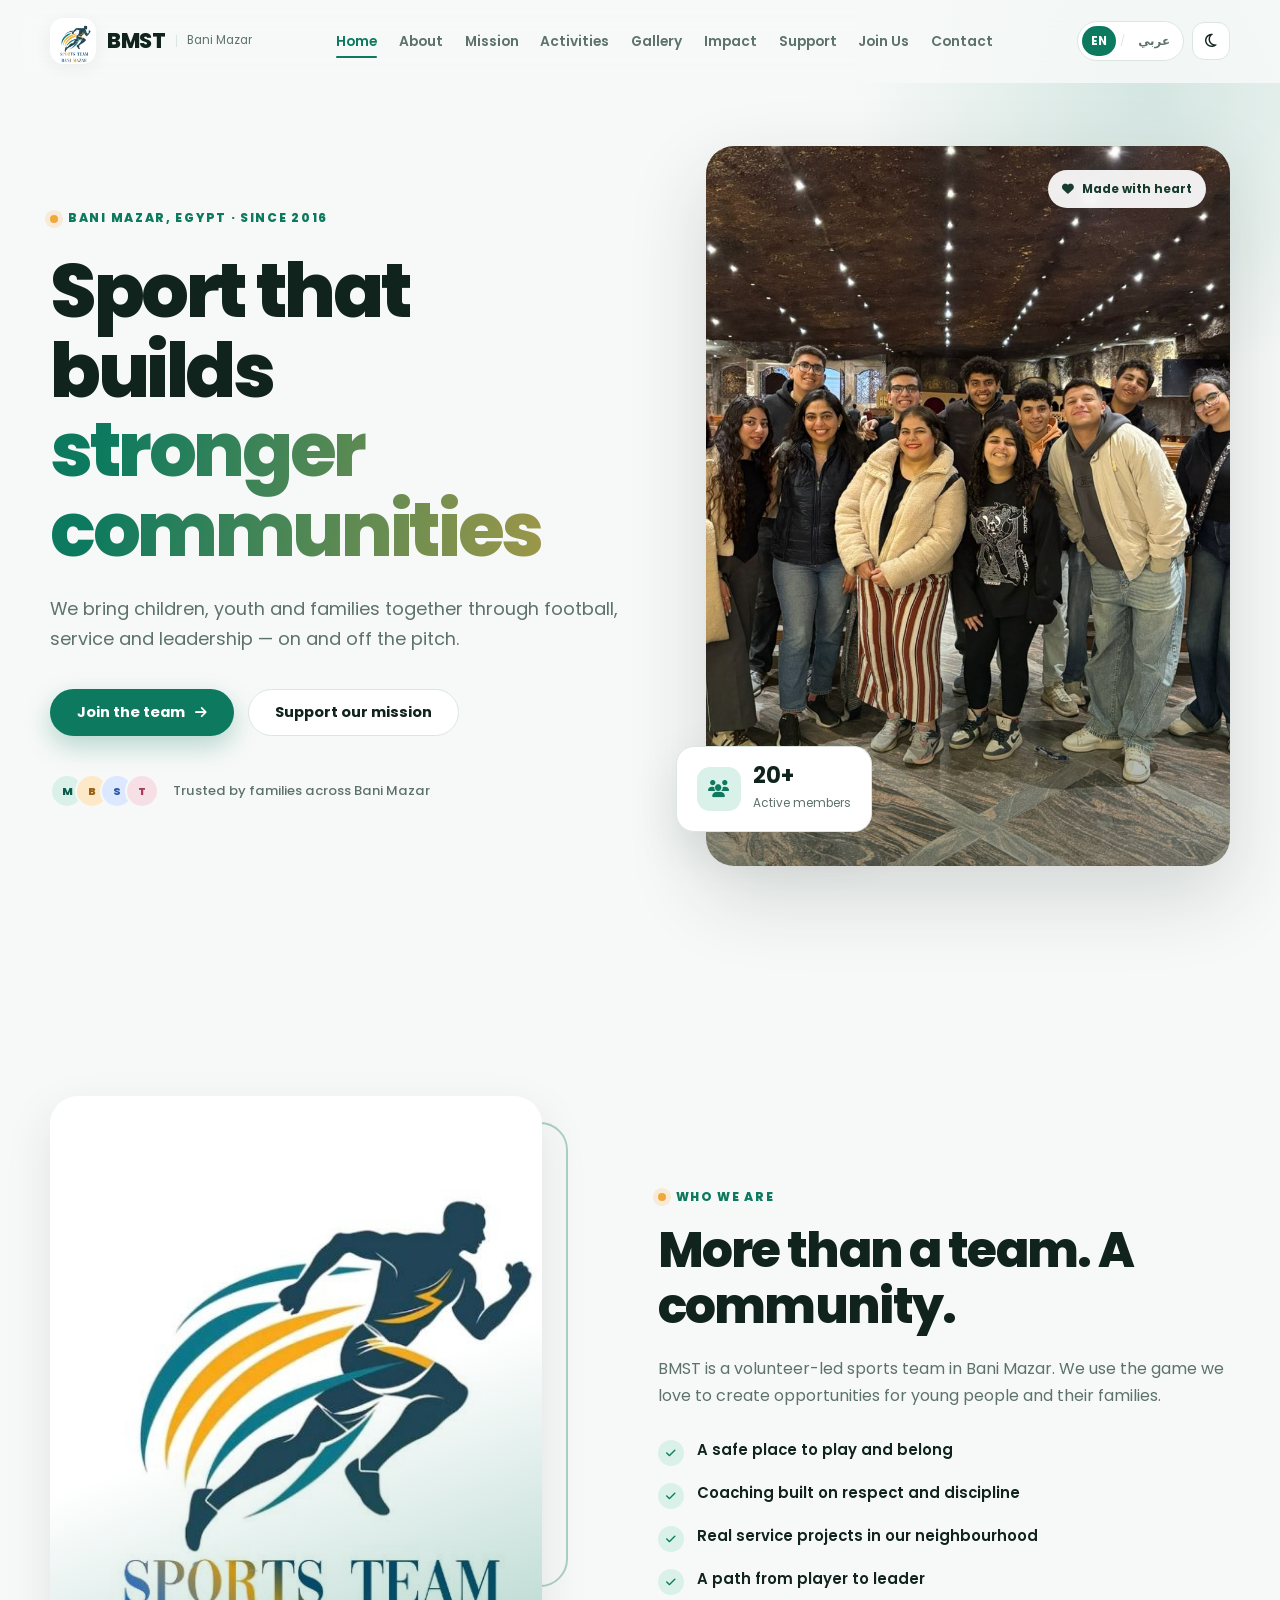
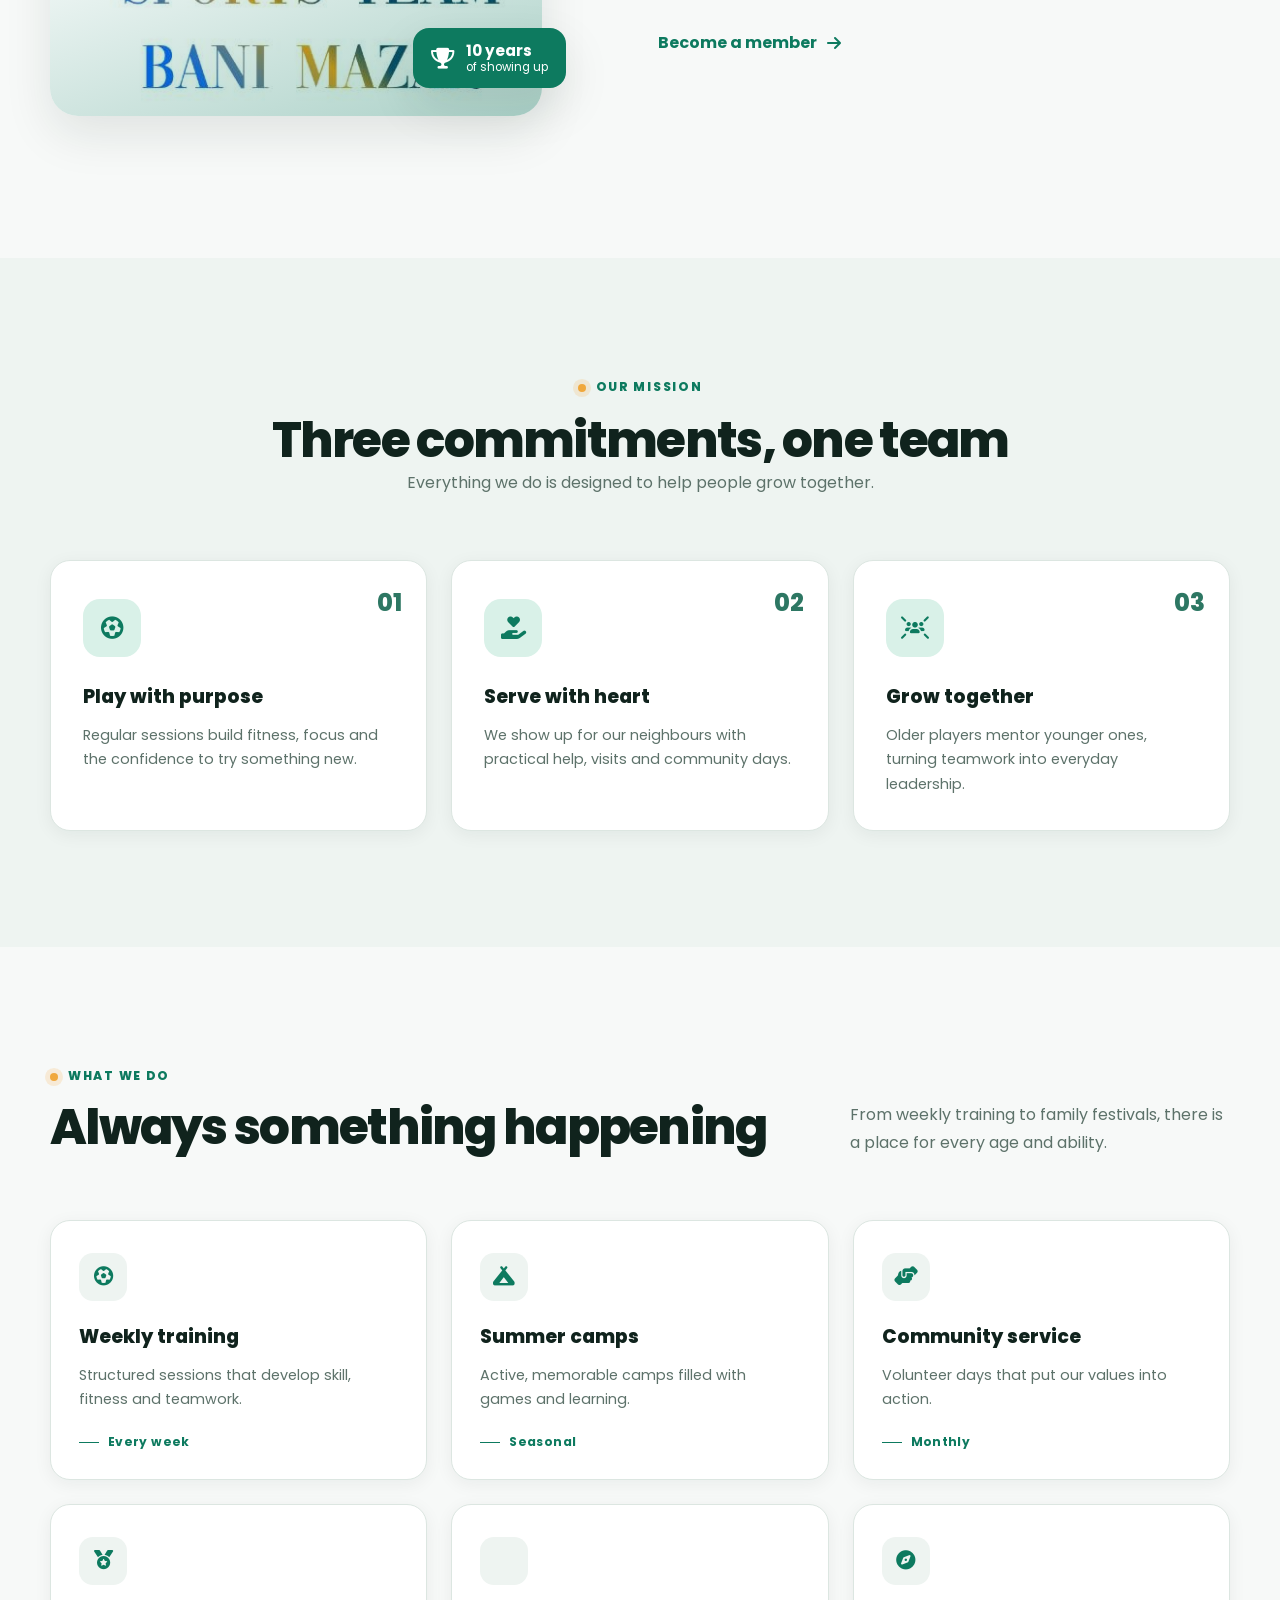
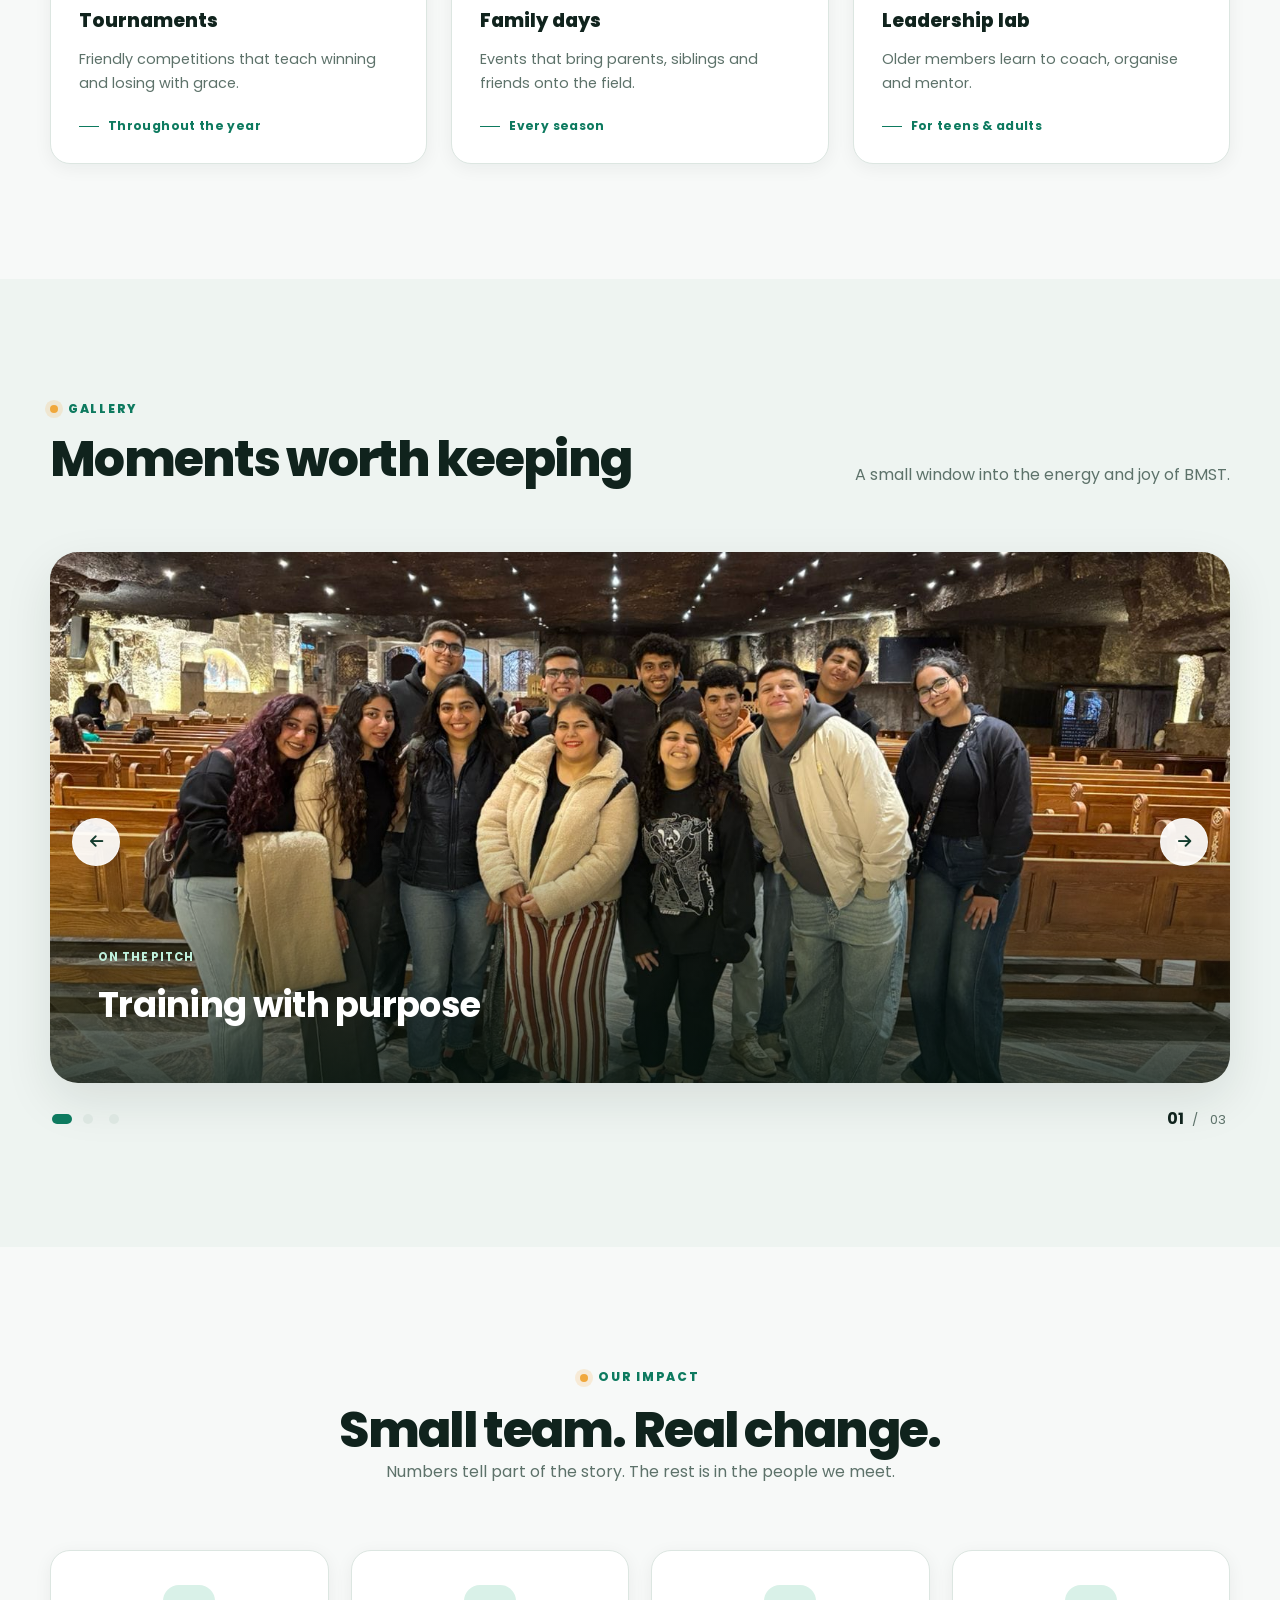
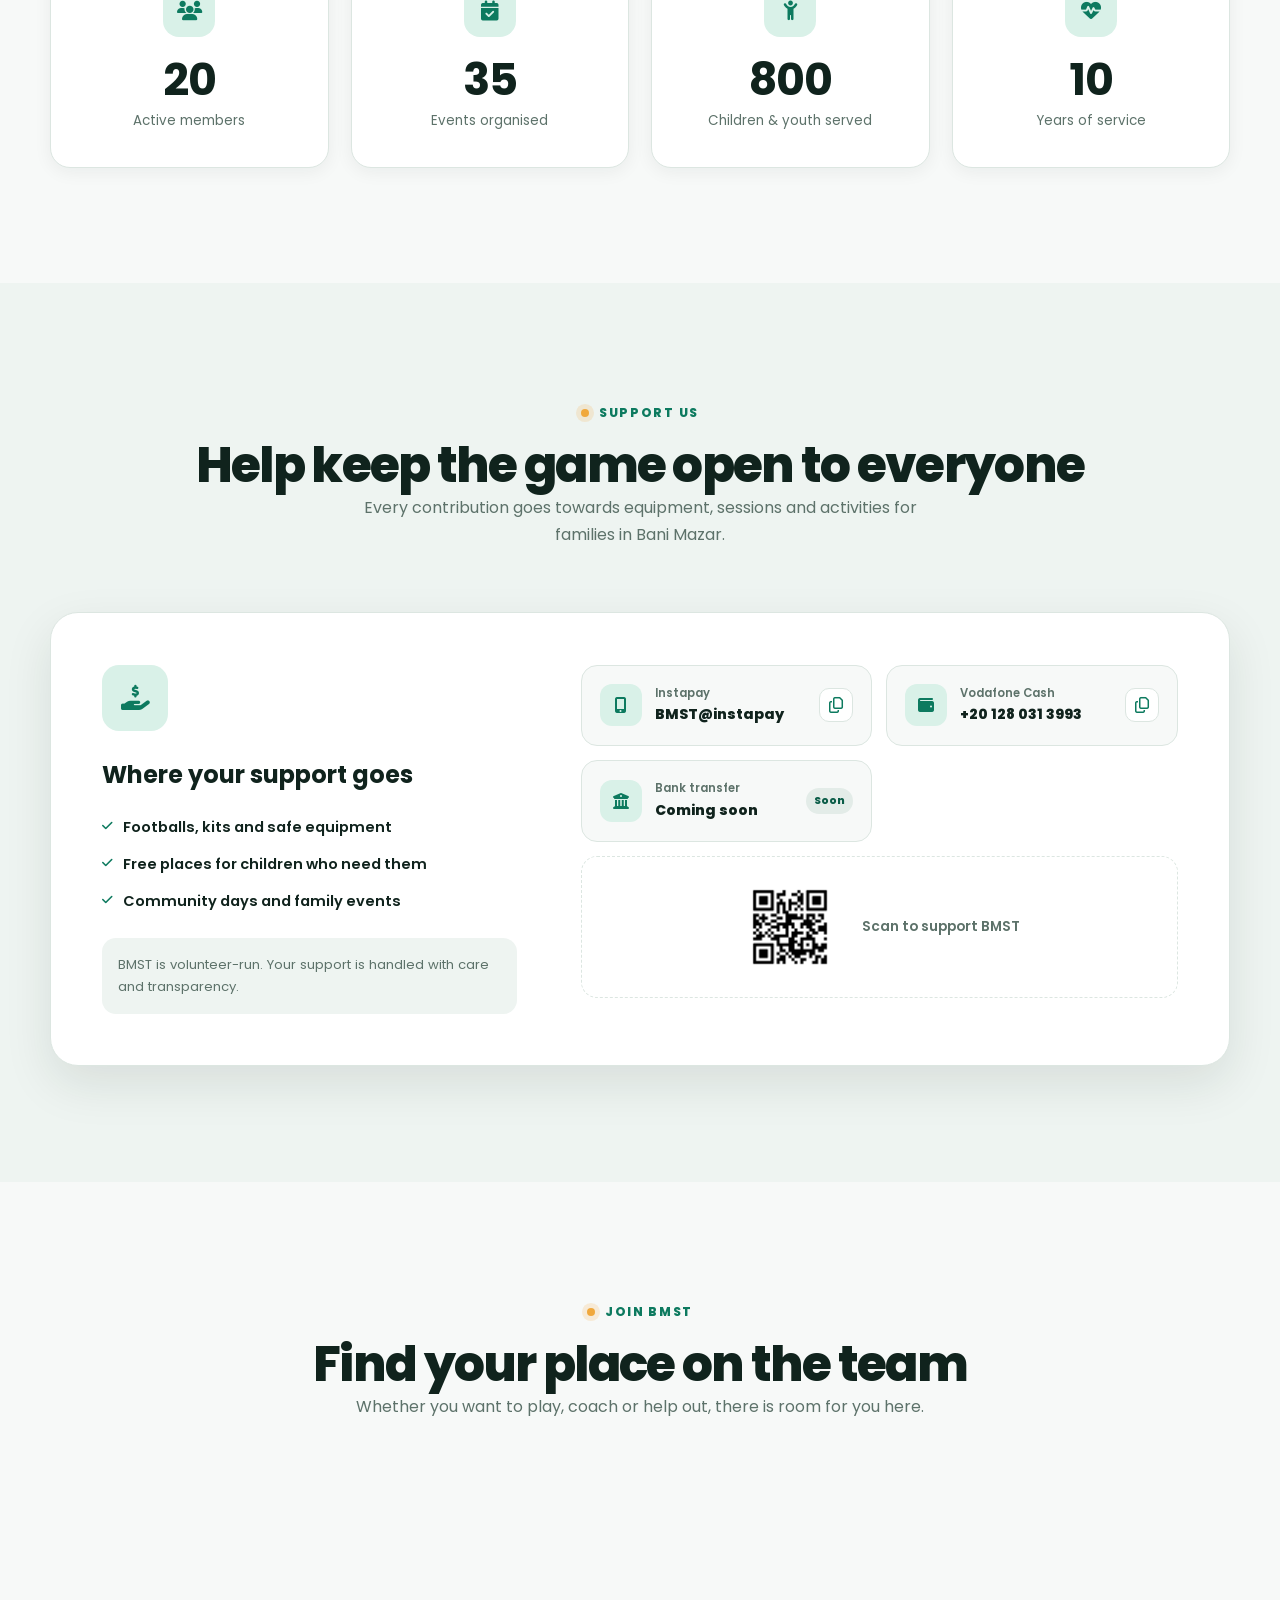
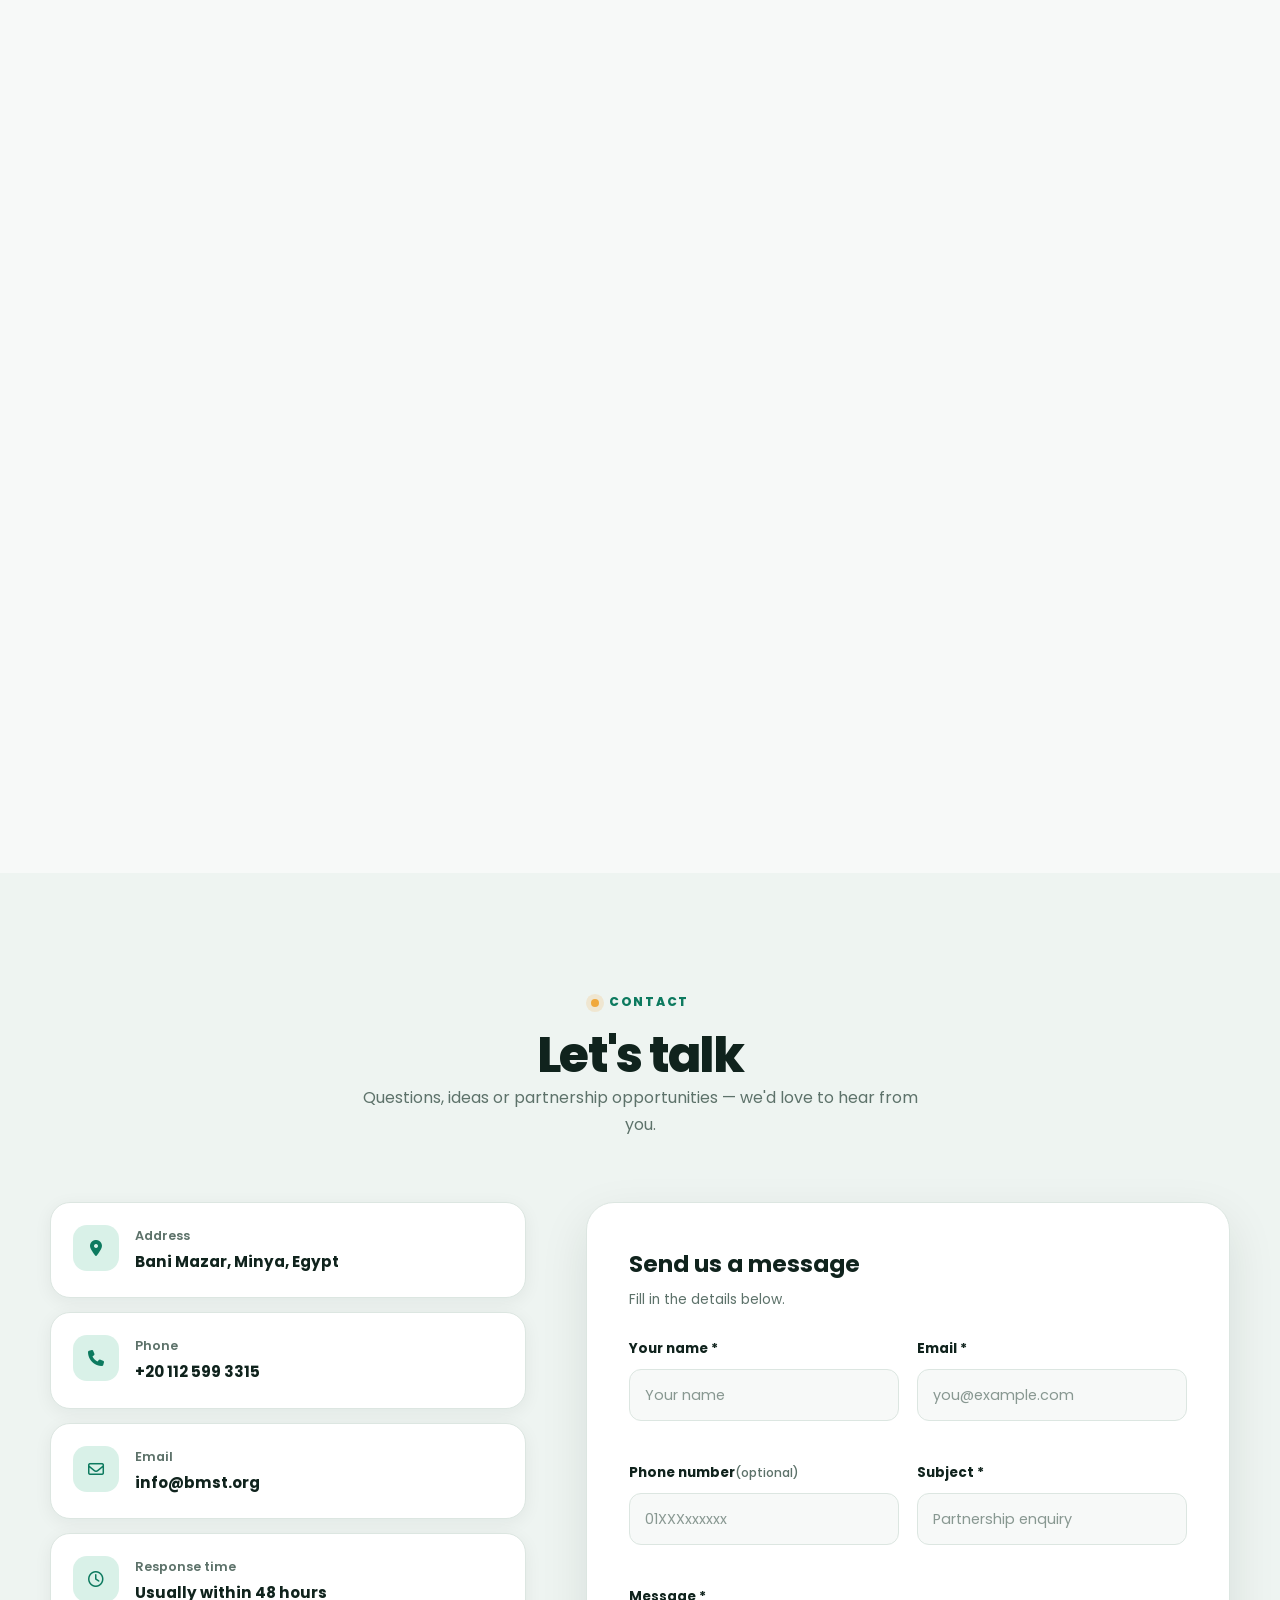
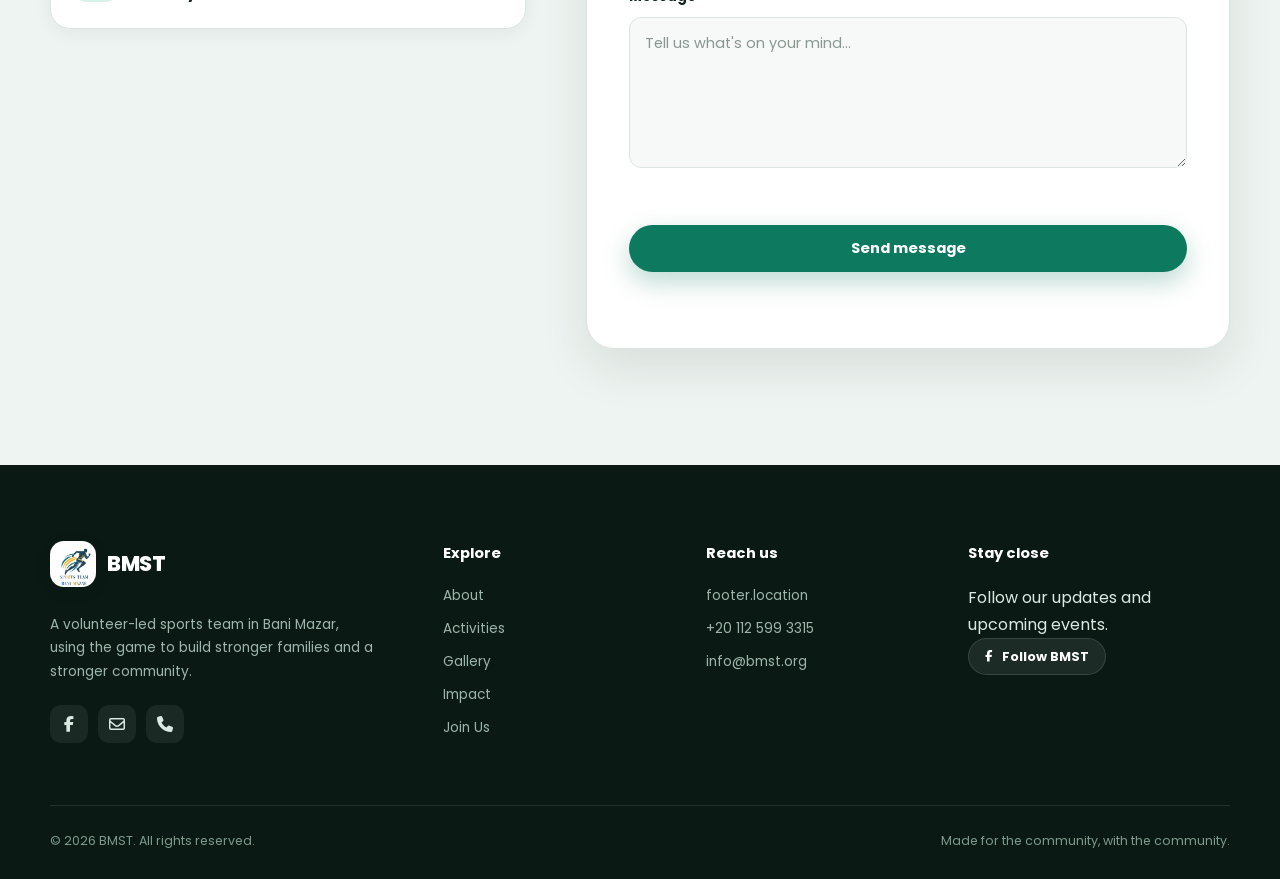
<file: index.html>
<!DOCTYPE html>
<html lang="en" dir="ltr" data-theme="light">
<head>
    <meta charset="UTF-8">
    <meta name="viewport" content="width=device-width, initial-scale=1.0">
    <meta name="color-scheme" content="light dark">

    <title data-i18n="meta.title">BMST | Sports That Build Community</title>
    <meta name="description" data-i18n-attr="content:meta.description" content="BMST is a community sports team in Bani Mazar, Egypt, empowering children and youth through sport, service and leadership.">
    <meta name="keywords" content="BMST, Bani Mazar, sports team, community, youth, Egypt, football, volunteer">
    <meta name="author" content="BMST">
    <meta name="theme-color" content="#0d7a5f">

    <link rel="icon" type="image/jpeg" href="images/BMST.jpeg">
    <link rel="preconnect" href="https://fonts.googleapis.com">
    <link rel="preconnect" href="https://fonts.gstatic.com" crossorigin>
    <link href="https://fonts.googleapis.com/css2?family=Cairo:wght@400;500;600;700;800&family=Poppins:wght@400;500;600;700;800&display=swap" rel="stylesheet">
    <link rel="stylesheet" href="https://cdnjs.cloudflare.com/ajax/libs/font-awesome/6.7.2/css/all.min.css">
    <link rel="stylesheet" href="style.css">

    <script>
        /* Apply saved theme/language before paint to avoid a flash of the wrong theme. */
        (function () {
            document.documentElement.classList.add('js');
            try {
                var savedTheme = localStorage.getItem('bmst-theme');
                var prefersDark = window.matchMedia && window.matchMedia('(prefers-color-scheme: dark)').matches;
                if (savedTheme === 'dark' || (!savedTheme && prefersDark)) {
                    document.documentElement.dataset.theme = 'dark';
                }
                if (localStorage.getItem('bmst-lang') === 'ar') {
                    document.documentElement.lang = 'ar';
                    document.documentElement.dir = 'rtl';
                }
            } catch (e) { /* Storage can be unavailable in private mode. */ }
        })();
    </script>
</head>

<body data-whatsapp="201125993315">
    <a class="skip-link" href="#main" data-i18n="common.skip">Skip to content</a>

    <!-- Header -->
    <header class="site-header" id="site-header">
        <nav class="navbar container" aria-label="Primary">
            <a class="brand" href="#home">
                <img src="images/BMST.jpeg" alt="" width="46" height="46">
                <span class="brand-name">BMST</span>
                <span class="brand-sub" data-i18n="brand.sub">Bani Mazar</span>
            </a>

            <ul class="nav-links" id="nav-links">
                <li><a href="#home" data-i18n="nav.home">Home</a></li>
                <li><a href="#about" data-i18n="nav.about">About</a></li>
                <li><a href="#mission" data-i18n="nav.mission">Mission</a></li>
                <li><a href="#activities" data-i18n="nav.activities">Activities</a></li>
                <li><a href="#gallery" data-i18n="nav.gallery">Gallery</a></li>
                <li><a href="#impact" data-i18n="nav.impact">Impact</a></li>
                <li><a href="#donate" data-i18n="nav.donate">Support</a></li>
                <li><a href="#join" data-i18n="nav.join">Join Us</a></li>
                <li><a href="#contact" data-i18n="nav.contact">Contact</a></li>
            </ul>

            <div class="header-actions">
                <div class="lang-switch" role="group" data-i18n-aria-label="common.language">
                    <button type="button" class="lang-btn is-active" data-lang="en" aria-pressed="true" aria-label="EN — English">EN</button>
                    <span class="lang-divider" aria-hidden="true">/</span>
                    <button type="button" class="lang-btn" data-lang="ar" aria-pressed="false" aria-label="عربي — العربية">عربي</button>
                </div>

                <button type="button" class="icon-btn" id="theme-toggle" data-i18n-aria-label="common.theme" data-i18n-title="common.theme" title="Toggle theme">
                    <i class="fa-regular fa-moon" aria-hidden="true"></i>
                </button>

                <button type="button" class="icon-btn menu-btn" id="menu-btn" aria-expanded="false" aria-controls="nav-links" data-i18n-aria-label="common.menu" data-i18n-title="common.menu" title="Open menu">
                    <i class="fa-solid fa-bars" aria-hidden="true"></i>
                </button>
            </div>
        </nav>
    </header>

    <main id="main">
        <!-- Hero -->
        <section class="hero" id="home">
            <div class="container hero-grid">
                <div class="hero-copy reveal">
                    <p class="eyebrow"><span class="eyebrow-dot"></span><span data-i18n="hero.eyebrow">Bani Mazar, Egypt · Since 2016</span></p>
                    <h1>
                        <span data-i18n="hero.title1">Sport that builds</span>
                        <span class="gradient-text" data-i18n="hero.title2">stronger communities</span>
                    </h1>
                    <p class="hero-lead" data-i18n="hero.lead">We bring children, youth and families together through football, service and leadership — on and off the pitch.</p>

                    <div class="hero-actions">
                        <a class="btn btn-primary" href="#join">
                            <span data-i18n="hero.join">Join the team</span>
                            <i class="fa-solid fa-arrow-right" aria-hidden="true"></i>
                        </a>
                        <a class="btn btn-ghost" href="#donate" data-i18n="hero.support">Support our mission</a>
                    </div>

                    <div class="hero-proof">
                        <div class="avatar-stack" aria-hidden="true">
                            <span>M</span><span>B</span><span>S</span><span>T</span>
                        </div>
                        <p data-i18n="hero.proof">Trusted by families across Bani Mazar</p>
                    </div>
                </div>

                <div class="hero-visual reveal">
                    <div class="hero-image-wrap">
                        <img src="images/team.jpeg" alt="BMST players training together" data-i18n-alt="hero.imageAlt" width="620" height="720" fetchpriority="high">
                        <div class="hero-image-shade" aria-hidden="true"></div>
                        <div class="floating-stat">
                            <span class="floating-stat-icon"><i class="fa-solid fa-users" aria-hidden="true"></i></span>
                            <span>
                                <strong>20+</strong>
                                <small data-i18n="hero.stat">Active members</small>
                            </span>
                        </div>
                        <div class="hero-year"><i class="fa-solid fa-heart" aria-hidden="true"></i><span data-i18n="hero.year">Made with heart</span></div>
                    </div>
                </div>
            </div>
        </section>

        <!-- About -->
        <section class="section about" id="about">
            <div class="container about-grid">
                <div class="about-media reveal">
                    <div class="about-image-frame">
                        <img src="images/BMST.jpeg" alt="BMST community sports team" data-i18n-alt="about.imageAlt" width="560" height="620" loading="lazy">
                    </div>
                    <div class="about-badge">
                        <i class="fa-solid fa-trophy" aria-hidden="true"></i>
                        <div>
                            <strong data-i18n="about.badgeTitle">10 years</strong>
                            <span data-i18n="about.badgeText">of showing up</span>
                        </div>
                    </div>
                </div>

                <div class="about-copy reveal">
                    <p class="eyebrow"><span class="eyebrow-dot"></span><span data-i18n="about.eyebrow">Who we are</span></p>
                    <h2 class="section-heading" data-i18n="about.title">More than a team. A community.</h2>
                    <p class="section-intro" data-i18n="about.intro">BMST is a volunteer-led sports team in Bani Mazar. We use the game we love to create opportunities for young people and their families.</p>

                    <ul class="feature-list">
                        <li><span class="check"><i class="fa-solid fa-check" aria-hidden="true"></i></span><span data-i18n="about.f1">A safe place to play and belong</span></li>
                        <li><span class="check"><i class="fa-solid fa-check" aria-hidden="true"></i></span><span data-i18n="about.f2">Coaching built on respect and discipline</span></li>
                        <li><span class="check"><i class="fa-solid fa-check" aria-hidden="true"></i></span><span data-i18n="about.f3">Real service projects in our neighbourhood</span></li>
                        <li><span class="check"><i class="fa-solid fa-check" aria-hidden="true"></i></span><span data-i18n="about.f4">A path from player to leader</span></li>
                    </ul>

                    <a class="text-link" href="#join">
                        <span data-i18n="about.cta">Become a member</span>
                        <i class="fa-solid fa-arrow-right" aria-hidden="true"></i>
                    </a>
                </div>
            </div>
        </section>

        <!-- Mission -->
        <section class="section section-tint" id="mission">
            <div class="container">
                <div class="section-head center reveal">
                    <p class="eyebrow"><span class="eyebrow-dot"></span><span data-i18n="mission.eyebrow">Our mission</span></p>
                    <h2 class="section-heading" data-i18n="mission.title">Three commitments, one team</h2>
                    <p class="section-intro" data-i18n="mission.intro">Everything we do is designed to help people grow together.</p>
                </div>

                <div class="card-grid three">
                    <article class="value-card reveal">
                        <span class="icon-tile"><i class="fa-solid fa-futbol" aria-hidden="true"></i></span>
                        <h3 data-i18n="mission.p1Title">Play with purpose</h3>
                        <p data-i18n="mission.p1Text">Regular sessions build fitness, focus and the confidence to try something new.</p>
                        <span class="card-index">01</span>
                    </article>
                    <article class="value-card reveal">
                        <span class="icon-tile"><i class="fa-solid fa-hand-holding-heart" aria-hidden="true"></i></span>
                        <h3 data-i18n="mission.p2Title">Serve with heart</h3>
                        <p data-i18n="mission.p2Text">We show up for our neighbours with practical help, visits and community days.</p>
                        <span class="card-index">02</span>
                    </article>
                    <article class="value-card reveal">
                        <span class="icon-tile"><i class="fa-solid fa-users-rays" aria-hidden="true"></i></span>
                        <h3 data-i18n="mission.p3Title">Grow together</h3>
                        <p data-i18n="mission.p3Text">Older players mentor younger ones, turning teamwork into everyday leadership.</p>
                        <span class="card-index">03</span>
                    </article>
                </div>
            </div>
        </section>

        <!-- Activities -->
        <section class="section" id="activities">
            <div class="container">
                <div class="section-head split reveal">
                    <div>
                        <p class="eyebrow"><span class="eyebrow-dot"></span><span data-i18n="activities.eyebrow">What we do</span></p>
                        <h2 class="section-heading" data-i18n="activities.title">Always something happening</h2>
                    </div>
                    <p class="section-intro" data-i18n="activities.intro">From weekly training to family festivals, there is a place for every age and ability.</p>
                </div>

                <div class="card-grid activity-grid">
                    <article class="activity-card reveal">
                        <span class="activity-icon"><i class="fa-solid fa-futbol" aria-hidden="true"></i></span>
                        <h3 data-i18n="activities.a1Title">Weekly training</h3>
                        <p data-i18n="activities.a1Text">Structured sessions that develop skill, fitness and teamwork.</p>
                        <span class="activity-meta" data-i18n="activities.a1Meta">Every week</span>
                    </article>
                    <article class="activity-card reveal">
                        <span class="activity-icon"><i class="fa-solid fa-campground" aria-hidden="true"></i></span>
                        <h3 data-i18n="activities.a2Title">Summer camps</h3>
                        <p data-i18n="activities.a2Text">Active, memorable camps filled with games and learning.</p>
                        <span class="activity-meta" data-i18n="activities.a2Meta">Seasonal</span>
                    </article>
                    <article class="activity-card reveal">
                        <span class="activity-icon"><i class="fa-solid fa-handshake-angle" aria-hidden="true"></i></span>
                        <h3 data-i18n="activities.a3Title">Community service</h3>
                        <p data-i18n="activities.a3Text">Volunteer days that put our values into action.</p>
                        <span class="activity-meta" data-i18n="activities.a3Meta">Monthly</span>
                    </article>
                    <article class="activity-card reveal">
                        <span class="activity-icon"><i class="fa-solid fa-medal" aria-hidden="true"></i></span>
                        <h3 data-i18n="activities.a4Title">Tournaments</h3>
                        <p data-i18n="activities.a4Text">Friendly competitions that teach winning and losing with grace.</p>
                        <span class="activity-meta" data-i18n="activities.a4Meta">Throughout the year</span>
                    </article>
                    <article class="activity-card reveal">
                        <span class="activity-icon"><i class="fa-solid fa-family" aria-hidden="true"></i></span>
                        <h3 data-i18n="activities.a5Title">Family days</h3>
                        <p data-i18n="activities.a5Text">Events that bring parents, siblings and friends onto the field.</p>
                        <span class="activity-meta" data-i18n="activities.a5Meta">Every season</span>
                    </article>
                    <article class="activity-card reveal">
                        <span class="activity-icon"><i class="fa-solid fa-compass" aria-hidden="true"></i></span>
                        <h3 data-i18n="activities.a6Title">Leadership lab</h3>
                        <p data-i18n="activities.a6Text">Older members learn to coach, organise and mentor.</p>
                        <span class="activity-meta" data-i18n="activities.a6Meta">For teens &amp; adults</span>
                    </article>
                </div>
            </div>
        </section>

        <!-- Gallery -->
        <section class="section section-tint" id="gallery">
            <div class="container">
                <div class="section-head split reveal">
                    <div>
                        <p class="eyebrow"><span class="eyebrow-dot"></span><span data-i18n="gallery.eyebrow">Gallery</span></p>
                        <h2 class="section-heading" data-i18n="gallery.title">Moments worth keeping</h2>
                    </div>
                    <p class="section-intro" data-i18n="gallery.intro">A small window into the energy and joy of BMST.</p>
                </div>

                <div class="slider" id="slider" tabindex="0" role="region" aria-roledescription="carousel" data-i18n-aria-label="gallery.carousel">
                    <div class="slider-viewport">
                        <div class="slider-track" id="slider-track">
                            <div class="slide" role="group" aria-roledescription="slide" aria-label="1 / 3">
                                <img src="images/team.jpeg" alt="Players during a training session" data-i18n-alt="gallery.s1Alt" loading="lazy">
                                <div class="slide-caption">
                                    <span class="slide-tag" data-i18n="gallery.s1Tag">On the pitch</span>
                                    <h3 data-i18n="gallery.s1Title">Training with purpose</h3>
                                </div>
                            </div>
                            <div class="slide" role="group" aria-roledescription="slide" aria-label="2 / 3">
                                <img src="images/BMST.jpeg" alt="BMST team members together" data-i18n-alt="gallery.s2Alt" loading="lazy">
                                <div class="slide-caption">
                                    <span class="slide-tag" data-i18n="gallery.s2Tag">Off the pitch</span>
                                    <h3 data-i18n="gallery.s2Title">A team off the field</h3>
                                </div>
                            </div>
                            <div class="slide slide-placeholder" role="group" aria-roledescription="slide" aria-label="3 / 3">
                                <div class="placeholder-art" aria-hidden="true">
                                    <i class="fa-solid fa-camera-retro"></i>
                                    <span data-i18n="gallery.s3Art">BMST</span>
                                </div>
                                <div class="slide-caption">
                                    <span class="slide-tag" data-i18n="gallery.s3Tag">Coming soon</span>
                                    <h3 data-i18n="gallery.s3Title">More stories to share</h3>
                                </div>
                            </div>
                        </div>
                    </div>

                    <button type="button" class="slider-btn prev" id="slider-prev" data-i18n-aria-label="common.previous" data-i18n-title="common.previous" title="Previous slide">
                        <i class="fa-solid fa-arrow-left" aria-hidden="true"></i>
                    </button>
                    <button type="button" class="slider-btn next" id="slider-next" data-i18n-aria-label="common.next" data-i18n-title="common.next" title="Next slide">
                        <i class="fa-solid fa-arrow-right" aria-hidden="true"></i>
                    </button>

                    <div class="slider-footer">
                        <div class="slider-dots" id="slider-dots" role="tablist" data-i18n-aria-label="gallery.dots"></div>
                        <p class="slider-count"><strong id="slider-current">01</strong> <span>/</span> <span id="slider-total">03</span></p>
                    </div>
                    <p class="sr-only" id="slider-live" aria-live="polite"></p>
                </div>
            </div>
        </section>

        <!-- Impact -->
        <section class="section" id="impact">
            <div class="container">
                <div class="section-head center reveal">
                    <p class="eyebrow"><span class="eyebrow-dot"></span><span data-i18n="impact.eyebrow">Our impact</span></p>
                    <h2 class="section-heading" data-i18n="impact.title">Small team. Real change.</h2>
                    <p class="section-intro" data-i18n="impact.intro">Numbers tell part of the story. The rest is in the people we meet.</p>
                </div>

                <div class="stats-grid">
                    <article class="stat-card reveal">
                        <span class="stat-icon"><i class="fa-solid fa-users" aria-hidden="true"></i></span>
                        <strong class="counter" data-target="20">0</strong>
                        <span data-i18n="impact.s1">Active members</span>
                    </article>
                    <article class="stat-card reveal">
                        <span class="stat-icon"><i class="fa-solid fa-calendar-check" aria-hidden="true"></i></span>
                        <strong class="counter" data-target="35">0</strong>
                        <span data-i18n="impact.s2">Events organised</span>
                    </article>
                    <article class="stat-card reveal">
                        <span class="stat-icon"><i class="fa-solid fa-child-reaching" aria-hidden="true"></i></span>
                        <strong class="counter" data-target="800">0</strong>
                        <span data-i18n="impact.s3">Children &amp; youth served</span>
                    </article>
                    <article class="stat-card reveal">
                        <span class="stat-icon"><i class="fa-solid fa-heart-pulse" aria-hidden="true"></i></span>
                        <strong class="counter" data-target="10">0</strong>
                        <span data-i18n="impact.s4">Years of service</span>
                    </article>
                </div>
            </div>
        </section>

        <!-- Support / Donate -->
        <section class="section section-tint" id="donate">
            <div class="container">
                <div class="section-head center reveal">
                    <p class="eyebrow"><span class="eyebrow-dot"></span><span data-i18n="donate.eyebrow">Support us</span></p>
                    <h2 class="section-heading" data-i18n="donate.title">Help keep the game open to everyone</h2>
                    <p class="section-intro" data-i18n="donate.intro">Every contribution goes towards equipment, sessions and activities for families in Bani Mazar.</p>
                </div>

                <div class="donate-panel reveal">
                    <div class="donate-copy">
                        <span class="icon-tile large"><i class="fa-solid fa-hand-holding-dollar" aria-hidden="true"></i></span>
                        <h3 data-i18n="donate.blockTitle">Where your support goes</h3>
                        <ul class="donate-list">
                            <li><i class="fa-solid fa-check" aria-hidden="true"></i><span data-i18n="donate.d1">Footballs, kits and safe equipment</span></li>
                            <li><i class="fa-solid fa-check" aria-hidden="true"></i><span data-i18n="donate.d2">Free places for children who need them</span></li>
                            <li><i class="fa-solid fa-check" aria-hidden="true"></i><span data-i18n="donate.d3">Community days and family events</span></li>
                        </ul>
                        <p class="donate-note" data-i18n="donate.note">BMST is volunteer-run. Your support is handled with care and transparency.</p>
                    </div>

                    <div class="donate-methods">
                        <article class="method-card">
                            <span class="method-icon"><i class="fa-solid fa-mobile-screen-button" aria-hidden="true"></i></span>
                            <div class="method-text">
                                <span class="method-label" data-i18n="donate.instapay">Instapay</span>
                                <code>BMST@instapay</code>
                            </div>
                            <button type="button" class="copy-btn" data-copy="BMST@instapay" data-i18n-aria-label="donate.copyInstapay" data-i18n-title="donate.copyInstapay" title="Copy Instapay address">
                                <i class="fa-regular fa-copy" aria-hidden="true"></i>
                            </button>
                        </article>

                        <article class="method-card">
                            <span class="method-icon"><i class="fa-solid fa-wallet" aria-hidden="true"></i></span>
                            <div class="method-text">
                                <span class="method-label" data-i18n="donate.vodafone">Vodafone Cash</span>
                                <code>+20 128 031 3993</code>
                            </div>
                            <button type="button" class="copy-btn" data-copy="+201280313993" data-i18n-aria-label="donate.copyPhone" data-i18n-title="donate.copyPhone" title="Copy phone number">
                                <i class="fa-regular fa-copy" aria-hidden="true"></i>
                            </button>
                        </article>

                        <article class="method-card">
                            <span class="method-icon"><i class="fa-solid fa-building-columns" aria-hidden="true"></i></span>
                            <div class="method-text">
                                <span class="method-label" data-i18n="donate.bank">Bank transfer</span>
                                <code data-i18n="donate.bankSoon">Coming soon</code>
                            </div>
                            <span class="method-pill" data-i18n="donate.soon">Soon</span>
                        </article>

                        <div class="qr-card">
                            <img src="images/QR.png" alt="Payment QR code" data-i18n-alt="donate.qrAlt" loading="lazy" width="180" height="180">
                            <p data-i18n="donate.qrText">Scan to support BMST</p>
                        </div>
                    </div>
                </div>
            </div>
        </section>

        <!-- Join -->
        <section class="section" id="join">
            <div class="container">
                <div class="section-head center reveal">
                    <p class="eyebrow"><span class="eyebrow-dot"></span><span data-i18n="join.eyebrow">Join BMST</span></p>
                    <h2 class="section-heading" data-i18n="join.title">Find your place on the team</h2>
                    <p class="section-intro" data-i18n="join.intro">Whether you want to play, coach or help out, there is room for you here.</p>
                </div>

                <div class="join-layout">
                    <aside class="join-aside reveal">
                        <h3 data-i18n="join.why">Why join us?</h3>
                        <div class="join-point"><span><i class="fa-solid fa-heart" aria-hidden="true"></i></span><div><h4 data-i18n="join.j1Title">Make a difference</h4><p data-i18n="join.j1Text">See the impact of your time in real people's lives.</p></div></div>
                        <div class="join-point"><span><i class="fa-solid fa-user-group" aria-hidden="true"></i></span><div><h4 data-i18n="join.j2Title">Build friendships</h4><p data-i18n="join.j2Text">Meet people who care about the same things you do.</p></div></div>
                        <div class="join-point"><span><i class="fa-solid fa-compass-drafting" aria-hidden="true"></i></span><div><h4 data-i18n="join.j3Title">Learn by doing</h4><p data-i18n="join.j3Text">Gain practical coaching and leadership experience.</p></div></div>
                        <div class="join-aside-foot"><i class="fa-solid fa-shield-heart" aria-hidden="true"></i><span data-i18n="join.safety">We safeguard every member, on and off the field.</span></div>
                    </aside>

                    <form class="form-card reveal" id="join-form" novalidate>
                        <div class="form-card-head">
                            <h3 data-i18n="join.formTitle">Membership application</h3>
                            <p data-i18n="join.formSub">Takes less than two minutes.</p>
                        </div>

                        <div class="form-row">
                            <div class="field">
                                <label for="join-name" data-i18n="join.name">Full name *</label>
                                <input id="join-name" name="name" type="text" autocomplete="name" maxlength="80" required data-i18n-placeholder="join.namePh" placeholder="e.g. Mohamed Ahmed" aria-describedby="join-name-error">
                                <p class="field-error" id="join-name-error" data-error-for="name" role="alert"></p>
                            </div>
                            <div class="field field-sm">
                                <label for="join-age" data-i18n="join.age">Age *</label>
                                <input id="join-age" name="age" type="number" min="10" max="100" inputmode="numeric" required data-i18n-placeholder="join.agePh" placeholder="16" aria-describedby="join-age-error">
                                <p class="field-error" id="join-age-error" data-error-for="age" role="alert"></p>
                            </div>
                        </div>

                        <div class="form-row">
                            <div class="field">
                                <label for="join-phone" data-i18n="join.phone">Phone number *</label>
                                <input id="join-phone" name="phone" type="tel" autocomplete="tel" required data-i18n-placeholder="join.phonePh" placeholder="01XXXxxxxxx" aria-describedby="join-phone-error">
                                <p class="field-error" id="join-phone-error" data-error-for="phone" role="alert"></p>
                            </div>
                            <div class="field">
                                <label for="join-email" data-i18n="join.email">Email <span class="optional" data-i18n="common.optional">(optional)</span></label>
                                <input id="join-email" name="email" type="email" autocomplete="email" maxlength="120" data-i18n-placeholder="join.emailPh" placeholder="you@example.com" aria-describedby="join-email-error">
                                <p class="field-error" id="join-email-error" data-error-for="email" role="alert"></p>
                            </div>
                        </div>

                        <div class="field">
                            <label for="join-address" data-i18n="join.address">Neighbourhood <span class="optional" data-i18n="common.optional">(optional)</span></label>
                            <input id="join-address" name="address" type="text" autocomplete="address-level2" maxlength="160" data-i18n-placeholder="join.addressPh" placeholder="Bani Mazar, Minya" aria-describedby="join-address-error">
                            <p class="field-error" id="join-address-error" data-error-for="address" role="alert"></p>
                        </div>

                        <div class="field">
                            <label for="join-reason" data-i18n="join.reason">What would you like to do with us? <span class="optional" data-i18n="common.optional">(optional)</span></label>
                            <textarea id="join-reason" name="reason" rows="4" maxlength="1000" data-i18n-placeholder="join.reasonPh" placeholder="I'd love to help with weekly training..." aria-describedby="join-reason-error"></textarea>
                            <p class="field-error" id="join-reason-error" data-error-for="reason" role="alert"></p>
                        </div>

                        <div class="honeypot" aria-hidden="true">
                            <label for="join-website">Leave this empty</label>
                            <input id="join-website" name="website" type="text" tabindex="-1" autocomplete="off">
                        </div>

                        <button class="btn btn-primary btn-block" type="submit">
                            <span class="btn-label" data-i18n="join.submit">Send application</span>
                            <span class="spinner" aria-hidden="true"></span>
                        </button>
                        <p class="form-status" id="join-status" role="status" aria-live="polite"></p>
                        <a class="whatsapp-fallback" id="join-whatsapp" href="#" target="_blank" rel="noopener noreferrer" hidden>
                            <i class="fa-brands fa-whatsapp" aria-hidden="true"></i>
                            <span data-i18n="status.whatsappLink">Open WhatsApp</span>
                        </a>
                        <p class="form-fineprint" data-i18n="join.fineprint">We'll only use these details to get in touch about BMST.</p>
                    </form>
                </div>
            </div>
        </section>

        <!-- Contact -->
        <section class="section section-tint" id="contact">
            <div class="container">
                <div class="section-head center reveal">
                    <p class="eyebrow"><span class="eyebrow-dot"></span><span data-i18n="contact.eyebrow">Contact</span></p>
                    <h2 class="section-heading" data-i18n="contact.title">Let's talk</h2>
                    <p class="section-intro" data-i18n="contact.intro">Questions, ideas or partnership opportunities — we'd love to hear from you.</p>
                </div>

                <div class="contact-layout">
                    <div class="contact-info reveal">
                        <article class="contact-item">
                            <span><i class="fa-solid fa-location-dot" aria-hidden="true"></i></span>
                            <div><h3 data-i18n="contact.addressLabel">Address</h3><p data-i18n="contact.address">Bani Mazar, Minya, Egypt</p></div>
                        </article>
                        <article class="contact-item">
                            <span><i class="fa-solid fa-phone" aria-hidden="true"></i></span>
                            <div><h3 data-i18n="contact.phoneLabel">Phone</h3><a href="tel:+201125993315" dir="ltr">+20 112 599 3315</a></div>
                        </article>
                        <article class="contact-item">
                            <span><i class="fa-regular fa-envelope" aria-hidden="true"></i></span>
                            <div><h3 data-i18n="contact.emailLabel">Email</h3><a href="mailto:info@bmst.org" dir="ltr">info@bmst.org</a></div>
                        </article>
                        <article class="contact-item">
                            <span><i class="fa-regular fa-clock" aria-hidden="true"></i></span>
                            <div><h3 data-i18n="contact.hoursLabel">Response time</h3><p data-i18n="contact.hours">Usually within 48 hours</p></div>
                        </article>
                    </div>

                    <form class="form-card reveal" id="contact-form" novalidate>
                        <div class="form-card-head">
                            <h3 data-i18n="contact.formTitle">Send us a message</h3>
                            <p data-i18n="contact.formSub">Fill in the details below.</p>
                        </div>

                        <div class="form-row">
                            <div class="field">
                                <label for="contact-name" data-i18n="contact.name">Your name *</label>
                                <input id="contact-name" name="name" type="text" autocomplete="name" maxlength="80" required data-i18n-placeholder="contact.namePh" placeholder="Your name" aria-describedby="contact-name-error">
                                <p class="field-error" id="contact-name-error" data-error-for="name" role="alert"></p>
                            </div>
                            <div class="field">
                                <label for="contact-email" data-i18n="contact.email">Email *</label>
                                <input id="contact-email" name="email" type="email" autocomplete="email" maxlength="120" required data-i18n-placeholder="contact.emailPh" placeholder="you@example.com" aria-describedby="contact-email-error">
                                <p class="field-error" id="contact-email-error" data-error-for="email" role="alert"></p>
                            </div>
                        </div>

                        <div class="form-row">
                            <div class="field">
                                <label for="contact-phone" data-i18n="contact.phone">Phone number <span class="optional" data-i18n="common.optional">(optional)</span></label>
                                <input id="contact-phone" name="phone" type="tel" autocomplete="tel" data-i18n-placeholder="contact.phonePh" placeholder="01XXXxxxxxx" aria-describedby="contact-phone-error">
                                <p class="field-error" id="contact-phone-error" data-error-for="phone" role="alert"></p>
                            </div>
                            <div class="field">
                                <label for="contact-subject" data-i18n="contact.subject">Subject *</label>
                                <input id="contact-subject" name="subject" type="text" maxlength="120" required data-i18n-placeholder="contact.subjectPh" placeholder="Partnership enquiry" aria-describedby="contact-subject-error">
                                <p class="field-error" id="contact-subject-error" data-error-for="subject" role="alert"></p>
                            </div>
                        </div>

                        <div class="field">
                            <label for="contact-message" data-i18n="contact.message">Message *</label>
                            <textarea id="contact-message" name="message" rows="5" maxlength="2000" required data-i18n-placeholder="contact.messagePh" placeholder="Tell us what's on your mind..." aria-describedby="contact-message-error"></textarea>
                            <p class="field-error" id="contact-message-error" data-error-for="message" role="alert"></p>
                        </div>

                        <div class="honeypot" aria-hidden="true">
                            <label for="contact-website">Leave this empty</label>
                            <input id="contact-website" name="website" type="text" tabindex="-1" autocomplete="off">
                        </div>

                        <button class="btn btn-primary btn-block" type="submit">
                            <span class="btn-label" data-i18n="contact.submit">Send message</span>
                            <span class="spinner" aria-hidden="true"></span>
                        </button>
                        <p class="form-status" id="contact-status" role="status" aria-live="polite"></p>
                        <a class="whatsapp-fallback" id="contact-whatsapp" href="#" target="_blank" rel="noopener noreferrer" hidden>
                            <i class="fa-brands fa-whatsapp" aria-hidden="true"></i>
                            <span data-i18n="status.whatsappLink">Open WhatsApp</span>
                        </a>
                    </form>
                </div>
            </div>
        </section>
    </main>

    <!-- Footer -->
    <footer class="footer">
        <div class="container footer-grid">
            <div class="footer-brand">
                <a class="brand brand-light" href="#home">
                    <img src="images/BMST.jpeg" alt="" width="46" height="46" loading="lazy">
                    <span class="brand-name">BMST</span>
                </a>
                <p data-i18n="footer.about">A volunteer-led sports team in Bani Mazar, using the game to build stronger families and a stronger community.</p>
                <div class="footer-social">
                    <a href="https://www.facebook.com/share/1R9eKZ8sLs/" target="_blank" rel="noopener noreferrer" data-i18n-aria-label="footer.facebook" data-i18n-title="footer.facebook" title="Facebook"><i class="fa-brands fa-facebook-f" aria-hidden="true"></i></a>
                    <a href="mailto:info@bmst.org" data-i18n-aria-label="footer.email" data-i18n-title="footer.email" title="Email"><i class="fa-regular fa-envelope" aria-hidden="true"></i></a>
                    <a href="tel:+201125993315" data-i18n-aria-label="footer.phone" data-i18n-title="footer.phone" title="Phone"><i class="fa-solid fa-phone" aria-hidden="true"></i></a>
                </div>
            </div>

            <div>
                <h3 data-i18n="footer.explore">Explore</h3>
                <ul class="footer-links">
                    <li><a href="#about" data-i18n="nav.about">About</a></li>
                    <li><a href="#activities" data-i18n="nav.activities">Activities</a></li>
                    <li><a href="#gallery" data-i18n="nav.gallery">Gallery</a></li>
                    <li><a href="#impact" data-i18n="nav.impact">Impact</a></li>
                    <li><a href="#join" data-i18n="nav.join">Join Us</a></li>
                </ul>
            </div>

            <div>
                <h3 data-i18n="footer.reach">Reach us</h3>
                <ul class="footer-links">
                    <li data-i18n="footer.location">Bani Mazar, Minya</li>
                    <li><a href="tel:+201125993315" dir="ltr">+20 112 599 3315</a></li>
                    <li><a href="mailto:info@bmst.org" dir="ltr">info@bmst.org</a></li>
                </ul>
            </div>

            <div>
                <h3 data-i18n="footer.newsletter">Stay close</h3>
                <p data-i18n="footer.newsletterText">Follow our updates and upcoming events.</p>
                <a class="btn btn-footer" href="https://www.facebook.com/share/1R9eKZ8sLs/" target="_blank" rel="noopener noreferrer">
                    <i class="fa-brands fa-facebook-f" aria-hidden="true"></i>
                    <span data-i18n="footer.follow">Follow BMST</span>
                </a>
            </div>
        </div>

        <div class="container footer-bottom">
            <p>© <span id="year">2026</span> BMST. <span data-i18n="footer.rights">All rights reserved.</span></p>
            <p data-i18n="footer.made">Made for the community, with the community.</p>
        </div>
    </footer>

    <button type="button" class="to-top" id="to-top" data-i18n-aria-label="common.toTop" data-i18n-title="common.toTop" title="Back to top">
        <i class="fa-solid fa-arrow-up" aria-hidden="true"></i>
    </button>

    <div class="toast" id="toast" role="status" aria-live="polite" aria-atomic="true"></div>

    <script src="script.js"></script>
</body>
</html>
</file>
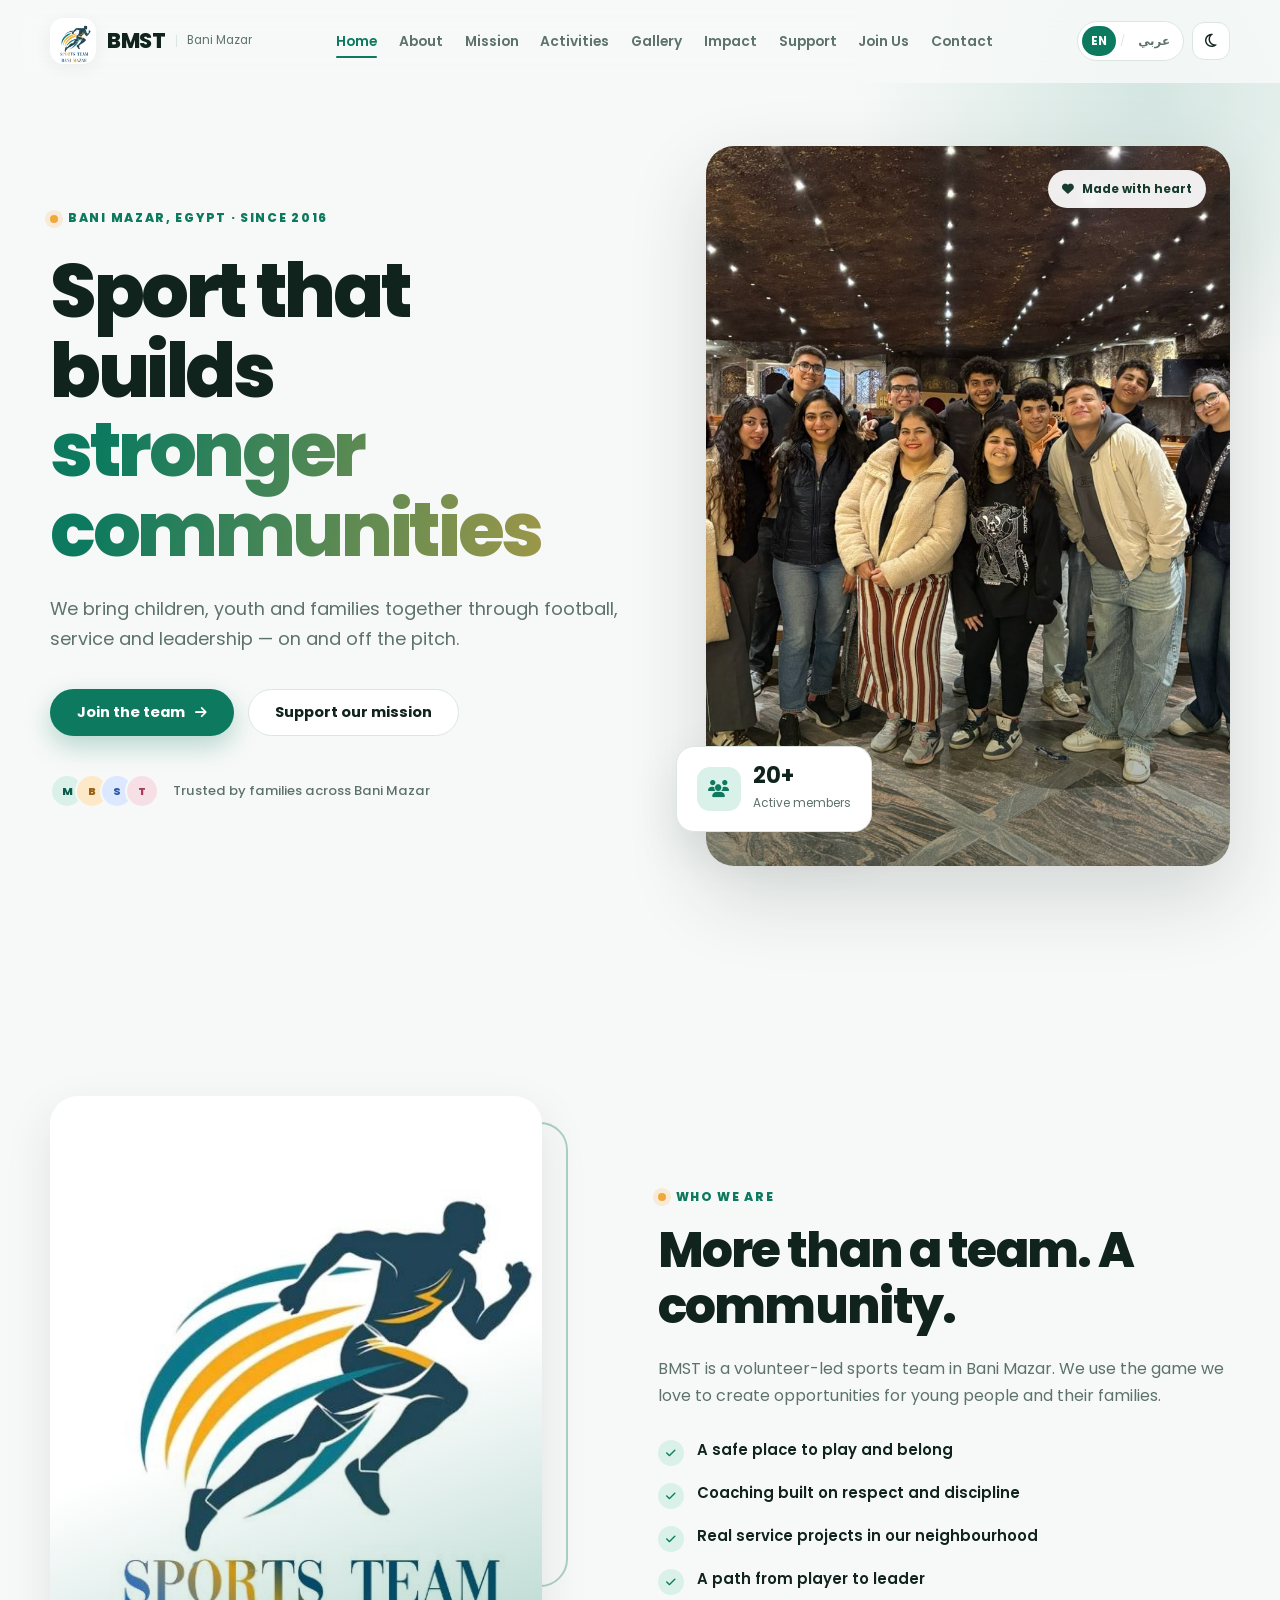
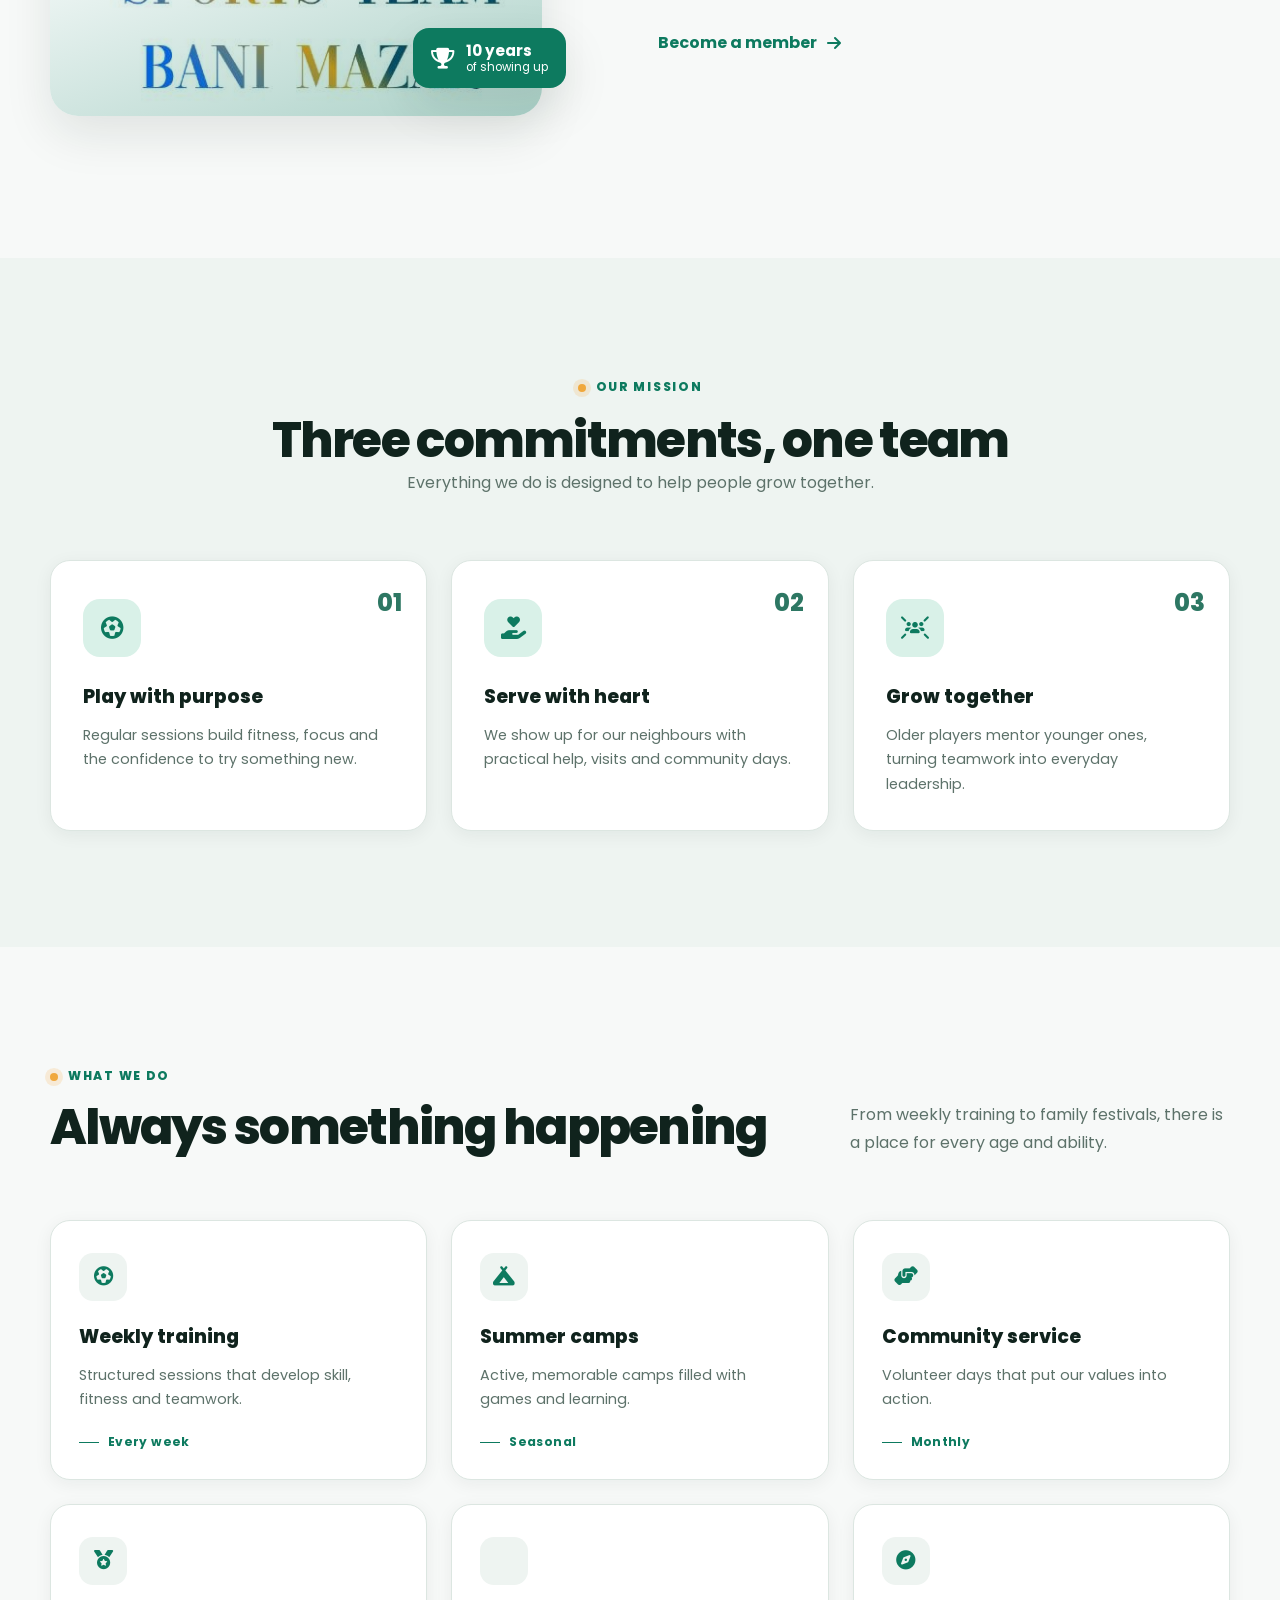
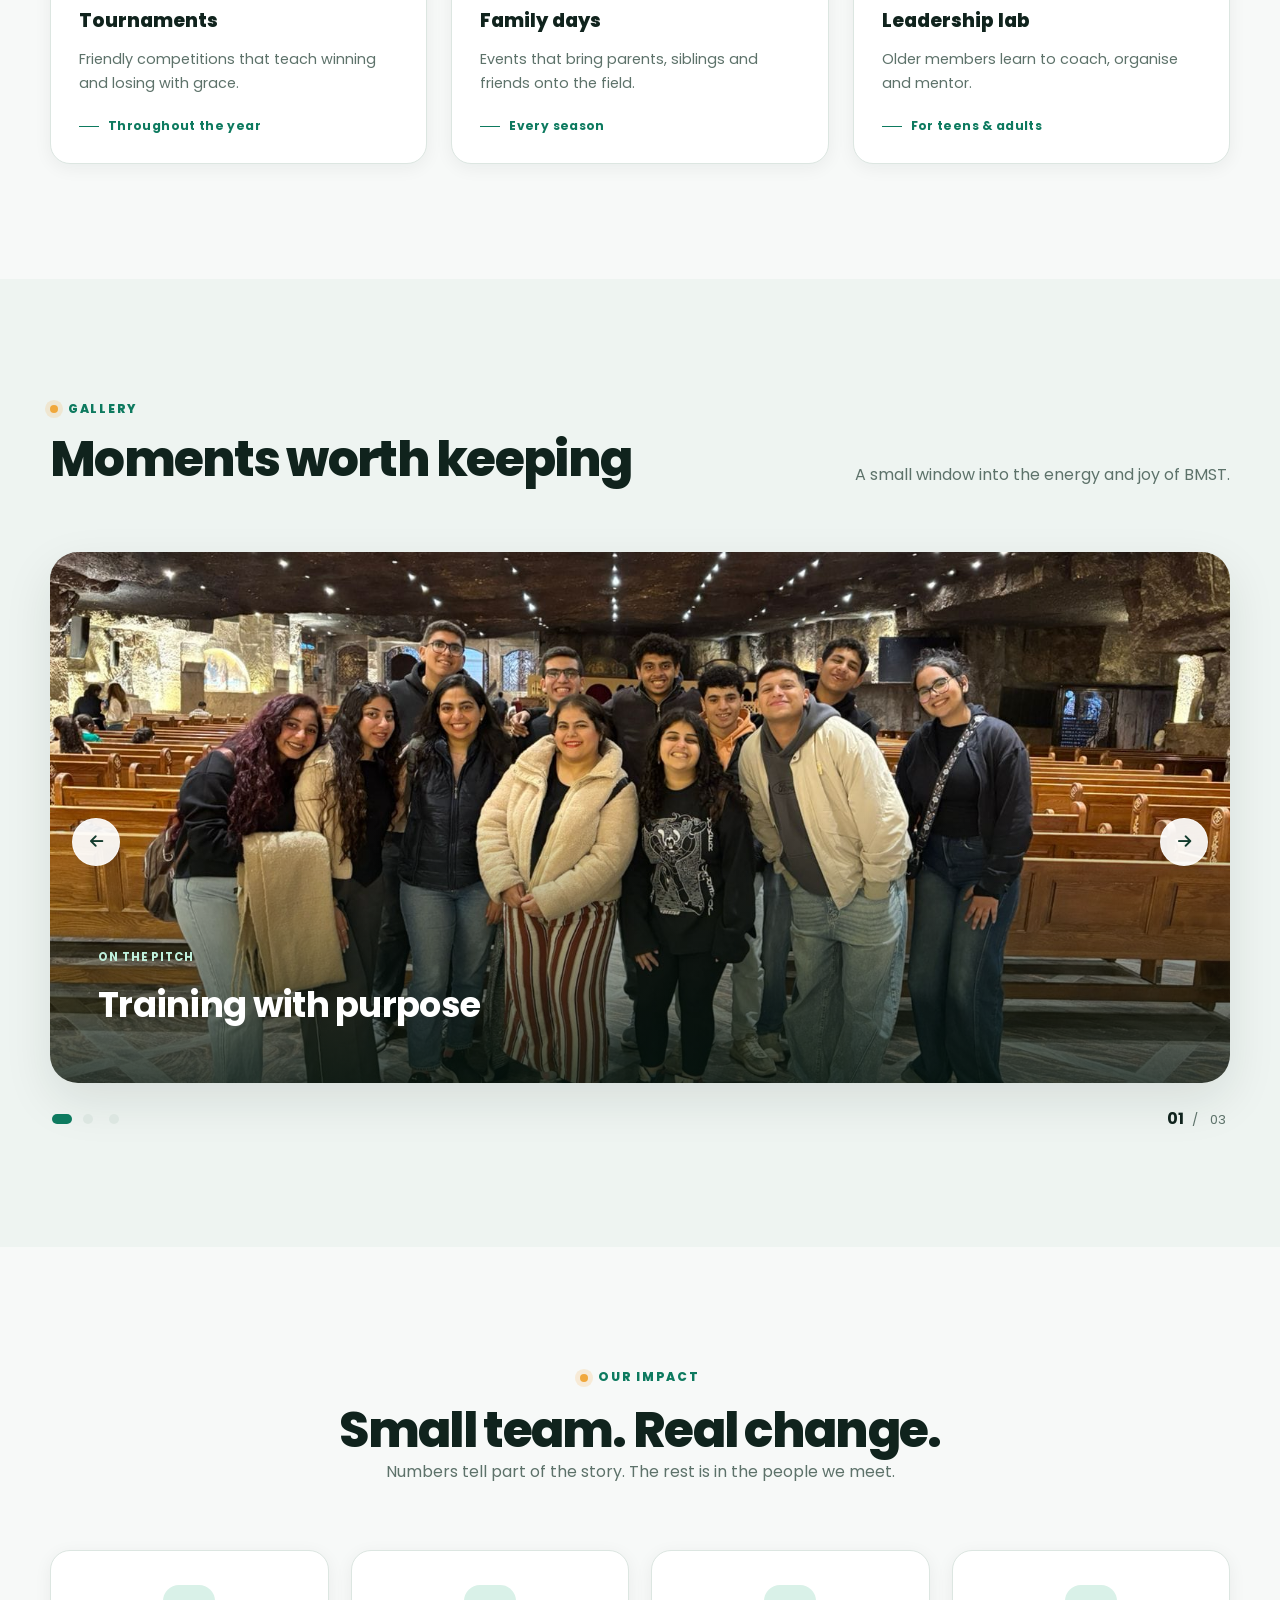
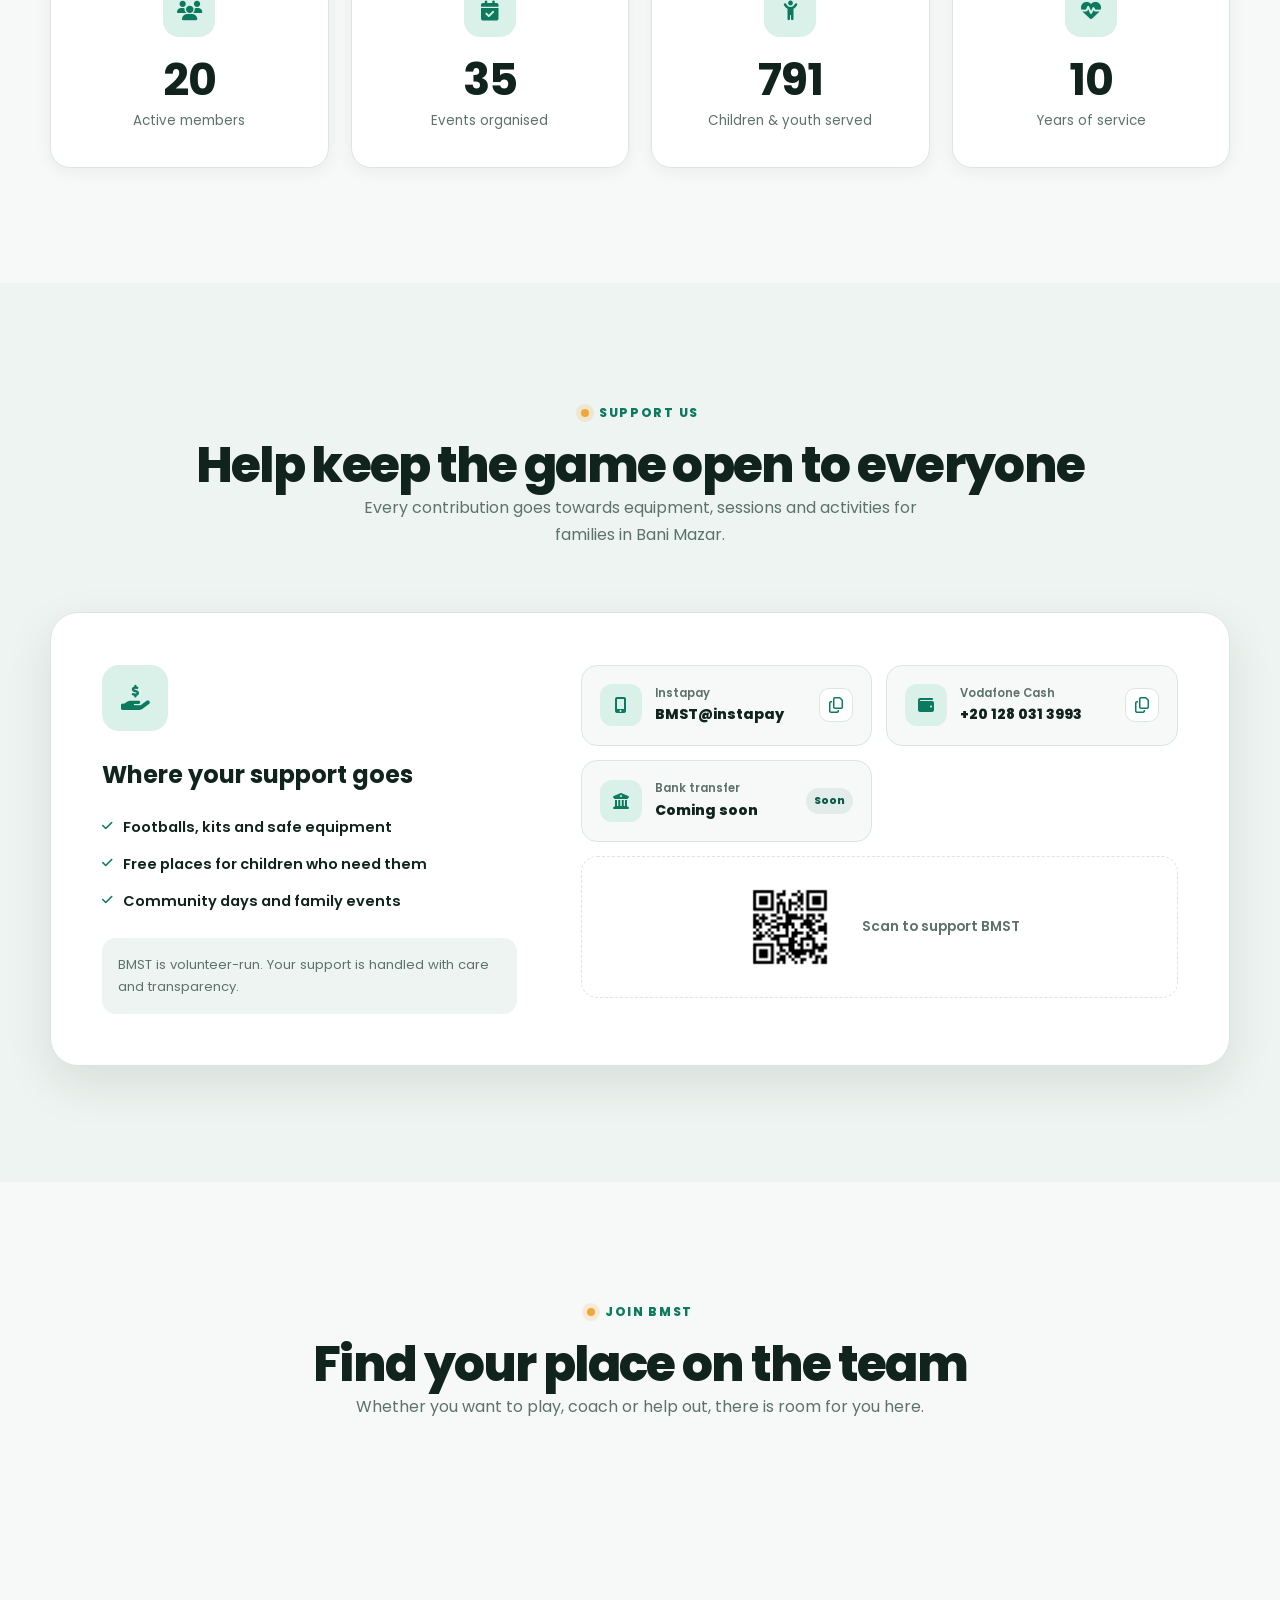
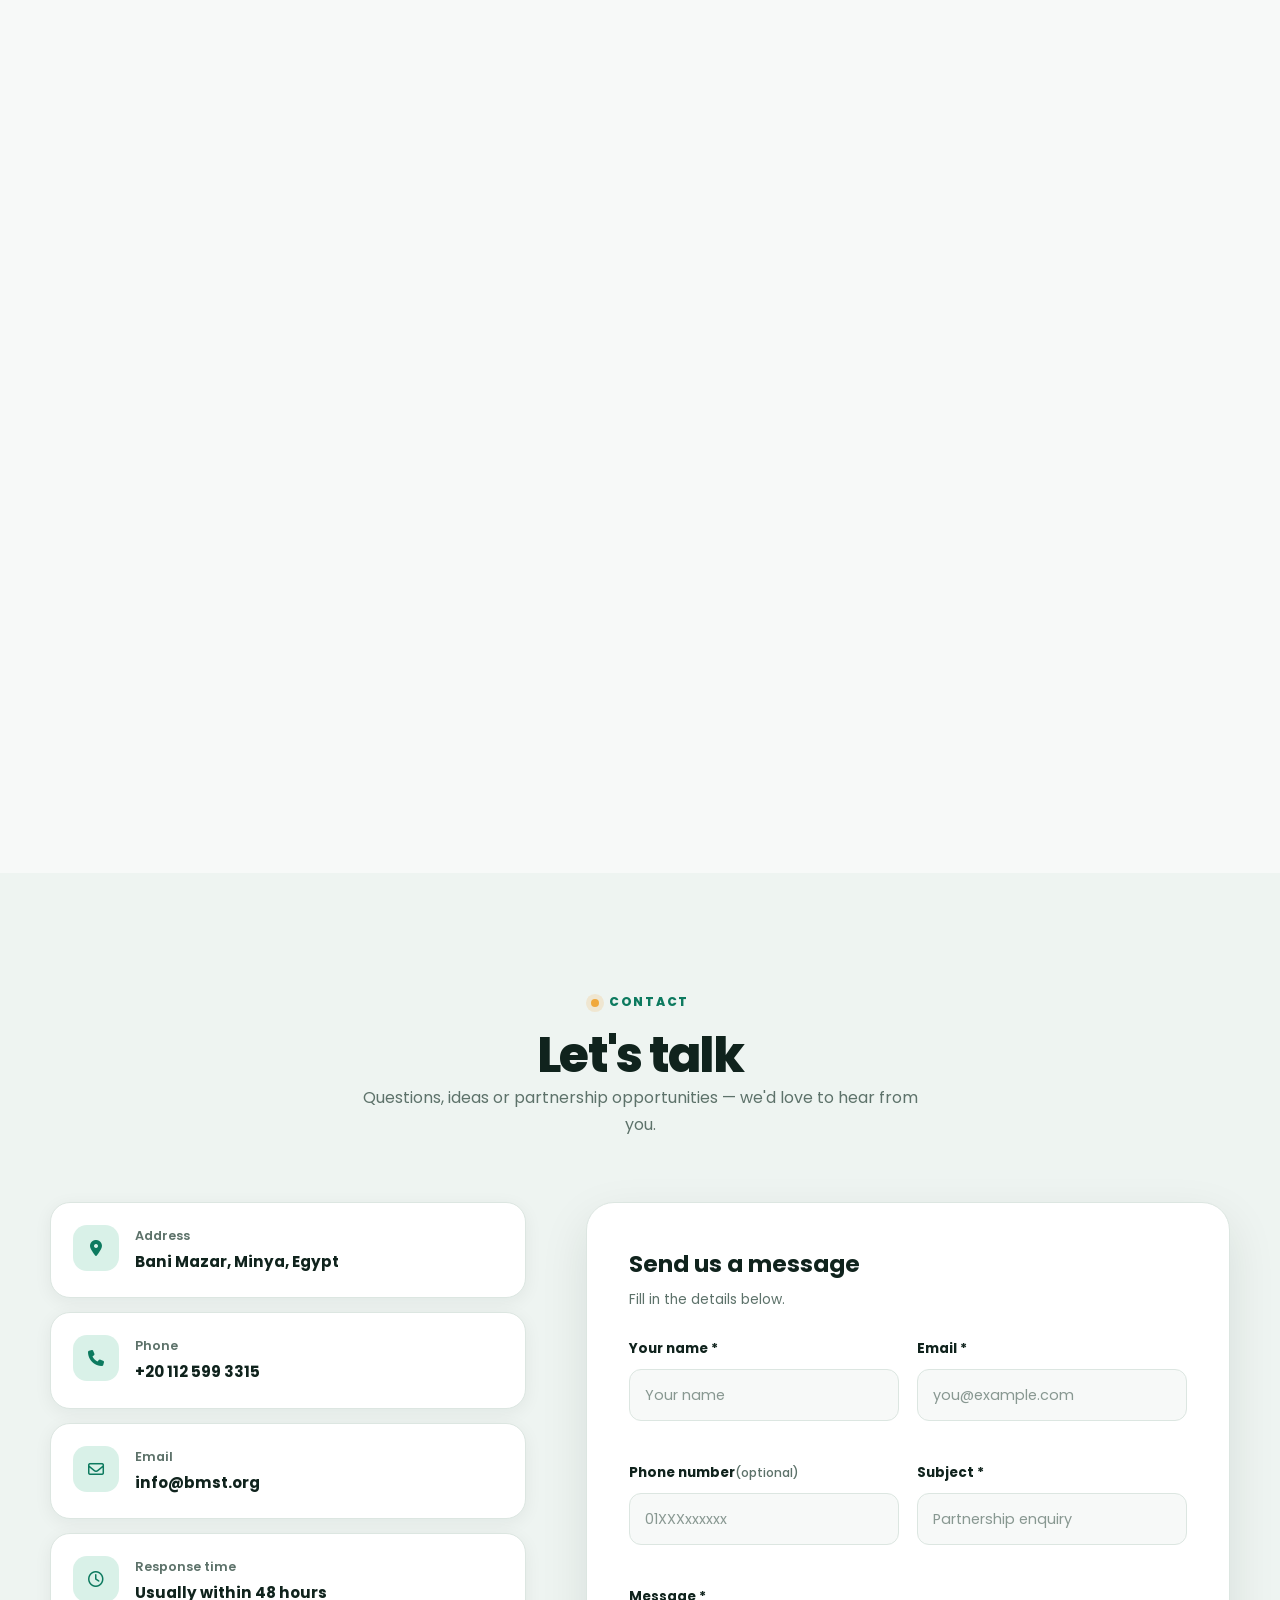
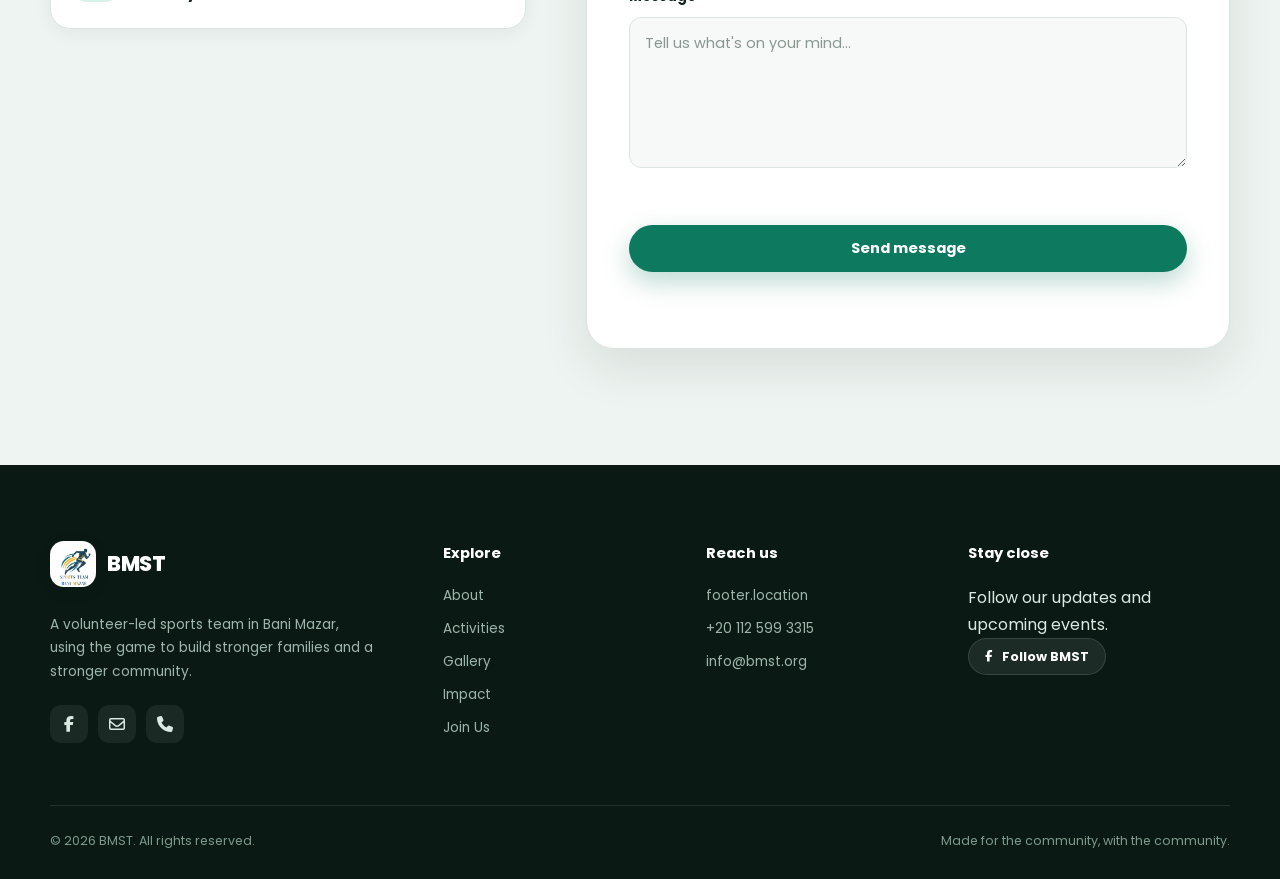
<file: deploy/bmst-netlify/index.html>
<!DOCTYPE html>
<html lang="en" dir="ltr" data-theme="light">
<head>
    <meta charset="UTF-8">
    <meta name="viewport" content="width=device-width, initial-scale=1.0">
    <meta name="color-scheme" content="light dark">

    <title data-i18n="meta.title">BMST | Sports That Build Community</title>
    <meta name="description" data-i18n-attr="content:meta.description" content="BMST is a community sports team in Bani Mazar, Egypt, empowering children and youth through sport, service and leadership.">
    <meta name="keywords" content="BMST, Bani Mazar, sports team, community, youth, Egypt, football, volunteer">
    <meta name="author" content="BMST">
    <meta name="theme-color" content="#0d7a5f">

    <link rel="icon" type="image/jpeg" href="images/BMST.jpeg">
    <link rel="preconnect" href="https://fonts.googleapis.com">
    <link rel="preconnect" href="https://fonts.gstatic.com" crossorigin>
    <link href="https://fonts.googleapis.com/css2?family=Cairo:wght@400;500;600;700;800&family=Poppins:wght@400;500;600;700;800&display=swap" rel="stylesheet">
    <link rel="stylesheet" href="https://cdnjs.cloudflare.com/ajax/libs/font-awesome/6.7.2/css/all.min.css">
    <link rel="stylesheet" href="style.css">

    <script>
        /* Apply saved theme/language before paint to avoid a flash of the wrong theme. */
        (function () {
            document.documentElement.classList.add('js');
            try {
                var savedTheme = localStorage.getItem('bmst-theme');
                var prefersDark = window.matchMedia && window.matchMedia('(prefers-color-scheme: dark)').matches;
                if (savedTheme === 'dark' || (!savedTheme && prefersDark)) {
                    document.documentElement.dataset.theme = 'dark';
                }
                if (localStorage.getItem('bmst-lang') === 'ar') {
                    document.documentElement.lang = 'ar';
                    document.documentElement.dir = 'rtl';
                }
            } catch (e) { /* Storage can be unavailable in private mode. */ }
        })();
    </script>
</head>

<body data-whatsapp="201125993315">
    <a class="skip-link" href="#main" data-i18n="common.skip">Skip to content</a>

    <!-- Header -->
    <header class="site-header" id="site-header">
        <nav class="navbar container" aria-label="Primary">
            <a class="brand" href="#home">
                <img src="images/BMST.jpeg" alt="" width="46" height="46">
                <span class="brand-name">BMST</span>
                <span class="brand-sub" data-i18n="brand.sub">Bani Mazar</span>
            </a>

            <ul class="nav-links" id="nav-links">
                <li><a href="#home" data-i18n="nav.home">Home</a></li>
                <li><a href="#about" data-i18n="nav.about">About</a></li>
                <li><a href="#mission" data-i18n="nav.mission">Mission</a></li>
                <li><a href="#activities" data-i18n="nav.activities">Activities</a></li>
                <li><a href="#gallery" data-i18n="nav.gallery">Gallery</a></li>
                <li><a href="#impact" data-i18n="nav.impact">Impact</a></li>
                <li><a href="#donate" data-i18n="nav.donate">Support</a></li>
                <li><a href="#join" data-i18n="nav.join">Join Us</a></li>
                <li><a href="#contact" data-i18n="nav.contact">Contact</a></li>
            </ul>

            <div class="header-actions">
                <div class="lang-switch" role="group" data-i18n-aria-label="common.language">
                    <button type="button" class="lang-btn is-active" data-lang="en" aria-pressed="true" aria-label="EN — English">EN</button>
                    <span class="lang-divider" aria-hidden="true">/</span>
                    <button type="button" class="lang-btn" data-lang="ar" aria-pressed="false" aria-label="عربي — العربية">عربي</button>
                </div>

                <button type="button" class="icon-btn" id="theme-toggle" data-i18n-aria-label="common.theme" data-i18n-title="common.theme" title="Toggle theme">
                    <i class="fa-regular fa-moon" aria-hidden="true"></i>
                </button>

                <button type="button" class="icon-btn menu-btn" id="menu-btn" aria-expanded="false" aria-controls="nav-links" data-i18n-aria-label="common.menu" data-i18n-title="common.menu" title="Open menu">
                    <i class="fa-solid fa-bars" aria-hidden="true"></i>
                </button>
            </div>
        </nav>
    </header>

    <main id="main">
        <!-- Hero -->
        <section class="hero" id="home">
            <div class="container hero-grid">
                <div class="hero-copy reveal">
                    <p class="eyebrow"><span class="eyebrow-dot"></span><span data-i18n="hero.eyebrow">Bani Mazar, Egypt · Since 2016</span></p>
                    <h1>
                        <span data-i18n="hero.title1">Sport that builds</span>
                        <span class="gradient-text" data-i18n="hero.title2">stronger communities</span>
                    </h1>
                    <p class="hero-lead" data-i18n="hero.lead">We bring children, youth and families together through football, service and leadership — on and off the pitch.</p>

                    <div class="hero-actions">
                        <a class="btn btn-primary" href="#join">
                            <span data-i18n="hero.join">Join the team</span>
                            <i class="fa-solid fa-arrow-right" aria-hidden="true"></i>
                        </a>
                        <a class="btn btn-ghost" href="#donate" data-i18n="hero.support">Support our mission</a>
                    </div>

                    <div class="hero-proof">
                        <div class="avatar-stack" aria-hidden="true">
                            <span>M</span><span>B</span><span>S</span><span>T</span>
                        </div>
                        <p data-i18n="hero.proof">Trusted by families across Bani Mazar</p>
                    </div>
                </div>

                <div class="hero-visual reveal">
                    <div class="hero-image-wrap">
                        <img src="images/team.jpeg" alt="BMST players training together" data-i18n-alt="hero.imageAlt" width="620" height="720" fetchpriority="high">
                        <div class="hero-image-shade" aria-hidden="true"></div>
                        <div class="floating-stat">
                            <span class="floating-stat-icon"><i class="fa-solid fa-users" aria-hidden="true"></i></span>
                            <span>
                                <strong>20+</strong>
                                <small data-i18n="hero.stat">Active members</small>
                            </span>
                        </div>
                        <div class="hero-year"><i class="fa-solid fa-heart" aria-hidden="true"></i><span data-i18n="hero.year">Made with heart</span></div>
                    </div>
                </div>
            </div>
        </section>

        <!-- About -->
        <section class="section about" id="about">
            <div class="container about-grid">
                <div class="about-media reveal">
                    <div class="about-image-frame">
                        <img src="images/BMST.jpeg" alt="BMST community sports team" data-i18n-alt="about.imageAlt" width="560" height="620" loading="lazy">
                    </div>
                    <div class="about-badge">
                        <i class="fa-solid fa-trophy" aria-hidden="true"></i>
                        <div>
                            <strong data-i18n="about.badgeTitle">10 years</strong>
                            <span data-i18n="about.badgeText">of showing up</span>
                        </div>
                    </div>
                </div>

                <div class="about-copy reveal">
                    <p class="eyebrow"><span class="eyebrow-dot"></span><span data-i18n="about.eyebrow">Who we are</span></p>
                    <h2 class="section-heading" data-i18n="about.title">More than a team. A community.</h2>
                    <p class="section-intro" data-i18n="about.intro">BMST is a volunteer-led sports team in Bani Mazar. We use the game we love to create opportunities for young people and their families.</p>

                    <ul class="feature-list">
                        <li><span class="check"><i class="fa-solid fa-check" aria-hidden="true"></i></span><span data-i18n="about.f1">A safe place to play and belong</span></li>
                        <li><span class="check"><i class="fa-solid fa-check" aria-hidden="true"></i></span><span data-i18n="about.f2">Coaching built on respect and discipline</span></li>
                        <li><span class="check"><i class="fa-solid fa-check" aria-hidden="true"></i></span><span data-i18n="about.f3">Real service projects in our neighbourhood</span></li>
                        <li><span class="check"><i class="fa-solid fa-check" aria-hidden="true"></i></span><span data-i18n="about.f4">A path from player to leader</span></li>
                    </ul>

                    <a class="text-link" href="#join">
                        <span data-i18n="about.cta">Become a member</span>
                        <i class="fa-solid fa-arrow-right" aria-hidden="true"></i>
                    </a>
                </div>
            </div>
        </section>

        <!-- Mission -->
        <section class="section section-tint" id="mission">
            <div class="container">
                <div class="section-head center reveal">
                    <p class="eyebrow"><span class="eyebrow-dot"></span><span data-i18n="mission.eyebrow">Our mission</span></p>
                    <h2 class="section-heading" data-i18n="mission.title">Three commitments, one team</h2>
                    <p class="section-intro" data-i18n="mission.intro">Everything we do is designed to help people grow together.</p>
                </div>

                <div class="card-grid three">
                    <article class="value-card reveal">
                        <span class="icon-tile"><i class="fa-solid fa-futbol" aria-hidden="true"></i></span>
                        <h3 data-i18n="mission.p1Title">Play with purpose</h3>
                        <p data-i18n="mission.p1Text">Regular sessions build fitness, focus and the confidence to try something new.</p>
                        <span class="card-index">01</span>
                    </article>
                    <article class="value-card reveal">
                        <span class="icon-tile"><i class="fa-solid fa-hand-holding-heart" aria-hidden="true"></i></span>
                        <h3 data-i18n="mission.p2Title">Serve with heart</h3>
                        <p data-i18n="mission.p2Text">We show up for our neighbours with practical help, visits and community days.</p>
                        <span class="card-index">02</span>
                    </article>
                    <article class="value-card reveal">
                        <span class="icon-tile"><i class="fa-solid fa-users-rays" aria-hidden="true"></i></span>
                        <h3 data-i18n="mission.p3Title">Grow together</h3>
                        <p data-i18n="mission.p3Text">Older players mentor younger ones, turning teamwork into everyday leadership.</p>
                        <span class="card-index">03</span>
                    </article>
                </div>
            </div>
        </section>

        <!-- Activities -->
        <section class="section" id="activities">
            <div class="container">
                <div class="section-head split reveal">
                    <div>
                        <p class="eyebrow"><span class="eyebrow-dot"></span><span data-i18n="activities.eyebrow">What we do</span></p>
                        <h2 class="section-heading" data-i18n="activities.title">Always something happening</h2>
                    </div>
                    <p class="section-intro" data-i18n="activities.intro">From weekly training to family festivals, there is a place for every age and ability.</p>
                </div>

                <div class="card-grid activity-grid">
                    <article class="activity-card reveal">
                        <span class="activity-icon"><i class="fa-solid fa-futbol" aria-hidden="true"></i></span>
                        <h3 data-i18n="activities.a1Title">Weekly training</h3>
                        <p data-i18n="activities.a1Text">Structured sessions that develop skill, fitness and teamwork.</p>
                        <span class="activity-meta" data-i18n="activities.a1Meta">Every week</span>
                    </article>
                    <article class="activity-card reveal">
                        <span class="activity-icon"><i class="fa-solid fa-campground" aria-hidden="true"></i></span>
                        <h3 data-i18n="activities.a2Title">Summer camps</h3>
                        <p data-i18n="activities.a2Text">Active, memorable camps filled with games and learning.</p>
                        <span class="activity-meta" data-i18n="activities.a2Meta">Seasonal</span>
                    </article>
                    <article class="activity-card reveal">
                        <span class="activity-icon"><i class="fa-solid fa-handshake-angle" aria-hidden="true"></i></span>
                        <h3 data-i18n="activities.a3Title">Community service</h3>
                        <p data-i18n="activities.a3Text">Volunteer days that put our values into action.</p>
                        <span class="activity-meta" data-i18n="activities.a3Meta">Monthly</span>
                    </article>
                    <article class="activity-card reveal">
                        <span class="activity-icon"><i class="fa-solid fa-medal" aria-hidden="true"></i></span>
                        <h3 data-i18n="activities.a4Title">Tournaments</h3>
                        <p data-i18n="activities.a4Text">Friendly competitions that teach winning and losing with grace.</p>
                        <span class="activity-meta" data-i18n="activities.a4Meta">Throughout the year</span>
                    </article>
                    <article class="activity-card reveal">
                        <span class="activity-icon"><i class="fa-solid fa-family" aria-hidden="true"></i></span>
                        <h3 data-i18n="activities.a5Title">Family days</h3>
                        <p data-i18n="activities.a5Text">Events that bring parents, siblings and friends onto the field.</p>
                        <span class="activity-meta" data-i18n="activities.a5Meta">Every season</span>
                    </article>
                    <article class="activity-card reveal">
                        <span class="activity-icon"><i class="fa-solid fa-compass" aria-hidden="true"></i></span>
                        <h3 data-i18n="activities.a6Title">Leadership lab</h3>
                        <p data-i18n="activities.a6Text">Older members learn to coach, organise and mentor.</p>
                        <span class="activity-meta" data-i18n="activities.a6Meta">For teens &amp; adults</span>
                    </article>
                </div>
            </div>
        </section>

        <!-- Gallery -->
        <section class="section section-tint" id="gallery">
            <div class="container">
                <div class="section-head split reveal">
                    <div>
                        <p class="eyebrow"><span class="eyebrow-dot"></span><span data-i18n="gallery.eyebrow">Gallery</span></p>
                        <h2 class="section-heading" data-i18n="gallery.title">Moments worth keeping</h2>
                    </div>
                    <p class="section-intro" data-i18n="gallery.intro">A small window into the energy and joy of BMST.</p>
                </div>

                <div class="slider" id="slider" tabindex="0" role="region" aria-roledescription="carousel" data-i18n-aria-label="gallery.carousel">
                    <div class="slider-viewport">
                        <div class="slider-track" id="slider-track">
                            <div class="slide" role="group" aria-roledescription="slide" aria-label="1 / 3">
                                <img src="images/team.jpeg" alt="Players during a training session" data-i18n-alt="gallery.s1Alt" loading="lazy">
                                <div class="slide-caption">
                                    <span class="slide-tag" data-i18n="gallery.s1Tag">On the pitch</span>
                                    <h3 data-i18n="gallery.s1Title">Training with purpose</h3>
                                </div>
                            </div>
                            <div class="slide" role="group" aria-roledescription="slide" aria-label="2 / 3">
                                <img src="images/BMST.jpeg" alt="BMST team members together" data-i18n-alt="gallery.s2Alt" loading="lazy">
                                <div class="slide-caption">
                                    <span class="slide-tag" data-i18n="gallery.s2Tag">Off the pitch</span>
                                    <h3 data-i18n="gallery.s2Title">A team off the field</h3>
                                </div>
                            </div>
                            <div class="slide slide-placeholder" role="group" aria-roledescription="slide" aria-label="3 / 3">
                                <div class="placeholder-art" aria-hidden="true">
                                    <i class="fa-solid fa-camera-retro"></i>
                                    <span data-i18n="gallery.s3Art">BMST</span>
                                </div>
                                <div class="slide-caption">
                                    <span class="slide-tag" data-i18n="gallery.s3Tag">Coming soon</span>
                                    <h3 data-i18n="gallery.s3Title">More stories to share</h3>
                                </div>
                            </div>
                        </div>
                    </div>

                    <button type="button" class="slider-btn prev" id="slider-prev" data-i18n-aria-label="common.previous" data-i18n-title="common.previous" title="Previous slide">
                        <i class="fa-solid fa-arrow-left" aria-hidden="true"></i>
                    </button>
                    <button type="button" class="slider-btn next" id="slider-next" data-i18n-aria-label="common.next" data-i18n-title="common.next" title="Next slide">
                        <i class="fa-solid fa-arrow-right" aria-hidden="true"></i>
                    </button>

                    <div class="slider-footer">
                        <div class="slider-dots" id="slider-dots" role="tablist" data-i18n-aria-label="gallery.dots"></div>
                        <p class="slider-count"><strong id="slider-current">01</strong> <span>/</span> <span id="slider-total">03</span></p>
                    </div>
                    <p class="sr-only" id="slider-live" aria-live="polite"></p>
                </div>
            </div>
        </section>

        <!-- Impact -->
        <section class="section" id="impact">
            <div class="container">
                <div class="section-head center reveal">
                    <p class="eyebrow"><span class="eyebrow-dot"></span><span data-i18n="impact.eyebrow">Our impact</span></p>
                    <h2 class="section-heading" data-i18n="impact.title">Small team. Real change.</h2>
                    <p class="section-intro" data-i18n="impact.intro">Numbers tell part of the story. The rest is in the people we meet.</p>
                </div>

                <div class="stats-grid">
                    <article class="stat-card reveal">
                        <span class="stat-icon"><i class="fa-solid fa-users" aria-hidden="true"></i></span>
                        <strong class="counter" data-target="20">0</strong>
                        <span data-i18n="impact.s1">Active members</span>
                    </article>
                    <article class="stat-card reveal">
                        <span class="stat-icon"><i class="fa-solid fa-calendar-check" aria-hidden="true"></i></span>
                        <strong class="counter" data-target="35">0</strong>
                        <span data-i18n="impact.s2">Events organised</span>
                    </article>
                    <article class="stat-card reveal">
                        <span class="stat-icon"><i class="fa-solid fa-child-reaching" aria-hidden="true"></i></span>
                        <strong class="counter" data-target="800">0</strong>
                        <span data-i18n="impact.s3">Children &amp; youth served</span>
                    </article>
                    <article class="stat-card reveal">
                        <span class="stat-icon"><i class="fa-solid fa-heart-pulse" aria-hidden="true"></i></span>
                        <strong class="counter" data-target="10">0</strong>
                        <span data-i18n="impact.s4">Years of service</span>
                    </article>
                </div>
            </div>
        </section>

        <!-- Support / Donate -->
        <section class="section section-tint" id="donate">
            <div class="container">
                <div class="section-head center reveal">
                    <p class="eyebrow"><span class="eyebrow-dot"></span><span data-i18n="donate.eyebrow">Support us</span></p>
                    <h2 class="section-heading" data-i18n="donate.title">Help keep the game open to everyone</h2>
                    <p class="section-intro" data-i18n="donate.intro">Every contribution goes towards equipment, sessions and activities for families in Bani Mazar.</p>
                </div>

                <div class="donate-panel reveal">
                    <div class="donate-copy">
                        <span class="icon-tile large"><i class="fa-solid fa-hand-holding-dollar" aria-hidden="true"></i></span>
                        <h3 data-i18n="donate.blockTitle">Where your support goes</h3>
                        <ul class="donate-list">
                            <li><i class="fa-solid fa-check" aria-hidden="true"></i><span data-i18n="donate.d1">Footballs, kits and safe equipment</span></li>
                            <li><i class="fa-solid fa-check" aria-hidden="true"></i><span data-i18n="donate.d2">Free places for children who need them</span></li>
                            <li><i class="fa-solid fa-check" aria-hidden="true"></i><span data-i18n="donate.d3">Community days and family events</span></li>
                        </ul>
                        <p class="donate-note" data-i18n="donate.note">BMST is volunteer-run. Your support is handled with care and transparency.</p>
                    </div>

                    <div class="donate-methods">
                        <article class="method-card">
                            <span class="method-icon"><i class="fa-solid fa-mobile-screen-button" aria-hidden="true"></i></span>
                            <div class="method-text">
                                <span class="method-label" data-i18n="donate.instapay">Instapay</span>
                                <code>BMST@instapay</code>
                            </div>
                            <button type="button" class="copy-btn" data-copy="BMST@instapay" data-i18n-aria-label="donate.copyInstapay" data-i18n-title="donate.copyInstapay" title="Copy Instapay address">
                                <i class="fa-regular fa-copy" aria-hidden="true"></i>
                            </button>
                        </article>

                        <article class="method-card">
                            <span class="method-icon"><i class="fa-solid fa-wallet" aria-hidden="true"></i></span>
                            <div class="method-text">
                                <span class="method-label" data-i18n="donate.vodafone">Vodafone Cash</span>
                                <code>+20 128 031 3993</code>
                            </div>
                            <button type="button" class="copy-btn" data-copy="+201280313993" data-i18n-aria-label="donate.copyPhone" data-i18n-title="donate.copyPhone" title="Copy phone number">
                                <i class="fa-regular fa-copy" aria-hidden="true"></i>
                            </button>
                        </article>

                        <article class="method-card">
                            <span class="method-icon"><i class="fa-solid fa-building-columns" aria-hidden="true"></i></span>
                            <div class="method-text">
                                <span class="method-label" data-i18n="donate.bank">Bank transfer</span>
                                <code data-i18n="donate.bankSoon">Coming soon</code>
                            </div>
                            <span class="method-pill" data-i18n="donate.soon">Soon</span>
                        </article>

                        <div class="qr-card">
                            <img src="images/QR.png" alt="Payment QR code" data-i18n-alt="donate.qrAlt" loading="lazy" width="180" height="180">
                            <p data-i18n="donate.qrText">Scan to support BMST</p>
                        </div>
                    </div>
                </div>
            </div>
        </section>

        <!-- Join -->
        <section class="section" id="join">
            <div class="container">
                <div class="section-head center reveal">
                    <p class="eyebrow"><span class="eyebrow-dot"></span><span data-i18n="join.eyebrow">Join BMST</span></p>
                    <h2 class="section-heading" data-i18n="join.title">Find your place on the team</h2>
                    <p class="section-intro" data-i18n="join.intro">Whether you want to play, coach or help out, there is room for you here.</p>
                </div>

                <div class="join-layout">
                    <aside class="join-aside reveal">
                        <h3 data-i18n="join.why">Why join us?</h3>
                        <div class="join-point"><span><i class="fa-solid fa-heart" aria-hidden="true"></i></span><div><h4 data-i18n="join.j1Title">Make a difference</h4><p data-i18n="join.j1Text">See the impact of your time in real people's lives.</p></div></div>
                        <div class="join-point"><span><i class="fa-solid fa-user-group" aria-hidden="true"></i></span><div><h4 data-i18n="join.j2Title">Build friendships</h4><p data-i18n="join.j2Text">Meet people who care about the same things you do.</p></div></div>
                        <div class="join-point"><span><i class="fa-solid fa-compass-drafting" aria-hidden="true"></i></span><div><h4 data-i18n="join.j3Title">Learn by doing</h4><p data-i18n="join.j3Text">Gain practical coaching and leadership experience.</p></div></div>
                        <div class="join-aside-foot"><i class="fa-solid fa-shield-heart" aria-hidden="true"></i><span data-i18n="join.safety">We safeguard every member, on and off the field.</span></div>
                    </aside>

                    <form class="form-card reveal" id="join-form" name="join" data-netlify="true" netlify-honeypot="website" novalidate>
                        <input type="hidden" name="form-name" value="join">
                        <div class="form-card-head">
                            <h3 data-i18n="join.formTitle">Membership application</h3>
                            <p data-i18n="join.formSub">Takes less than two minutes.</p>
                        </div>

                        <div class="form-row">
                            <div class="field">
                                <label for="join-name" data-i18n="join.name">Full name *</label>
                                <input id="join-name" name="name" type="text" autocomplete="name" maxlength="80" required data-i18n-placeholder="join.namePh" placeholder="e.g. Mohamed Ahmed" aria-describedby="join-name-error">
                                <p class="field-error" id="join-name-error" data-error-for="name" role="alert"></p>
                            </div>
                            <div class="field field-sm">
                                <label for="join-age" data-i18n="join.age">Age *</label>
                                <input id="join-age" name="age" type="number" min="10" max="100" inputmode="numeric" required data-i18n-placeholder="join.agePh" placeholder="16" aria-describedby="join-age-error">
                                <p class="field-error" id="join-age-error" data-error-for="age" role="alert"></p>
                            </div>
                        </div>

                        <div class="form-row">
                            <div class="field">
                                <label for="join-phone" data-i18n="join.phone">Phone number *</label>
                                <input id="join-phone" name="phone" type="tel" autocomplete="tel" required data-i18n-placeholder="join.phonePh" placeholder="01XXXxxxxxx" aria-describedby="join-phone-error">
                                <p class="field-error" id="join-phone-error" data-error-for="phone" role="alert"></p>
                            </div>
                            <div class="field">
                                <label for="join-email" data-i18n="join.email">Email <span class="optional" data-i18n="common.optional">(optional)</span></label>
                                <input id="join-email" name="email" type="email" autocomplete="email" maxlength="120" data-i18n-placeholder="join.emailPh" placeholder="you@example.com" aria-describedby="join-email-error">
                                <p class="field-error" id="join-email-error" data-error-for="email" role="alert"></p>
                            </div>
                        </div>

                        <div class="field">
                            <label for="join-address" data-i18n="join.address">Neighbourhood <span class="optional" data-i18n="common.optional">(optional)</span></label>
                            <input id="join-address" name="address" type="text" autocomplete="address-level2" maxlength="160" data-i18n-placeholder="join.addressPh" placeholder="Bani Mazar, Minya" aria-describedby="join-address-error">
                            <p class="field-error" id="join-address-error" data-error-for="address" role="alert"></p>
                        </div>

                        <div class="field">
                            <label for="join-reason" data-i18n="join.reason">What would you like to do with us? <span class="optional" data-i18n="common.optional">(optional)</span></label>
                            <textarea id="join-reason" name="reason" rows="4" maxlength="1000" data-i18n-placeholder="join.reasonPh" placeholder="I'd love to help with weekly training..." aria-describedby="join-reason-error"></textarea>
                            <p class="field-error" id="join-reason-error" data-error-for="reason" role="alert"></p>
                        </div>

                        <div class="honeypot" aria-hidden="true">
                            <label for="join-website">Leave this empty</label>
                            <input id="join-website" name="website" type="text" tabindex="-1" autocomplete="off">
                        </div>

                        <button class="btn btn-primary btn-block" type="submit">
                            <span class="btn-label" data-i18n="join.submit">Send application</span>
                            <span class="spinner" aria-hidden="true"></span>
                        </button>
                        <p class="form-status" id="join-status" role="status" aria-live="polite"></p>
                        <a class="whatsapp-fallback" id="join-whatsapp" href="#" target="_blank" rel="noopener noreferrer" hidden>
                            <i class="fa-brands fa-whatsapp" aria-hidden="true"></i>
                            <span data-i18n="status.whatsappLink">Open WhatsApp</span>
                        </a>
                        <p class="form-fineprint" data-i18n="join.fineprint">We'll only use these details to get in touch about BMST.</p>
                    </form>
                </div>
            </div>
        </section>

        <!-- Contact -->
        <section class="section section-tint" id="contact">
            <div class="container">
                <div class="section-head center reveal">
                    <p class="eyebrow"><span class="eyebrow-dot"></span><span data-i18n="contact.eyebrow">Contact</span></p>
                    <h2 class="section-heading" data-i18n="contact.title">Let's talk</h2>
                    <p class="section-intro" data-i18n="contact.intro">Questions, ideas or partnership opportunities — we'd love to hear from you.</p>
                </div>

                <div class="contact-layout">
                    <div class="contact-info reveal">
                        <article class="contact-item">
                            <span><i class="fa-solid fa-location-dot" aria-hidden="true"></i></span>
                            <div><h3 data-i18n="contact.addressLabel">Address</h3><p data-i18n="contact.address">Bani Mazar, Minya, Egypt</p></div>
                        </article>
                        <article class="contact-item">
                            <span><i class="fa-solid fa-phone" aria-hidden="true"></i></span>
                            <div><h3 data-i18n="contact.phoneLabel">Phone</h3><a href="tel:+201125993315" dir="ltr">+20 112 599 3315</a></div>
                        </article>
                        <article class="contact-item">
                            <span><i class="fa-regular fa-envelope" aria-hidden="true"></i></span>
                            <div><h3 data-i18n="contact.emailLabel">Email</h3><a href="mailto:info@bmst.org" dir="ltr">info@bmst.org</a></div>
                        </article>
                        <article class="contact-item">
                            <span><i class="fa-regular fa-clock" aria-hidden="true"></i></span>
                            <div><h3 data-i18n="contact.hoursLabel">Response time</h3><p data-i18n="contact.hours">Usually within 48 hours</p></div>
                        </article>
                    </div>

                    <form class="form-card reveal" id="contact-form" name="contact" data-netlify="true" netlify-honeypot="website" novalidate>
                        <input type="hidden" name="form-name" value="contact">
                        <div class="form-card-head">
                            <h3 data-i18n="contact.formTitle">Send us a message</h3>
                            <p data-i18n="contact.formSub">Fill in the details below.</p>
                        </div>

                        <div class="form-row">
                            <div class="field">
                                <label for="contact-name" data-i18n="contact.name">Your name *</label>
                                <input id="contact-name" name="name" type="text" autocomplete="name" maxlength="80" required data-i18n-placeholder="contact.namePh" placeholder="Your name" aria-describedby="contact-name-error">
                                <p class="field-error" id="contact-name-error" data-error-for="name" role="alert"></p>
                            </div>
                            <div class="field">
                                <label for="contact-email" data-i18n="contact.email">Email *</label>
                                <input id="contact-email" name="email" type="email" autocomplete="email" maxlength="120" required data-i18n-placeholder="contact.emailPh" placeholder="you@example.com" aria-describedby="contact-email-error">
                                <p class="field-error" id="contact-email-error" data-error-for="email" role="alert"></p>
                            </div>
                        </div>

                        <div class="form-row">
                            <div class="field">
                                <label for="contact-phone" data-i18n="contact.phone">Phone number <span class="optional" data-i18n="common.optional">(optional)</span></label>
                                <input id="contact-phone" name="phone" type="tel" autocomplete="tel" data-i18n-placeholder="contact.phonePh" placeholder="01XXXxxxxxx" aria-describedby="contact-phone-error">
                                <p class="field-error" id="contact-phone-error" data-error-for="phone" role="alert"></p>
                            </div>
                            <div class="field">
                                <label for="contact-subject" data-i18n="contact.subject">Subject *</label>
                                <input id="contact-subject" name="subject" type="text" maxlength="120" required data-i18n-placeholder="contact.subjectPh" placeholder="Partnership enquiry" aria-describedby="contact-subject-error">
                                <p class="field-error" id="contact-subject-error" data-error-for="subject" role="alert"></p>
                            </div>
                        </div>

                        <div class="field">
                            <label for="contact-message" data-i18n="contact.message">Message *</label>
                            <textarea id="contact-message" name="message" rows="5" maxlength="2000" required data-i18n-placeholder="contact.messagePh" placeholder="Tell us what's on your mind..." aria-describedby="contact-message-error"></textarea>
                            <p class="field-error" id="contact-message-error" data-error-for="message" role="alert"></p>
                        </div>

                        <div class="honeypot" aria-hidden="true">
                            <label for="contact-website">Leave this empty</label>
                            <input id="contact-website" name="website" type="text" tabindex="-1" autocomplete="off">
                        </div>

                        <button class="btn btn-primary btn-block" type="submit">
                            <span class="btn-label" data-i18n="contact.submit">Send message</span>
                            <span class="spinner" aria-hidden="true"></span>
                        </button>
                        <p class="form-status" id="contact-status" role="status" aria-live="polite"></p>
                        <a class="whatsapp-fallback" id="contact-whatsapp" href="#" target="_blank" rel="noopener noreferrer" hidden>
                            <i class="fa-brands fa-whatsapp" aria-hidden="true"></i>
                            <span data-i18n="status.whatsappLink">Open WhatsApp</span>
                        </a>
                    </form>
                </div>
            </div>
        </section>
    </main>

    <!-- Footer -->
    <footer class="footer">
        <div class="container footer-grid">
            <div class="footer-brand">
                <a class="brand brand-light" href="#home">
                    <img src="images/BMST.jpeg" alt="" width="46" height="46" loading="lazy">
                    <span class="brand-name">BMST</span>
                </a>
                <p data-i18n="footer.about">A volunteer-led sports team in Bani Mazar, using the game to build stronger families and a stronger community.</p>
                <div class="footer-social">
                    <a href="https://www.facebook.com/share/1R9eKZ8sLs/" target="_blank" rel="noopener noreferrer" data-i18n-aria-label="footer.facebook" data-i18n-title="footer.facebook" title="Facebook"><i class="fa-brands fa-facebook-f" aria-hidden="true"></i></a>
                    <a href="mailto:info@bmst.org" data-i18n-aria-label="footer.email" data-i18n-title="footer.email" title="Email"><i class="fa-regular fa-envelope" aria-hidden="true"></i></a>
                    <a href="tel:+201125993315" data-i18n-aria-label="footer.phone" data-i18n-title="footer.phone" title="Phone"><i class="fa-solid fa-phone" aria-hidden="true"></i></a>
                </div>
            </div>

            <div>
                <h3 data-i18n="footer.explore">Explore</h3>
                <ul class="footer-links">
                    <li><a href="#about" data-i18n="nav.about">About</a></li>
                    <li><a href="#activities" data-i18n="nav.activities">Activities</a></li>
                    <li><a href="#gallery" data-i18n="nav.gallery">Gallery</a></li>
                    <li><a href="#impact" data-i18n="nav.impact">Impact</a></li>
                    <li><a href="#join" data-i18n="nav.join">Join Us</a></li>
                </ul>
            </div>

            <div>
                <h3 data-i18n="footer.reach">Reach us</h3>
                <ul class="footer-links">
                    <li data-i18n="footer.location">Bani Mazar, Minya</li>
                    <li><a href="tel:+201125993315" dir="ltr">+20 112 599 3315</a></li>
                    <li><a href="mailto:info@bmst.org" dir="ltr">info@bmst.org</a></li>
                </ul>
            </div>

            <div>
                <h3 data-i18n="footer.newsletter">Stay close</h3>
                <p data-i18n="footer.newsletterText">Follow our updates and upcoming events.</p>
                <a class="btn btn-footer" href="https://www.facebook.com/share/1R9eKZ8sLs/" target="_blank" rel="noopener noreferrer">
                    <i class="fa-brands fa-facebook-f" aria-hidden="true"></i>
                    <span data-i18n="footer.follow">Follow BMST</span>
                </a>
            </div>
        </div>

        <div class="container footer-bottom">
            <p>© <span id="year">2026</span> BMST. <span data-i18n="footer.rights">All rights reserved.</span></p>
            <p data-i18n="footer.made">Made for the community, with the community.</p>
        </div>
    </footer>

    <button type="button" class="to-top" id="to-top" data-i18n-aria-label="common.toTop" data-i18n-title="common.toTop" title="Back to top">
        <i class="fa-solid fa-arrow-up" aria-hidden="true"></i>
    </button>

    <div class="toast" id="toast" role="status" aria-live="polite" aria-atomic="true"></div>

    <script src="script.js"></script>
</body>
</html>
</file>
<file: style.css>
/* =========================================================
   BMST — Product design system
   ========================================================= */

:root {
    --bg: #f7f9f8;
    --surface: #ffffff;
    --surface-2: #eef4f1;
    --surface-3: #e3ece8;
    --text: #10231d;
    --muted: #5d726a;
    --brand: #0d7a5f;
    --brand-strong: #095c47;
    --on-brand: #ffffff;
    --brand-soft: #d9f1e8;
    --accent: #f0a83c;
    --danger: #c0392b;
    --border: #dce6e1;
    --shadow-sm: 0 4px 18px rgba(16, 35, 29, .06);
    --shadow: 0 18px 48px rgba(16, 35, 29, .10);
    --shadow-lg: 0 30px 80px rgba(16, 35, 29, .16);
    --radius-sm: 12px;
    --radius: 20px;
    --radius-lg: 28px;
    --header-h: 82px;
    --ease: cubic-bezier(.22, 1, .36, 1);
    --font-latin: "Poppins", "Segoe UI", system-ui, sans-serif;
    --font-arabic: "Cairo", "Poppins", system-ui, sans-serif;
}

[data-theme="dark"] {
    --bg: #0b1512;
    --surface: #12221c;
    --surface-2: #172b23;
    --surface-3: #1d372d;
    --text: #ecf5f0;
    --muted: #9db8ac;
    --brand: #45c79b;
    --brand-strong: #6fe0b7;
    --on-brand: #06231a;
    --brand-soft: #173a2d;
    --accent: #f5b95c;
    --danger: #ff8a7a;
    --border: #244236;
    --shadow-sm: 0 4px 18px rgba(0, 0, 0, .22);
    --shadow: 0 18px 48px rgba(0, 0, 0, .38);
    --shadow-lg: 0 30px 80px rgba(0, 0, 0, .5);
}

*,
*::before,
*::after {
    box-sizing: border-box;
}

html {
    scroll-behavior: smooth;
    scroll-padding-top: calc(var(--header-h) + 18px);
}

body {
    margin: 0;
    background: var(--bg);
    color: var(--text);
    font-family: var(--font-latin);
    font-size: 16px;
    line-height: 1.7;
    overflow-x: hidden;
    transition: background-color .3s ease, color .3s ease;
}

[dir="rtl"] body {
    font-family: var(--font-arabic);
}

img {
    display: block;
    max-width: 100%;
}

a {
    color: inherit;
    text-decoration: none;
}

button,
input,
textarea {
    font: inherit;
}

button {
    cursor: pointer;
}

ul {
    margin: 0;
    padding: 0;
    list-style: none;
}

h1, h2, h3, h4, p {
    margin: 0;
}

:focus-visible {
    outline: 3px solid var(--brand);
    outline-offset: 3px;
    border-radius: 6px;
}

::selection {
    background: var(--brand);
    color: var(--on-brand);
}

.sr-only {
    position: absolute;
    width: 1px;
    height: 1px;
    padding: 0;
    margin: -1px;
    overflow: hidden;
    clip: rect(0, 0, 0, 0);
    white-space: nowrap;
    border: 0;
}

.skip-link {
    position: fixed;
    top: 10px;
    inset-inline-start: 10px;
    z-index: 2000;
    padding: 10px 18px;
    border-radius: 10px;
    background: var(--brand);
    color: var(--on-brand);
    transform: translateY(-160%);
    transition: transform .2s ease;
}

.skip-link:focus {
    transform: translateY(0);
}

.container {
    width: min(1180px, calc(100% - 48px));
    margin-inline: auto;
}

.section {
    padding-block: clamp(72px, 9vw, 120px);
}

.section-tint {
    background: var(--surface-2);
}

/* ---------------------------------------------------------
   Header
   --------------------------------------------------------- */

.site-header {
    position: fixed;
    inset-block-start: 0;
    inset-inline: 0;
    z-index: 1000;
    background: color-mix(in srgb, var(--bg) 84%, transparent);
    backdrop-filter: blur(18px);
    -webkit-backdrop-filter: blur(18px);
    border-block-end: 1px solid transparent;
    transition: box-shadow .3s ease, border-color .3s ease;
}

.site-header.is-scrolled {
    box-shadow: var(--shadow-sm);
    border-block-end-color: var(--border);
}

.navbar {
    min-height: var(--header-h);
    display: flex;
    align-items: center;
    justify-content: space-between;
    gap: 24px;
}

.brand {
    display: inline-flex;
    align-items: center;
    gap: 11px;
    flex-shrink: 0;
}

.brand img {
    width: 46px;
    height: 46px;
    border-radius: 14px;
    object-fit: cover;
    box-shadow: var(--shadow-sm);
}

.brand-name {
    font-size: 1.32rem;
    font-weight: 800;
    letter-spacing: -.02em;
    line-height: 1;
}

.brand-sub {
    font-size: .72rem;
    color: var(--muted);
    border-inline-start: 1px solid var(--border);
    padding-inline-start: 10px;
    line-height: 1;
}

.nav-links {
    display: flex;
    align-items: center;
    gap: clamp(12px, 1.7vw, 24px);
}

.nav-links a {
    position: relative;
    font-size: .86rem;
    font-weight: 600;
    color: var(--muted);
    white-space: nowrap;
    transition: color .2s ease;
}

.nav-links a::after {
    content: "";
    position: absolute;
    inset-block-end: -7px;
    inset-inline-start: 0;
    width: 100%;
    height: 2px;
    border-radius: 2px;
    background: var(--brand);
    transform: scaleX(0);
    transform-origin: inline-start;
    transition: transform .25s var(--ease);
}

.nav-links a:hover,
.nav-links a[aria-current="page"] {
    color: var(--brand);
}

.nav-links a:hover::after,
.nav-links a[aria-current="page"]::after {
    transform: scaleX(1);
}

.header-actions {
    display: flex;
    align-items: center;
    gap: 8px;
}

.lang-switch {
    display: inline-flex;
    align-items: center;
    gap: 4px;
    padding: 4px;
    border: 1px solid var(--border);
    border-radius: 999px;
    background: var(--surface);
}

.lang-btn {
    border: 0;
    background: transparent;
    color: var(--muted);
    font-size: .74rem;
    font-weight: 700;
    padding: 5px 9px;
    border-radius: 999px;
    transition: background .2s ease, color .2s ease;
}

.lang-btn.is-active {
    background: var(--brand);
    color: var(--on-brand);
}

.lang-divider {
    color: var(--border);
    font-size: .7rem;
}

.icon-btn {
    width: 38px;
    height: 38px;
    display: inline-grid;
    place-items: center;
    border: 1px solid var(--border);
    border-radius: 12px;
    background: var(--surface);
    color: var(--text);
    font-size: .95rem;
    transition: background .2s ease, color .2s ease, transform .2s ease;
}

.icon-btn:hover {
    background: var(--brand-soft);
    color: var(--brand);
    transform: translateY(-2px);
}

.menu-btn {
    display: none;
}

/* ---------------------------------------------------------
   Buttons & shared elements
   --------------------------------------------------------- */

.btn {
    display: inline-flex;
    align-items: center;
    justify-content: center;
    gap: 10px;
    padding: 14px 26px;
    border: 1px solid transparent;
    border-radius: 999px;
    font-size: .92rem;
    font-weight: 700;
    line-height: 1.2;
    transition: transform .25s var(--ease), background .25s ease, box-shadow .25s ease, color .25s ease;
}

.btn i {
    font-size: .9em;
    transition: transform .25s var(--ease);
}

.btn:hover i {
    transform: translateX(4px);
}

[dir="rtl"] .btn:hover i {
    transform: translateX(-4px);
}

.btn-primary {
    background: var(--brand);
    color: var(--on-brand);
    box-shadow: 0 10px 26px color-mix(in srgb, var(--brand) 28%, transparent);
}

.btn-primary:hover {
    background: var(--brand-strong);
    color: var(--on-brand);
    transform: translateY(-3px);
    box-shadow: 0 16px 34px color-mix(in srgb, var(--brand) 34%, transparent);
}

.btn-ghost {
    background: var(--surface);
    color: var(--text);
    border-color: var(--border);
}

.btn-ghost:hover {
    border-color: var(--brand);
    color: var(--brand);
    transform: translateY(-3px);
}

.btn-block {
    width: 100%;
    margin-block-start: 8px;
}

.btn .spinner {
    display: none;
    width: 18px;
    height: 18px;
    border: 2px solid color-mix(in srgb, currentColor 40%, transparent);
    border-top-color: currentColor;
    border-radius: 50%;
    animation: spin .7s linear infinite;
}

.btn.is-loading .spinner {
    display: inline-block;
}

.btn.is-loading {
    pointer-events: none;
    opacity: .78;
}

@keyframes spin {
    to { transform: rotate(360deg); }
}

.eyebrow {
    display: inline-flex;
    align-items: center;
    gap: 10px;
    color: var(--brand);
    font-size: .76rem;
    font-weight: 800;
    letter-spacing: .14em;
    text-transform: uppercase;
}

.eyebrow-dot {
    width: 8px;
    height: 8px;
    border-radius: 50%;
    background: var(--accent);
    box-shadow: 0 0 0 5px color-mix(in srgb, var(--accent) 18%, transparent);
}

.section-heading {
    font-size: clamp(2rem, 4.2vw, 3.05rem);
    line-height: 1.16;
    letter-spacing: -.035em;
    font-weight: 800;
}

.section-intro {
    color: var(--muted);
    font-size: 1rem;
    max-width: 58ch;
}

.section-head {
    margin-block-end: clamp(40px, 5vw, 64px);
}

.section-head.center {
    text-align: center;
}

.section-head.center .section-intro {
    margin-inline: auto;
}

.section-head.center .eyebrow {
    margin-block-end: 14px;
}

.section-head.split {
    display: flex;
    align-items: end;
    justify-content: space-between;
    gap: 40px;
}

.section-head.split .eyebrow {
    margin-block-end: 12px;
}

.section-head.split .section-intro {
    max-width: 38ch;
}

.text-link {
    display: inline-flex;
    align-items: center;
    gap: 10px;
    color: var(--brand);
    font-weight: 700;
    margin-block-start: 12px;
}

.text-link:hover i {
    transform: translateX(5px);
}

[dir="rtl"] .text-link:hover i {
    transform: translateX(-5px);
}

.text-link i {
    transition: transform .25s var(--ease);
}

/* ---------------------------------------------------------
   Reveal animation
   --------------------------------------------------------- */

.js .reveal {
    opacity: 0;
    transform: translateY(26px);
    transition: opacity .7s var(--ease), transform .7s var(--ease);
}

.js .reveal.is-visible {
    opacity: 1;
    transform: none;
}

/* ---------------------------------------------------------
   Hero
   --------------------------------------------------------- */

.hero {
    position: relative;
    padding-block: calc(var(--header-h) + 64px) clamp(72px, 9vw, 120px);
    overflow: hidden;
}

.hero::before {
    content: "";
    position: absolute;
    inset-block-start: -220px;
    inset-inline-end: -180px;
    width: 620px;
    height: 620px;
    border-radius: 50%;
    background: radial-gradient(circle, color-mix(in srgb, var(--brand) 15%, transparent), transparent 68%);
    pointer-events: none;
}

.hero-grid {
    position: relative;
    display: grid;
    grid-template-columns: 1.05fr .95fr;
    align-items: center;
    gap: clamp(40px, 6vw, 90px);
}

.hero-copy .eyebrow {
    margin-block-end: 22px;
}

.hero h1 {
    font-size: clamp(2.7rem, 6.2vw, 4.7rem);
    line-height: 1.06;
    letter-spacing: -.045em;
    font-weight: 800;
    margin-block-end: 24px;
}

.hero h1 span {
    display: block;
}

.gradient-text {
    background: linear-gradient(100deg, var(--brand) 10%, var(--accent) 130%);
    -webkit-background-clip: text;
    background-clip: text;
    color: transparent;
}

.hero-lead {
    color: var(--muted);
    font-size: clamp(1rem, 1.5vw, 1.12rem);
    max-width: 52ch;
    margin-block-end: 34px;
}

.hero-actions {
    display: flex;
    flex-wrap: wrap;
    gap: 14px;
}

.hero-proof {
    display: flex;
    align-items: center;
    gap: 14px;
    margin-block-start: 38px;
}

.avatar-stack {
    display: flex;
}

.avatar-stack span {
    width: 34px;
    height: 34px;
    display: grid;
    place-items: center;
    border-radius: 50%;
    border: 2px solid var(--bg);
    margin-inline-start: -9px;
    background: var(--brand-soft);
    color: var(--brand-strong);
    font-size: .7rem;
    font-weight: 800;
}

.avatar-stack span:first-child {
    margin-inline-start: 0;
}

.avatar-stack span:nth-child(2) { background: #fde9c8; color: #9a6114; }
.avatar-stack span:nth-child(3) { background: #dbe8ff; color: #2c5aa0; }
.avatar-stack span:nth-child(4) { background: #f7dfe6; color: #a13c5c; }

.hero-proof p {
    color: var(--muted);
    font-size: .82rem;
    font-weight: 500;
}

.hero-image-wrap {
    position: relative;
    border-radius: var(--radius-lg);
    overflow: visible;
}

.hero-image-wrap > img {
    width: 100%;
    aspect-ratio: 4 / 4.6;
    object-fit: cover;
    border-radius: var(--radius-lg);
    box-shadow: var(--shadow-lg);
}

.hero-image-shade {
    position: absolute;
    inset: 0;
    border-radius: var(--radius-lg);
    background: linear-gradient(180deg, transparent 55%, rgba(4, 24, 17, .42));
    pointer-events: none;
}

.floating-stat {
    position: absolute;
    inset-block-end: 34px;
    inset-inline-start: -30px;
    display: flex;
    align-items: center;
    gap: 12px;
    padding: 16px 20px;
    border-radius: 18px;
    background: var(--surface);
    box-shadow: var(--shadow);
    border: 1px solid var(--border);
}

.floating-stat-icon {
    width: 44px;
    height: 44px;
    display: grid;
    place-items: center;
    border-radius: 13px;
    background: var(--brand-soft);
    color: var(--brand);
    font-size: 1.05rem;
}

.floating-stat strong {
    display: block;
    font-size: 1.4rem;
    line-height: 1.1;
}

.floating-stat small {
    color: var(--muted);
    font-size: .74rem;
}

.hero-year {
    position: absolute;
    inset-block-start: 24px;
    inset-inline-end: 24px;
    display: inline-flex;
    align-items: center;
    gap: 8px;
    padding: 9px 14px;
    border-radius: 999px;
    background: rgba(255, 255, 255, .92);
    color: #173b2e;
    font-size: .74rem;
    font-weight: 700;
    backdrop-filter: blur(6px);
}

/* ---------------------------------------------------------
   About
   --------------------------------------------------------- */

.about-grid {
    display: grid;
    grid-template-columns: .95fr 1.05fr;
    align-items: center;
    gap: clamp(44px, 7vw, 100px);
}

.about-media {
    position: relative;
    padding-inline-end: 26px;
    padding-block-end: 26px;
}

.about-image-frame {
    position: relative;
    border-radius: var(--radius-lg);
    overflow: hidden;
    box-shadow: var(--shadow);
}

.about-image-frame::after {
    content: "";
    position: absolute;
    inset: 0;
    background: linear-gradient(160deg, transparent 50%, color-mix(in srgb, var(--brand) 35%, transparent));
    pointer-events: none;
}

.about-image-frame img {
    width: 100%;
    aspect-ratio: 4 / 4.6;
    object-fit: cover;
}

.about-media::before {
    content: "";
    position: absolute;
    inset-block-start: 26px;
    inset-inline-end: 0;
    width: 72%;
    height: 72%;
    border: 2px solid color-mix(in srgb, var(--brand) 32%, transparent);
    border-radius: var(--radius-lg);
    z-index: -1;
}

.about-badge {
    position: absolute;
    inset-block-end: 54px;
    inset-inline-end: 2px;
    display: flex;
    align-items: center;
    gap: 12px;
    padding: 14px 18px;
    border-radius: 16px;
    background: var(--brand);
    color: var(--on-brand);
    box-shadow: var(--shadow);
}

.about-badge i {
    font-size: 1.3rem;
}

.about-badge strong,
.about-badge span {
    display: block;
    line-height: 1.2;
}

.about-badge strong { font-size: .95rem; }
.about-badge span { font-size: .72rem; color: inherit; opacity: 1; }

.about-copy .eyebrow { margin-block-end: 14px; }
.about-copy .section-heading { margin-block-end: 20px; }
.about-copy .section-intro { margin-block-end: 24px; }

.feature-list {
    display: grid;
    gap: 14px;
    margin-block: 28px 22px;
}

.feature-list li {
    display: flex;
    align-items: flex-start;
    gap: 13px;
    font-weight: 600;
    font-size: .93rem;
}

.check {
    flex: 0 0 auto;
    width: 26px;
    height: 26px;
    display: grid;
    place-items: center;
    border-radius: 50%;
    background: var(--brand-soft);
    color: var(--brand);
    font-size: .68rem;
    margin-block-start: 3px;
}

/* ---------------------------------------------------------
   Cards: mission & activities
   --------------------------------------------------------- */

.card-grid {
    display: grid;
    gap: 24px;
}

.card-grid.three {
    grid-template-columns: repeat(3, 1fr);
}

.value-card,
.activity-card,
.stat-card {
    position: relative;
    background: var(--surface);
    border: 1px solid var(--border);
    border-radius: var(--radius);
    box-shadow: var(--shadow-sm);
    transition: transform .35s var(--ease), box-shadow .35s ease, border-color .35s ease;
}

.value-card {
    padding: 38px 32px 34px;
    overflow: hidden;
}

.value-card:hover,
.activity-card:hover,
.stat-card:hover {
    transform: translateY(-8px);
    box-shadow: var(--shadow);
    border-color: color-mix(in srgb, var(--brand) 35%, var(--border));
}

.icon-tile {
    width: 58px;
    height: 58px;
    display: grid;
    place-items: center;
    border-radius: 17px;
    background: var(--brand-soft);
    color: var(--brand);
    font-size: 1.4rem;
    margin-block-end: 24px;
}

.icon-tile.large {
    width: 66px;
    height: 66px;
    font-size: 1.6rem;
}

.value-card h3,
.activity-card h3 {
    font-size: 1.18rem;
    font-weight: 800;
    margin-block-end: 10px;
}

.value-card p,
.activity-card p {
    color: var(--muted);
    font-size: .9rem;
}

.card-index {
    position: absolute;
    inset-block-start: 22px;
    inset-inline-end: 24px;
    font-size: 1.5rem;
    font-weight: 800;
    color: color-mix(in srgb, var(--brand) 60%, var(--muted));
}

.activity-grid {
    grid-template-columns: repeat(3, 1fr);
}

.activity-card {
    padding: 32px 28px 26px;
    display: flex;
    flex-direction: column;
    min-height: 260px;
}

.activity-icon {
    width: 48px;
    height: 48px;
    display: grid;
    place-items: center;
    border-radius: 14px;
    background: var(--surface-2);
    color: var(--brand);
    font-size: 1.2rem;
    margin-block-end: 20px;
    transition: background .3s ease, color .3s ease;
}

.activity-card:hover .activity-icon {
    background: var(--brand);
    color: var(--on-brand);
}

.activity-meta {
    display: inline-block;
    margin-block-start: auto;
    padding-block-start: 18px;
    color: var(--brand);
    font-size: .76rem;
    font-weight: 700;
    letter-spacing: .03em;
}

.activity-meta::before {
    content: "";
    display: inline-block;
    width: 20px;
    height: 1px;
    background: currentColor;
    vertical-align: middle;
    margin-inline-end: 9px;
}

/* ---------------------------------------------------------
   Gallery slider
   --------------------------------------------------------- */

.slider {
    position: relative;
    outline-offset: 8px;
}

.slider-viewport {
    overflow: hidden;
    border-radius: var(--radius-lg);
    box-shadow: var(--shadow);
    background: var(--surface-3);
}

.slider-track {
    display: flex;
    transition: transform .7s var(--ease);
    will-change: transform;
}

.slide {
    position: relative;
    min-width: 100%;
    aspect-ratio: 16 / 7.2;
    background: var(--surface-3);
}

.slide img {
    width: 100%;
    height: 100%;
    object-fit: cover;
}

.slide::after {
    content: "";
    position: absolute;
    inset: 0;
    background: linear-gradient(0deg, rgba(4, 20, 14, .78) 0%, transparent 52%);
    pointer-events: none;
}

.slide-placeholder .placeholder-art {
    width: 100%;
    height: 100%;
    display: grid;
    place-content: center;
    justify-items: center;
    gap: 10px;
    background: radial-gradient(circle at 30% 20%, color-mix(in srgb, var(--brand) 48%, transparent), transparent 45%),
                linear-gradient(130deg, #0d3c2f, #12624a 55%, #0a2b21);
    color: rgba(255, 255, 255, .9);
}

.placeholder-art i {
    font-size: clamp(2.4rem, 6vw, 4.5rem);
}

.placeholder-art span {
    font-size: 1.1rem;
    font-weight: 800;
    letter-spacing: .28em;
}

.slide-caption {
    position: absolute;
    inset-block-end: 0;
    inset-inline: 0;
    z-index: 2;
    padding: clamp(24px, 4vw, 48px);
    color: #fff;
}

.slide-tag {
    display: inline-block;
    font-size: .72rem;
    font-weight: 700;
    letter-spacing: .08em;
    text-transform: uppercase;
    margin-block-end: 8px;
    color: #bff0dc;
}

.slide-caption h3 {
    font-size: clamp(1.4rem, 3vw, 2.2rem);
    letter-spacing: -.02em;
}

.slider-btn {
    position: absolute;
    inset-block-start: 50%;
    transform: translateY(-50%);
    width: 48px;
    height: 48px;
    display: grid;
    place-items: center;
    border: 1px solid rgba(255, 255, 255, .5);
    border-radius: 50%;
    background: rgba(255, 255, 255, .92);
    color: #123a2c;
    font-size: .95rem;
    z-index: 3;
    box-shadow: var(--shadow-sm);
    transition: transform .25s var(--ease), background .25s ease;
}

.slider-btn:hover {
    background: #fff;
    transform: translateY(-50%) scale(1.08);
}

.slider-btn.prev { inset-inline-start: 22px; }
.slider-btn.next { inset-inline-end: 22px; }

[dir="rtl"] .slider-btn.prev i { transform: rotate(180deg); }
[dir="rtl"] .slider-btn.next i { transform: rotate(180deg); }

.slider-footer {
    display: flex;
    align-items: center;
    justify-content: space-between;
    gap: 20px;
    margin-block-start: 22px;
}

.slider-dots {
    display: flex;
    gap: 2px;
}

.slider-dots button {
    width: 24px;
    height: 24px;
    display: grid;
    place-items: center;
    padding: 0;
    border: 0;
    border-radius: 999px;
    background: transparent;
}

.slider-dots button::after {
    content: "";
    width: 10px;
    height: 10px;
    border-radius: 999px;
    background: var(--border);
    transition: width .3s var(--ease), background .3s ease;
}

.slider-dots button.is-active::after {
    width: 20px;
    background: var(--brand);
}

.slider-count {
    color: var(--muted);
    font-size: .82rem;
    font-variant-numeric: tabular-nums;
}

.slider-count strong {
    color: var(--text);
    font-size: 1rem;
}

.slider-count span {
    padding-inline: 4px;
}

/* ---------------------------------------------------------
   Impact stats
   --------------------------------------------------------- */

.stats-grid {
    display: grid;
    grid-template-columns: repeat(4, 1fr);
    gap: 22px;
}

.stat-card {
    padding: 34px 20px;
    text-align: center;
}

.stat-icon {
    width: 52px;
    height: 52px;
    display: grid;
    place-items: center;
    margin: 0 auto 18px;
    border-radius: 16px;
    background: var(--brand-soft);
    color: var(--brand);
    font-size: 1.25rem;
}

.stat-card strong {
    display: block;
    font-size: clamp(2rem, 3.6vw, 2.8rem);
    line-height: 1.1;
    letter-spacing: -.03em;
    font-variant-numeric: tabular-nums;
}

.stat-card > span:last-child {
    display: block;
    color: var(--muted);
    font-size: .84rem;
    margin-block-start: 6px;
}

/* ---------------------------------------------------------
   Donate
   --------------------------------------------------------- */

.donate-panel {
    display: grid;
    grid-template-columns: .82fr 1.18fr;
    gap: clamp(28px, 5vw, 64px);
    align-items: start;
    padding: clamp(28px, 4vw, 52px);
    background: var(--surface);
    border: 1px solid var(--border);
    border-radius: var(--radius-lg);
    box-shadow: var(--shadow);
}

.donate-copy h3 {
    font-size: 1.5rem;
    margin-block-end: 20px;
}

.donate-list {
    display: grid;
    gap: 12px;
}

.donate-list li {
    display: flex;
    align-items: flex-start;
    gap: 10px;
    font-size: .91rem;
    font-weight: 600;
}

.donate-list i {
    color: var(--brand);
    margin-block-start: 5px;
    font-size: .75rem;
}

.donate-note {
    margin-block-start: 24px;
    padding: 16px;
    border-radius: 14px;
    background: var(--surface-2);
    color: var(--muted);
    font-size: .82rem;
}

.donate-methods {
    display: grid;
    grid-template-columns: repeat(2, 1fr);
    gap: 14px;
}

.method-card {
    display: flex;
    align-items: center;
    gap: 13px;
    padding: 18px;
    border: 1px solid var(--border);
    border-radius: 16px;
    background: var(--bg);
    min-width: 0;
}

.method-icon {
    flex: 0 0 auto;
    width: 42px;
    height: 42px;
    display: grid;
    place-items: center;
    border-radius: 12px;
    background: var(--brand-soft);
    color: var(--brand);
}

.method-text {
    min-width: 0;
    flex: 1;
}

.method-label {
    display: block;
    color: var(--muted);
    font-size: .72rem;
    font-weight: 600;
}

.method-text code {
    display: block;
    font-family: inherit;
    font-size: .88rem;
    font-weight: 800;
    direction: ltr;
    text-align: start;
    overflow-wrap: anywhere;
}

.copy-btn {
    flex: 0 0 auto;
    width: 34px;
    height: 34px;
    display: grid;
    place-items: center;
    border: 1px solid var(--border);
    border-radius: 10px;
    background: var(--surface);
    color: var(--brand);
    transition: background .2s ease, color .2s ease;
}

.copy-btn:hover {
    background: var(--brand);
    color: var(--on-brand);
}

.method-pill {
    font-size: .66rem;
    font-weight: 800;
    padding: 4px 8px;
    border-radius: 999px;
    background: var(--surface-3);
    color: var(--brand-strong);
}

.qr-card {
    grid-column: 1 / -1;
    display: flex;
    align-items: center;
    justify-content: center;
    gap: 20px;
    padding: 18px;
    border: 1px dashed var(--border);
    border-radius: 16px;
}

.qr-card img {
    width: 104px;
    height: 104px;
    object-fit: contain;
    border-radius: 10px;
    background: #fff;
    padding: 6px;
}

.qr-card p {
    color: var(--muted);
    font-size: .86rem;
    font-weight: 600;
}

/* ---------------------------------------------------------
   Join & contact forms
   --------------------------------------------------------- */

.join-layout,
.contact-layout {
    display: grid;
    grid-template-columns: .85fr 1.15fr;
    gap: clamp(28px, 5vw, 60px);
    align-items: start;
}

.join-aside {
    padding: clamp(28px, 3.5vw, 40px);
    border-radius: var(--radius-lg);
    background: linear-gradient(150deg, var(--brand-strong), var(--brand));
    color: var(--on-brand);
    box-shadow: var(--shadow);
}

.join-aside h3 {
    font-size: 1.55rem;
    margin-block-end: 26px;
}

.join-point {
    display: flex;
    gap: 15px;
    margin-block-end: 24px;
}

.join-point > span {
    flex: 0 0 auto;
    width: 44px;
    height: 44px;
    display: grid;
    place-items: center;
    border-radius: 13px;
    background: rgba(255, 255, 255, .16);
}

.join-point h4 {
    font-size: .98rem;
    margin-block-end: 3px;
}

.join-point p {
    font-size: .82rem;
    opacity: .82;
}

.join-aside-foot {
    display: flex;
    align-items: center;
    gap: 10px;
    margin-block-start: 30px;
    padding-block-start: 20px;
    border-block-start: 1px solid rgba(255, 255, 255, .22);
    font-size: .78rem;
    opacity: .9;
}

.form-card {
    padding: clamp(26px, 3.5vw, 42px);
    border-radius: var(--radius-lg);
    background: var(--surface);
    border: 1px solid var(--border);
    box-shadow: var(--shadow);
}

.form-card-head {
    margin-block-end: 26px;
}

.form-card-head h3 {
    font-size: 1.45rem;
    margin-block-end: 4px;
}

.form-card-head p {
    color: var(--muted);
    font-size: .86rem;
}

.form-row {
    display: grid;
    grid-template-columns: 1fr 1fr;
    gap: 18px;
}

.field {
    margin-block-end: 18px;
}

.field label {
    display: block;
    font-size: .84rem;
    font-weight: 700;
    margin-block-end: 8px;
}

.optional {
    color: var(--muted);
    font-weight: 500;
    font-size: .76rem;
}

.field input,
.field textarea {
    width: 100%;
    padding: 13px 15px;
    border: 1px solid var(--border);
    border-radius: 12px;
    background: var(--bg);
    color: var(--text);
    font-size: .9rem;
    outline: none;
    transition: border-color .2s ease, box-shadow .2s ease, background .2s ease;
}

.field textarea {
    resize: vertical;
    min-height: 110px;
}

.field input::placeholder,
.field textarea::placeholder {
    color: color-mix(in srgb, var(--muted) 72%, transparent);
}

.field input:focus,
.field textarea:focus {
    border-color: var(--brand);
    box-shadow: 0 0 0 4px color-mix(in srgb, var(--brand) 14%, transparent);
}

.field input[aria-invalid="true"],
.field textarea[aria-invalid="true"] {
    border-color: var(--danger);
}

.field-error {
    min-height: 18px;
    margin-block-start: 5px;
    color: var(--danger);
    font-size: .75rem;
    font-weight: 600;
}

.honeypot {
    position: absolute;
    width: 1px;
    height: 1px;
    overflow: hidden;
    clip-path: inset(50%);
    white-space: nowrap;
}

.form-status {
    min-height: 20px;
    margin-block-start: 14px;
    font-size: .84rem;
    font-weight: 600;
    text-align: center;
}

.form-status.is-success { color: var(--brand); }
.form-status.is-error { color: var(--danger); }

.whatsapp-fallback {
    display: inline-flex;
    align-items: center;
    justify-content: center;
    gap: 8px;
    width: 100%;
    margin-block-start: 10px;
    padding: 11px 18px;
    border-radius: 10px;
    background: #25d366;
    color: #06291a;
    font-size: .88rem;
    font-weight: 700;
    text-decoration: none;
    transition: background .2s ease, transform .2s ease;
}

.whatsapp-fallback:hover {
    background: #1ebd59;
    transform: translateY(-2px);
}

.whatsapp-fallback[hidden] { display: none; }

.form-fineprint {
    color: var(--muted);
    font-size: .74rem;
    text-align: center;
    margin-block-start: 6px;
}

/* ---------------------------------------------------------
   Contact info
   --------------------------------------------------------- */

.contact-info {
    display: grid;
    gap: 14px;
}

.contact-item {
    display: flex;
    gap: 16px;
    padding: 22px;
    background: var(--surface);
    border: 1px solid var(--border);
    border-radius: var(--radius);
    box-shadow: var(--shadow-sm);
}

.contact-item > span {
    flex: 0 0 auto;
    width: 46px;
    height: 46px;
    display: grid;
    place-items: center;
    border-radius: 14px;
    background: var(--brand-soft);
    color: var(--brand);
}

.contact-item h3 {
    font-size: .8rem;
    color: var(--muted);
    font-weight: 600;
    margin-block-end: 2px;
}

.contact-item p,
.contact-item a {
    font-size: .95rem;
    font-weight: 700;
}

.contact-item a:hover {
    color: var(--brand);
}

/* ---------------------------------------------------------
   Footer
   --------------------------------------------------------- */

.footer {
    background: #0a1914;
    color: #dbe9e2;
    padding-block: 76px 28px;
}

.footer-grid {
    display: grid;
    grid-template-columns: 1.6fr 1fr 1fr 1.2fr;
    gap: 44px;
}

.brand-light .brand-name { color: #fff; }

.footer-brand > p {
    color: #9db5aa;
    font-size: .86rem;
    max-width: 36ch;
    margin-block: 18px 22px;
}

.footer h3 {
    color: #fff;
    font-size: .92rem;
    margin-block-end: 18px;
}

.footer-links li {
    margin-block-end: 10px;
    font-size: .85rem;
    color: #9db5aa;
}

.footer-links a:hover {
    color: var(--brand);
}

.footer-social {
    display: flex;
    gap: 10px;
}

.footer-social a {
    width: 38px;
    height: 38px;
    display: grid;
    place-items: center;
    border-radius: 11px;
    background: rgba(255, 255, 255, .07);
    color: #dbe9e2;
    transition: background .2s ease, transform .2s ease;
}

.footer-social a:hover {
    background: var(--brand);
    color: var(--on-brand);
    transform: translateY(-3px);
}

.footer .section-intro,
.footer-brand + div > p {
    color: #9db5aa;
    font-size: .85rem;
    margin-block-end: 18px;
}

.btn-footer {
    padding: 10px 16px;
    font-size: .8rem;
    background: rgba(255, 255, 255, .08);
    color: #fff;
    border-color: rgba(255, 255, 255, .12);
}

.btn-footer:hover {
    background: var(--brand);
    color: var(--on-brand);
    transform: translateY(-2px);
}

.footer-bottom {
    display: flex;
    align-items: center;
    justify-content: space-between;
    gap: 16px;
    margin-block-start: 56px;
    padding-block-start: 24px;
    border-block-start: 1px solid rgba(255, 255, 255, .1);
    color: #7f9a8d;
    font-size: .78rem;
}

/* ---------------------------------------------------------
   Floating controls & toast
   --------------------------------------------------------- */

.to-top {
    position: fixed;
    inset-block-end: 26px;
    inset-inline-end: 26px;
    z-index: 900;
    width: 46px;
    height: 46px;
    display: grid;
    place-items: center;
    border: 0;
    border-radius: 14px;
    background: var(--brand);
    color: var(--on-brand);
    box-shadow: var(--shadow);
    opacity: 0;
    visibility: hidden;
    transform: translateY(12px);
    transition: opacity .25s ease, transform .25s ease, visibility .25s ease;
}

.to-top.is-visible {
    opacity: 1;
    visibility: visible;
    transform: none;
}

.to-top:hover {
    background: var(--brand-strong);
    color: var(--on-brand);
}

.toast {
    position: fixed;
    inset-block-end: 26px;
    inset-inline-start: 50%;
    z-index: 1500;
    max-width: min(420px, calc(100% - 32px));
    padding: 13px 20px;
    border-radius: 14px;
    background: #10231d;
    color: #fff;
    font-size: .86rem;
    font-weight: 600;
    box-shadow: var(--shadow-lg);
    transform: translate(-50%, 140%);
    opacity: 0;
    pointer-events: none;
    transition: transform .35s var(--ease), opacity .35s ease;
}

[dir="rtl"] .toast {
    transform: translate(50%, 140%);
}

.toast.is-visible {
    transform: translate(-50%, 0);
    opacity: 1;
}

[dir="rtl"] .toast.is-visible {
    transform: translate(50%, 0);
}

.toast.is-error {
    background: var(--danger);
}

/* ---------------------------------------------------------
   Responsive
   --------------------------------------------------------- */

@media (max-width: 1120px) {
    .nav-links {
        position: absolute;
        inset-block-start: var(--header-h);
        inset-inline: 0;
        display: none;
        flex-direction: column;
        align-items: stretch;
        gap: 0;
        padding: 12px 24px 22px;
        background: var(--surface);
        border-block-end: 1px solid var(--border);
        box-shadow: var(--shadow);
        max-height: calc(100vh - var(--header-h));
        overflow-y: auto;
    }

    .nav-links.is-open {
        display: flex;
    }

    .nav-links a {
        padding: 12px 4px;
        font-size: .95rem;
        border-block-end: 1px solid var(--border);
    }

    .nav-links a::after { display: none; }
    .menu-btn { display: inline-grid; }
}

@media (max-width: 980px) {
    .hero-grid,
    .about-grid,
    .donate-panel,
    .join-layout,
    .contact-layout {
        grid-template-columns: 1fr;
    }

    .hero-grid { gap: 52px; }
    .hero-copy { text-align: center; }
    .hero-lead { margin-inline: auto; }
    .hero-actions,
    .hero-proof { justify-content: center; }
    .hero-image-wrap { width: min(560px, 100%); margin-inline: auto; }

    .about-media { width: min(520px, 100%); margin-inline: auto; }
    .about-copy { text-align: center; }
    .about-copy .section-intro { margin-inline: auto; }
    .feature-list li { text-align: start; }
    .about-copy .text-link { margin-inline: auto; }

    .card-grid.three,
    .activity-grid { grid-template-columns: repeat(2, 1fr); }
    .stats-grid { grid-template-columns: repeat(2, 1fr); }
    .footer-grid { grid-template-columns: repeat(2, 1fr); }
    .section-head.split { flex-direction: column; align-items: flex-start; }
    [dir="rtl"] .section-head.split { align-items: flex-start; }
}

@media (max-width: 640px) {
    :root { --header-h: 72px; }

    .container { width: min(100% - 32px, 1180px); }

    .brand-sub { display: none; }
    .lang-btn { font-size: .68rem; padding: 5px 7px; }
    .icon-btn { width: 36px; height: 36px; }

    .hero { padding-block-start: calc(var(--header-h) + 44px); }
    .hero h1 { font-size: clamp(2.3rem, 11vw, 3.1rem); }
    .hero-actions { flex-direction: column; }
    .hero-actions .btn { width: 100%; }
    .floating-stat { inset-inline-start: 12px; inset-block-end: 18px; padding: 12px 14px; }
    .hero-year { inset-inline-end: 12px; inset-block-start: 12px; }

    .card-grid.three,
    .activity-grid,
    .stats-grid,
    .form-row,
    .donate-methods,
    .footer-grid {
        grid-template-columns: 1fr;
    }

    .slide { aspect-ratio: 4 / 3; }
    .slider-btn { width: 38px; height: 38px; }
    .slider-btn.prev { inset-inline-start: 10px; }
    .slider-btn.next { inset-inline-end: 10px; }

    .qr-card { flex-direction: column; text-align: center; }
    .footer-bottom { flex-direction: column; text-align: center; }
    .to-top { inset-block-end: 18px; inset-inline-end: 18px; }
}

@media (max-width: 380px) {
    .lang-switch { display: none; }
}

@media (prefers-reduced-motion: reduce) {
    html { scroll-behavior: auto; }
    *, *::before, *::after {
        animation-duration: .01ms !important;
        animation-iteration-count: 1 !important;
        transition-duration: .01ms !important;
    }
    .js .reveal { opacity: 1; transform: none; }
}
</file>
<file: deploy/bmst-netlify/style.css>
/* =========================================================
   BMST — Product design system
   ========================================================= */

:root {
    --bg: #f7f9f8;
    --surface: #ffffff;
    --surface-2: #eef4f1;
    --surface-3: #e3ece8;
    --text: #10231d;
    --muted: #5d726a;
    --brand: #0d7a5f;
    --brand-strong: #095c47;
    --on-brand: #ffffff;
    --brand-soft: #d9f1e8;
    --accent: #f0a83c;
    --danger: #c0392b;
    --border: #dce6e1;
    --shadow-sm: 0 4px 18px rgba(16, 35, 29, .06);
    --shadow: 0 18px 48px rgba(16, 35, 29, .10);
    --shadow-lg: 0 30px 80px rgba(16, 35, 29, .16);
    --radius-sm: 12px;
    --radius: 20px;
    --radius-lg: 28px;
    --header-h: 82px;
    --ease: cubic-bezier(.22, 1, .36, 1);
    --font-latin: "Poppins", "Segoe UI", system-ui, sans-serif;
    --font-arabic: "Cairo", "Poppins", system-ui, sans-serif;
}

[data-theme="dark"] {
    --bg: #0b1512;
    --surface: #12221c;
    --surface-2: #172b23;
    --surface-3: #1d372d;
    --text: #ecf5f0;
    --muted: #9db8ac;
    --brand: #45c79b;
    --brand-strong: #6fe0b7;
    --on-brand: #06231a;
    --brand-soft: #173a2d;
    --accent: #f5b95c;
    --danger: #ff8a7a;
    --border: #244236;
    --shadow-sm: 0 4px 18px rgba(0, 0, 0, .22);
    --shadow: 0 18px 48px rgba(0, 0, 0, .38);
    --shadow-lg: 0 30px 80px rgba(0, 0, 0, .5);
}

*,
*::before,
*::after {
    box-sizing: border-box;
}

html {
    scroll-behavior: smooth;
    scroll-padding-top: calc(var(--header-h) + 18px);
}

body {
    margin: 0;
    background: var(--bg);
    color: var(--text);
    font-family: var(--font-latin);
    font-size: 16px;
    line-height: 1.7;
    overflow-x: hidden;
    transition: background-color .3s ease, color .3s ease;
}

[dir="rtl"] body {
    font-family: var(--font-arabic);
}

img {
    display: block;
    max-width: 100%;
}

a {
    color: inherit;
    text-decoration: none;
}

button,
input,
textarea {
    font: inherit;
}

button {
    cursor: pointer;
}

ul {
    margin: 0;
    padding: 0;
    list-style: none;
}

h1, h2, h3, h4, p {
    margin: 0;
}

:focus-visible {
    outline: 3px solid var(--brand);
    outline-offset: 3px;
    border-radius: 6px;
}

::selection {
    background: var(--brand);
    color: var(--on-brand);
}

.sr-only {
    position: absolute;
    width: 1px;
    height: 1px;
    padding: 0;
    margin: -1px;
    overflow: hidden;
    clip: rect(0, 0, 0, 0);
    white-space: nowrap;
    border: 0;
}

.skip-link {
    position: fixed;
    top: 10px;
    inset-inline-start: 10px;
    z-index: 2000;
    padding: 10px 18px;
    border-radius: 10px;
    background: var(--brand);
    color: var(--on-brand);
    transform: translateY(-160%);
    transition: transform .2s ease;
}

.skip-link:focus {
    transform: translateY(0);
}

.container {
    width: min(1180px, calc(100% - 48px));
    margin-inline: auto;
}

.section {
    padding-block: clamp(72px, 9vw, 120px);
}

.section-tint {
    background: var(--surface-2);
}

/* ---------------------------------------------------------
   Header
   --------------------------------------------------------- */

.site-header {
    position: fixed;
    inset-block-start: 0;
    inset-inline: 0;
    z-index: 1000;
    background: color-mix(in srgb, var(--bg) 84%, transparent);
    backdrop-filter: blur(18px);
    -webkit-backdrop-filter: blur(18px);
    border-block-end: 1px solid transparent;
    transition: box-shadow .3s ease, border-color .3s ease;
}

.site-header.is-scrolled {
    box-shadow: var(--shadow-sm);
    border-block-end-color: var(--border);
}

.navbar {
    min-height: var(--header-h);
    display: flex;
    align-items: center;
    justify-content: space-between;
    gap: 24px;
}

.brand {
    display: inline-flex;
    align-items: center;
    gap: 11px;
    flex-shrink: 0;
}

.brand img {
    width: 46px;
    height: 46px;
    border-radius: 14px;
    object-fit: cover;
    box-shadow: var(--shadow-sm);
}

.brand-name {
    font-size: 1.32rem;
    font-weight: 800;
    letter-spacing: -.02em;
    line-height: 1;
}

.brand-sub {
    font-size: .72rem;
    color: var(--muted);
    border-inline-start: 1px solid var(--border);
    padding-inline-start: 10px;
    line-height: 1;
}

.nav-links {
    display: flex;
    align-items: center;
    gap: clamp(12px, 1.7vw, 24px);
}

.nav-links a {
    position: relative;
    font-size: .86rem;
    font-weight: 600;
    color: var(--muted);
    white-space: nowrap;
    transition: color .2s ease;
}

.nav-links a::after {
    content: "";
    position: absolute;
    inset-block-end: -7px;
    inset-inline-start: 0;
    width: 100%;
    height: 2px;
    border-radius: 2px;
    background: var(--brand);
    transform: scaleX(0);
    transform-origin: inline-start;
    transition: transform .25s var(--ease);
}

.nav-links a:hover,
.nav-links a[aria-current="page"] {
    color: var(--brand);
}

.nav-links a:hover::after,
.nav-links a[aria-current="page"]::after {
    transform: scaleX(1);
}

.header-actions {
    display: flex;
    align-items: center;
    gap: 8px;
}

.lang-switch {
    display: inline-flex;
    align-items: center;
    gap: 4px;
    padding: 4px;
    border: 1px solid var(--border);
    border-radius: 999px;
    background: var(--surface);
}

.lang-btn {
    border: 0;
    background: transparent;
    color: var(--muted);
    font-size: .74rem;
    font-weight: 700;
    padding: 5px 9px;
    border-radius: 999px;
    transition: background .2s ease, color .2s ease;
}

.lang-btn.is-active {
    background: var(--brand);
    color: var(--on-brand);
}

.lang-divider {
    color: var(--border);
    font-size: .7rem;
}

.icon-btn {
    width: 38px;
    height: 38px;
    display: inline-grid;
    place-items: center;
    border: 1px solid var(--border);
    border-radius: 12px;
    background: var(--surface);
    color: var(--text);
    font-size: .95rem;
    transition: background .2s ease, color .2s ease, transform .2s ease;
}

.icon-btn:hover {
    background: var(--brand-soft);
    color: var(--brand);
    transform: translateY(-2px);
}

.menu-btn {
    display: none;
}

/* ---------------------------------------------------------
   Buttons & shared elements
   --------------------------------------------------------- */

.btn {
    display: inline-flex;
    align-items: center;
    justify-content: center;
    gap: 10px;
    padding: 14px 26px;
    border: 1px solid transparent;
    border-radius: 999px;
    font-size: .92rem;
    font-weight: 700;
    line-height: 1.2;
    transition: transform .25s var(--ease), background .25s ease, box-shadow .25s ease, color .25s ease;
}

.btn i {
    font-size: .9em;
    transition: transform .25s var(--ease);
}

.btn:hover i {
    transform: translateX(4px);
}

[dir="rtl"] .btn:hover i {
    transform: translateX(-4px);
}

.btn-primary {
    background: var(--brand);
    color: var(--on-brand);
    box-shadow: 0 10px 26px color-mix(in srgb, var(--brand) 28%, transparent);
}

.btn-primary:hover {
    background: var(--brand-strong);
    color: var(--on-brand);
    transform: translateY(-3px);
    box-shadow: 0 16px 34px color-mix(in srgb, var(--brand) 34%, transparent);
}

.btn-ghost {
    background: var(--surface);
    color: var(--text);
    border-color: var(--border);
}

.btn-ghost:hover {
    border-color: var(--brand);
    color: var(--brand);
    transform: translateY(-3px);
}

.btn-block {
    width: 100%;
    margin-block-start: 8px;
}

.btn .spinner {
    display: none;
    width: 18px;
    height: 18px;
    border: 2px solid color-mix(in srgb, currentColor 40%, transparent);
    border-top-color: currentColor;
    border-radius: 50%;
    animation: spin .7s linear infinite;
}

.btn.is-loading .spinner {
    display: inline-block;
}

.btn.is-loading {
    pointer-events: none;
    opacity: .78;
}

@keyframes spin {
    to { transform: rotate(360deg); }
}

.eyebrow {
    display: inline-flex;
    align-items: center;
    gap: 10px;
    color: var(--brand);
    font-size: .76rem;
    font-weight: 800;
    letter-spacing: .14em;
    text-transform: uppercase;
}

.eyebrow-dot {
    width: 8px;
    height: 8px;
    border-radius: 50%;
    background: var(--accent);
    box-shadow: 0 0 0 5px color-mix(in srgb, var(--accent) 18%, transparent);
}

.section-heading {
    font-size: clamp(2rem, 4.2vw, 3.05rem);
    line-height: 1.16;
    letter-spacing: -.035em;
    font-weight: 800;
}

.section-intro {
    color: var(--muted);
    font-size: 1rem;
    max-width: 58ch;
}

.section-head {
    margin-block-end: clamp(40px, 5vw, 64px);
}

.section-head.center {
    text-align: center;
}

.section-head.center .section-intro {
    margin-inline: auto;
}

.section-head.center .eyebrow {
    margin-block-end: 14px;
}

.section-head.split {
    display: flex;
    align-items: end;
    justify-content: space-between;
    gap: 40px;
}

.section-head.split .eyebrow {
    margin-block-end: 12px;
}

.section-head.split .section-intro {
    max-width: 38ch;
}

.text-link {
    display: inline-flex;
    align-items: center;
    gap: 10px;
    color: var(--brand);
    font-weight: 700;
    margin-block-start: 12px;
}

.text-link:hover i {
    transform: translateX(5px);
}

[dir="rtl"] .text-link:hover i {
    transform: translateX(-5px);
}

.text-link i {
    transition: transform .25s var(--ease);
}

/* ---------------------------------------------------------
   Reveal animation
   --------------------------------------------------------- */

.js .reveal {
    opacity: 0;
    transform: translateY(26px);
    transition: opacity .7s var(--ease), transform .7s var(--ease);
}

.js .reveal.is-visible {
    opacity: 1;
    transform: none;
}

/* ---------------------------------------------------------
   Hero
   --------------------------------------------------------- */

.hero {
    position: relative;
    padding-block: calc(var(--header-h) + 64px) clamp(72px, 9vw, 120px);
    overflow: hidden;
}

.hero::before {
    content: "";
    position: absolute;
    inset-block-start: -220px;
    inset-inline-end: -180px;
    width: 620px;
    height: 620px;
    border-radius: 50%;
    background: radial-gradient(circle, color-mix(in srgb, var(--brand) 15%, transparent), transparent 68%);
    pointer-events: none;
}

.hero-grid {
    position: relative;
    display: grid;
    grid-template-columns: 1.05fr .95fr;
    align-items: center;
    gap: clamp(40px, 6vw, 90px);
}

.hero-copy .eyebrow {
    margin-block-end: 22px;
}

.hero h1 {
    font-size: clamp(2.7rem, 6.2vw, 4.7rem);
    line-height: 1.06;
    letter-spacing: -.045em;
    font-weight: 800;
    margin-block-end: 24px;
}

.hero h1 span {
    display: block;
}

.gradient-text {
    background: linear-gradient(100deg, var(--brand) 10%, var(--accent) 130%);
    -webkit-background-clip: text;
    background-clip: text;
    color: transparent;
}

.hero-lead {
    color: var(--muted);
    font-size: clamp(1rem, 1.5vw, 1.12rem);
    max-width: 52ch;
    margin-block-end: 34px;
}

.hero-actions {
    display: flex;
    flex-wrap: wrap;
    gap: 14px;
}

.hero-proof {
    display: flex;
    align-items: center;
    gap: 14px;
    margin-block-start: 38px;
}

.avatar-stack {
    display: flex;
}

.avatar-stack span {
    width: 34px;
    height: 34px;
    display: grid;
    place-items: center;
    border-radius: 50%;
    border: 2px solid var(--bg);
    margin-inline-start: -9px;
    background: var(--brand-soft);
    color: var(--brand-strong);
    font-size: .7rem;
    font-weight: 800;
}

.avatar-stack span:first-child {
    margin-inline-start: 0;
}

.avatar-stack span:nth-child(2) { background: #fde9c8; color: #9a6114; }
.avatar-stack span:nth-child(3) { background: #dbe8ff; color: #2c5aa0; }
.avatar-stack span:nth-child(4) { background: #f7dfe6; color: #a13c5c; }

.hero-proof p {
    color: var(--muted);
    font-size: .82rem;
    font-weight: 500;
}

.hero-image-wrap {
    position: relative;
    border-radius: var(--radius-lg);
    overflow: visible;
}

.hero-image-wrap > img {
    width: 100%;
    aspect-ratio: 4 / 4.6;
    object-fit: cover;
    border-radius: var(--radius-lg);
    box-shadow: var(--shadow-lg);
}

.hero-image-shade {
    position: absolute;
    inset: 0;
    border-radius: var(--radius-lg);
    background: linear-gradient(180deg, transparent 55%, rgba(4, 24, 17, .42));
    pointer-events: none;
}

.floating-stat {
    position: absolute;
    inset-block-end: 34px;
    inset-inline-start: -30px;
    display: flex;
    align-items: center;
    gap: 12px;
    padding: 16px 20px;
    border-radius: 18px;
    background: var(--surface);
    box-shadow: var(--shadow);
    border: 1px solid var(--border);
}

.floating-stat-icon {
    width: 44px;
    height: 44px;
    display: grid;
    place-items: center;
    border-radius: 13px;
    background: var(--brand-soft);
    color: var(--brand);
    font-size: 1.05rem;
}

.floating-stat strong {
    display: block;
    font-size: 1.4rem;
    line-height: 1.1;
}

.floating-stat small {
    color: var(--muted);
    font-size: .74rem;
}

.hero-year {
    position: absolute;
    inset-block-start: 24px;
    inset-inline-end: 24px;
    display: inline-flex;
    align-items: center;
    gap: 8px;
    padding: 9px 14px;
    border-radius: 999px;
    background: rgba(255, 255, 255, .92);
    color: #173b2e;
    font-size: .74rem;
    font-weight: 700;
    backdrop-filter: blur(6px);
}

/* ---------------------------------------------------------
   About
   --------------------------------------------------------- */

.about-grid {
    display: grid;
    grid-template-columns: .95fr 1.05fr;
    align-items: center;
    gap: clamp(44px, 7vw, 100px);
}

.about-media {
    position: relative;
    padding-inline-end: 26px;
    padding-block-end: 26px;
}

.about-image-frame {
    position: relative;
    border-radius: var(--radius-lg);
    overflow: hidden;
    box-shadow: var(--shadow);
}

.about-image-frame::after {
    content: "";
    position: absolute;
    inset: 0;
    background: linear-gradient(160deg, transparent 50%, color-mix(in srgb, var(--brand) 35%, transparent));
    pointer-events: none;
}

.about-image-frame img {
    width: 100%;
    aspect-ratio: 4 / 4.6;
    object-fit: cover;
}

.about-media::before {
    content: "";
    position: absolute;
    inset-block-start: 26px;
    inset-inline-end: 0;
    width: 72%;
    height: 72%;
    border: 2px solid color-mix(in srgb, var(--brand) 32%, transparent);
    border-radius: var(--radius-lg);
    z-index: -1;
}

.about-badge {
    position: absolute;
    inset-block-end: 54px;
    inset-inline-end: 2px;
    display: flex;
    align-items: center;
    gap: 12px;
    padding: 14px 18px;
    border-radius: 16px;
    background: var(--brand);
    color: var(--on-brand);
    box-shadow: var(--shadow);
}

.about-badge i {
    font-size: 1.3rem;
}

.about-badge strong,
.about-badge span {
    display: block;
    line-height: 1.2;
}

.about-badge strong { font-size: .95rem; }
.about-badge span { font-size: .72rem; color: inherit; opacity: 1; }

.about-copy .eyebrow { margin-block-end: 14px; }
.about-copy .section-heading { margin-block-end: 20px; }
.about-copy .section-intro { margin-block-end: 24px; }

.feature-list {
    display: grid;
    gap: 14px;
    margin-block: 28px 22px;
}

.feature-list li {
    display: flex;
    align-items: flex-start;
    gap: 13px;
    font-weight: 600;
    font-size: .93rem;
}

.check {
    flex: 0 0 auto;
    width: 26px;
    height: 26px;
    display: grid;
    place-items: center;
    border-radius: 50%;
    background: var(--brand-soft);
    color: var(--brand);
    font-size: .68rem;
    margin-block-start: 3px;
}

/* ---------------------------------------------------------
   Cards: mission & activities
   --------------------------------------------------------- */

.card-grid {
    display: grid;
    gap: 24px;
}

.card-grid.three {
    grid-template-columns: repeat(3, 1fr);
}

.value-card,
.activity-card,
.stat-card {
    position: relative;
    background: var(--surface);
    border: 1px solid var(--border);
    border-radius: var(--radius);
    box-shadow: var(--shadow-sm);
    transition: transform .35s var(--ease), box-shadow .35s ease, border-color .35s ease;
}

.value-card {
    padding: 38px 32px 34px;
    overflow: hidden;
}

.value-card:hover,
.activity-card:hover,
.stat-card:hover {
    transform: translateY(-8px);
    box-shadow: var(--shadow);
    border-color: color-mix(in srgb, var(--brand) 35%, var(--border));
}

.icon-tile {
    width: 58px;
    height: 58px;
    display: grid;
    place-items: center;
    border-radius: 17px;
    background: var(--brand-soft);
    color: var(--brand);
    font-size: 1.4rem;
    margin-block-end: 24px;
}

.icon-tile.large {
    width: 66px;
    height: 66px;
    font-size: 1.6rem;
}

.value-card h3,
.activity-card h3 {
    font-size: 1.18rem;
    font-weight: 800;
    margin-block-end: 10px;
}

.value-card p,
.activity-card p {
    color: var(--muted);
    font-size: .9rem;
}

.card-index {
    position: absolute;
    inset-block-start: 22px;
    inset-inline-end: 24px;
    font-size: 1.5rem;
    font-weight: 800;
    color: color-mix(in srgb, var(--brand) 60%, var(--muted));
}

.activity-grid {
    grid-template-columns: repeat(3, 1fr);
}

.activity-card {
    padding: 32px 28px 26px;
    display: flex;
    flex-direction: column;
    min-height: 260px;
}

.activity-icon {
    width: 48px;
    height: 48px;
    display: grid;
    place-items: center;
    border-radius: 14px;
    background: var(--surface-2);
    color: var(--brand);
    font-size: 1.2rem;
    margin-block-end: 20px;
    transition: background .3s ease, color .3s ease;
}

.activity-card:hover .activity-icon {
    background: var(--brand);
    color: var(--on-brand);
}

.activity-meta {
    display: inline-block;
    margin-block-start: auto;
    padding-block-start: 18px;
    color: var(--brand);
    font-size: .76rem;
    font-weight: 700;
    letter-spacing: .03em;
}

.activity-meta::before {
    content: "";
    display: inline-block;
    width: 20px;
    height: 1px;
    background: currentColor;
    vertical-align: middle;
    margin-inline-end: 9px;
}

/* ---------------------------------------------------------
   Gallery slider
   --------------------------------------------------------- */

.slider {
    position: relative;
    outline-offset: 8px;
}

.slider-viewport {
    overflow: hidden;
    border-radius: var(--radius-lg);
    box-shadow: var(--shadow);
    background: var(--surface-3);
}

.slider-track {
    display: flex;
    transition: transform .7s var(--ease);
    will-change: transform;
}

.slide {
    position: relative;
    min-width: 100%;
    aspect-ratio: 16 / 7.2;
    background: var(--surface-3);
}

.slide img {
    width: 100%;
    height: 100%;
    object-fit: cover;
}

.slide::after {
    content: "";
    position: absolute;
    inset: 0;
    background: linear-gradient(0deg, rgba(4, 20, 14, .78) 0%, transparent 52%);
    pointer-events: none;
}

.slide-placeholder .placeholder-art {
    width: 100%;
    height: 100%;
    display: grid;
    place-content: center;
    justify-items: center;
    gap: 10px;
    background: radial-gradient(circle at 30% 20%, color-mix(in srgb, var(--brand) 48%, transparent), transparent 45%),
                linear-gradient(130deg, #0d3c2f, #12624a 55%, #0a2b21);
    color: rgba(255, 255, 255, .9);
}

.placeholder-art i {
    font-size: clamp(2.4rem, 6vw, 4.5rem);
}

.placeholder-art span {
    font-size: 1.1rem;
    font-weight: 800;
    letter-spacing: .28em;
}

.slide-caption {
    position: absolute;
    inset-block-end: 0;
    inset-inline: 0;
    z-index: 2;
    padding: clamp(24px, 4vw, 48px);
    color: #fff;
}

.slide-tag {
    display: inline-block;
    font-size: .72rem;
    font-weight: 700;
    letter-spacing: .08em;
    text-transform: uppercase;
    margin-block-end: 8px;
    color: #bff0dc;
}

.slide-caption h3 {
    font-size: clamp(1.4rem, 3vw, 2.2rem);
    letter-spacing: -.02em;
}

.slider-btn {
    position: absolute;
    inset-block-start: 50%;
    transform: translateY(-50%);
    width: 48px;
    height: 48px;
    display: grid;
    place-items: center;
    border: 1px solid rgba(255, 255, 255, .5);
    border-radius: 50%;
    background: rgba(255, 255, 255, .92);
    color: #123a2c;
    font-size: .95rem;
    z-index: 3;
    box-shadow: var(--shadow-sm);
    transition: transform .25s var(--ease), background .25s ease;
}

.slider-btn:hover {
    background: #fff;
    transform: translateY(-50%) scale(1.08);
}

.slider-btn.prev { inset-inline-start: 22px; }
.slider-btn.next { inset-inline-end: 22px; }

[dir="rtl"] .slider-btn.prev i { transform: rotate(180deg); }
[dir="rtl"] .slider-btn.next i { transform: rotate(180deg); }

.slider-footer {
    display: flex;
    align-items: center;
    justify-content: space-between;
    gap: 20px;
    margin-block-start: 22px;
}

.slider-dots {
    display: flex;
    gap: 2px;
}

.slider-dots button {
    width: 24px;
    height: 24px;
    display: grid;
    place-items: center;
    padding: 0;
    border: 0;
    border-radius: 999px;
    background: transparent;
}

.slider-dots button::after {
    content: "";
    width: 10px;
    height: 10px;
    border-radius: 999px;
    background: var(--border);
    transition: width .3s var(--ease), background .3s ease;
}

.slider-dots button.is-active::after {
    width: 20px;
    background: var(--brand);
}

.slider-count {
    color: var(--muted);
    font-size: .82rem;
    font-variant-numeric: tabular-nums;
}

.slider-count strong {
    color: var(--text);
    font-size: 1rem;
}

.slider-count span {
    padding-inline: 4px;
}

/* ---------------------------------------------------------
   Impact stats
   --------------------------------------------------------- */

.stats-grid {
    display: grid;
    grid-template-columns: repeat(4, 1fr);
    gap: 22px;
}

.stat-card {
    padding: 34px 20px;
    text-align: center;
}

.stat-icon {
    width: 52px;
    height: 52px;
    display: grid;
    place-items: center;
    margin: 0 auto 18px;
    border-radius: 16px;
    background: var(--brand-soft);
    color: var(--brand);
    font-size: 1.25rem;
}

.stat-card strong {
    display: block;
    font-size: clamp(2rem, 3.6vw, 2.8rem);
    line-height: 1.1;
    letter-spacing: -.03em;
    font-variant-numeric: tabular-nums;
}

.stat-card > span:last-child {
    display: block;
    color: var(--muted);
    font-size: .84rem;
    margin-block-start: 6px;
}

/* ---------------------------------------------------------
   Donate
   --------------------------------------------------------- */

.donate-panel {
    display: grid;
    grid-template-columns: .82fr 1.18fr;
    gap: clamp(28px, 5vw, 64px);
    align-items: start;
    padding: clamp(28px, 4vw, 52px);
    background: var(--surface);
    border: 1px solid var(--border);
    border-radius: var(--radius-lg);
    box-shadow: var(--shadow);
}

.donate-copy h3 {
    font-size: 1.5rem;
    margin-block-end: 20px;
}

.donate-list {
    display: grid;
    gap: 12px;
}

.donate-list li {
    display: flex;
    align-items: flex-start;
    gap: 10px;
    font-size: .91rem;
    font-weight: 600;
}

.donate-list i {
    color: var(--brand);
    margin-block-start: 5px;
    font-size: .75rem;
}

.donate-note {
    margin-block-start: 24px;
    padding: 16px;
    border-radius: 14px;
    background: var(--surface-2);
    color: var(--muted);
    font-size: .82rem;
}

.donate-methods {
    display: grid;
    grid-template-columns: repeat(2, 1fr);
    gap: 14px;
}

.method-card {
    display: flex;
    align-items: center;
    gap: 13px;
    padding: 18px;
    border: 1px solid var(--border);
    border-radius: 16px;
    background: var(--bg);
    min-width: 0;
}

.method-icon {
    flex: 0 0 auto;
    width: 42px;
    height: 42px;
    display: grid;
    place-items: center;
    border-radius: 12px;
    background: var(--brand-soft);
    color: var(--brand);
}

.method-text {
    min-width: 0;
    flex: 1;
}

.method-label {
    display: block;
    color: var(--muted);
    font-size: .72rem;
    font-weight: 600;
}

.method-text code {
    display: block;
    font-family: inherit;
    font-size: .88rem;
    font-weight: 800;
    direction: ltr;
    text-align: start;
    overflow-wrap: anywhere;
}

.copy-btn {
    flex: 0 0 auto;
    width: 34px;
    height: 34px;
    display: grid;
    place-items: center;
    border: 1px solid var(--border);
    border-radius: 10px;
    background: var(--surface);
    color: var(--brand);
    transition: background .2s ease, color .2s ease;
}

.copy-btn:hover {
    background: var(--brand);
    color: var(--on-brand);
}

.method-pill {
    font-size: .66rem;
    font-weight: 800;
    padding: 4px 8px;
    border-radius: 999px;
    background: var(--surface-3);
    color: var(--brand-strong);
}

.qr-card {
    grid-column: 1 / -1;
    display: flex;
    align-items: center;
    justify-content: center;
    gap: 20px;
    padding: 18px;
    border: 1px dashed var(--border);
    border-radius: 16px;
}

.qr-card img {
    width: 104px;
    height: 104px;
    object-fit: contain;
    border-radius: 10px;
    background: #fff;
    padding: 6px;
}

.qr-card p {
    color: var(--muted);
    font-size: .86rem;
    font-weight: 600;
}

/* ---------------------------------------------------------
   Join & contact forms
   --------------------------------------------------------- */

.join-layout,
.contact-layout {
    display: grid;
    grid-template-columns: .85fr 1.15fr;
    gap: clamp(28px, 5vw, 60px);
    align-items: start;
}

.join-aside {
    padding: clamp(28px, 3.5vw, 40px);
    border-radius: var(--radius-lg);
    background: linear-gradient(150deg, var(--brand-strong), var(--brand));
    color: var(--on-brand);
    box-shadow: var(--shadow);
}

.join-aside h3 {
    font-size: 1.55rem;
    margin-block-end: 26px;
}

.join-point {
    display: flex;
    gap: 15px;
    margin-block-end: 24px;
}

.join-point > span {
    flex: 0 0 auto;
    width: 44px;
    height: 44px;
    display: grid;
    place-items: center;
    border-radius: 13px;
    background: rgba(255, 255, 255, .16);
}

.join-point h4 {
    font-size: .98rem;
    margin-block-end: 3px;
}

.join-point p {
    font-size: .82rem;
    opacity: .82;
}

.join-aside-foot {
    display: flex;
    align-items: center;
    gap: 10px;
    margin-block-start: 30px;
    padding-block-start: 20px;
    border-block-start: 1px solid rgba(255, 255, 255, .22);
    font-size: .78rem;
    opacity: .9;
}

.form-card {
    padding: clamp(26px, 3.5vw, 42px);
    border-radius: var(--radius-lg);
    background: var(--surface);
    border: 1px solid var(--border);
    box-shadow: var(--shadow);
}

.form-card-head {
    margin-block-end: 26px;
}

.form-card-head h3 {
    font-size: 1.45rem;
    margin-block-end: 4px;
}

.form-card-head p {
    color: var(--muted);
    font-size: .86rem;
}

.form-row {
    display: grid;
    grid-template-columns: 1fr 1fr;
    gap: 18px;
}

.field {
    margin-block-end: 18px;
}

.field label {
    display: block;
    font-size: .84rem;
    font-weight: 700;
    margin-block-end: 8px;
}

.optional {
    color: var(--muted);
    font-weight: 500;
    font-size: .76rem;
}

.field input,
.field textarea {
    width: 100%;
    padding: 13px 15px;
    border: 1px solid var(--border);
    border-radius: 12px;
    background: var(--bg);
    color: var(--text);
    font-size: .9rem;
    outline: none;
    transition: border-color .2s ease, box-shadow .2s ease, background .2s ease;
}

.field textarea {
    resize: vertical;
    min-height: 110px;
}

.field input::placeholder,
.field textarea::placeholder {
    color: color-mix(in srgb, var(--muted) 72%, transparent);
}

.field input:focus,
.field textarea:focus {
    border-color: var(--brand);
    box-shadow: 0 0 0 4px color-mix(in srgb, var(--brand) 14%, transparent);
}

.field input[aria-invalid="true"],
.field textarea[aria-invalid="true"] {
    border-color: var(--danger);
}

.field-error {
    min-height: 18px;
    margin-block-start: 5px;
    color: var(--danger);
    font-size: .75rem;
    font-weight: 600;
}

.honeypot {
    position: absolute;
    width: 1px;
    height: 1px;
    overflow: hidden;
    clip-path: inset(50%);
    white-space: nowrap;
}

.form-status {
    min-height: 20px;
    margin-block-start: 14px;
    font-size: .84rem;
    font-weight: 600;
    text-align: center;
}

.form-status.is-success { color: var(--brand); }
.form-status.is-error { color: var(--danger); }

.whatsapp-fallback {
    display: inline-flex;
    align-items: center;
    justify-content: center;
    gap: 8px;
    width: 100%;
    margin-block-start: 10px;
    padding: 11px 18px;
    border-radius: 10px;
    background: #25d366;
    color: #06291a;
    font-size: .88rem;
    font-weight: 700;
    text-decoration: none;
    transition: background .2s ease, transform .2s ease;
}

.whatsapp-fallback:hover {
    background: #1ebd59;
    transform: translateY(-2px);
}

.whatsapp-fallback[hidden] { display: none; }

.form-fineprint {
    color: var(--muted);
    font-size: .74rem;
    text-align: center;
    margin-block-start: 6px;
}

/* ---------------------------------------------------------
   Contact info
   --------------------------------------------------------- */

.contact-info {
    display: grid;
    gap: 14px;
}

.contact-item {
    display: flex;
    gap: 16px;
    padding: 22px;
    background: var(--surface);
    border: 1px solid var(--border);
    border-radius: var(--radius);
    box-shadow: var(--shadow-sm);
}

.contact-item > span {
    flex: 0 0 auto;
    width: 46px;
    height: 46px;
    display: grid;
    place-items: center;
    border-radius: 14px;
    background: var(--brand-soft);
    color: var(--brand);
}

.contact-item h3 {
    font-size: .8rem;
    color: var(--muted);
    font-weight: 600;
    margin-block-end: 2px;
}

.contact-item p,
.contact-item a {
    font-size: .95rem;
    font-weight: 700;
}

.contact-item a:hover {
    color: var(--brand);
}

/* ---------------------------------------------------------
   Footer
   --------------------------------------------------------- */

.footer {
    background: #0a1914;
    color: #dbe9e2;
    padding-block: 76px 28px;
}

.footer-grid {
    display: grid;
    grid-template-columns: 1.6fr 1fr 1fr 1.2fr;
    gap: 44px;
}

.brand-light .brand-name { color: #fff; }

.footer-brand > p {
    color: #9db5aa;
    font-size: .86rem;
    max-width: 36ch;
    margin-block: 18px 22px;
}

.footer h3 {
    color: #fff;
    font-size: .92rem;
    margin-block-end: 18px;
}

.footer-links li {
    margin-block-end: 10px;
    font-size: .85rem;
    color: #9db5aa;
}

.footer-links a:hover {
    color: var(--brand);
}

.footer-social {
    display: flex;
    gap: 10px;
}

.footer-social a {
    width: 38px;
    height: 38px;
    display: grid;
    place-items: center;
    border-radius: 11px;
    background: rgba(255, 255, 255, .07);
    color: #dbe9e2;
    transition: background .2s ease, transform .2s ease;
}

.footer-social a:hover {
    background: var(--brand);
    color: var(--on-brand);
    transform: translateY(-3px);
}

.footer .section-intro,
.footer-brand + div > p {
    color: #9db5aa;
    font-size: .85rem;
    margin-block-end: 18px;
}

.btn-footer {
    padding: 10px 16px;
    font-size: .8rem;
    background: rgba(255, 255, 255, .08);
    color: #fff;
    border-color: rgba(255, 255, 255, .12);
}

.btn-footer:hover {
    background: var(--brand);
    color: var(--on-brand);
    transform: translateY(-2px);
}

.footer-bottom {
    display: flex;
    align-items: center;
    justify-content: space-between;
    gap: 16px;
    margin-block-start: 56px;
    padding-block-start: 24px;
    border-block-start: 1px solid rgba(255, 255, 255, .1);
    color: #7f9a8d;
    font-size: .78rem;
}

/* ---------------------------------------------------------
   Floating controls & toast
   --------------------------------------------------------- */

.to-top {
    position: fixed;
    inset-block-end: 26px;
    inset-inline-end: 26px;
    z-index: 900;
    width: 46px;
    height: 46px;
    display: grid;
    place-items: center;
    border: 0;
    border-radius: 14px;
    background: var(--brand);
    color: var(--on-brand);
    box-shadow: var(--shadow);
    opacity: 0;
    visibility: hidden;
    transform: translateY(12px);
    transition: opacity .25s ease, transform .25s ease, visibility .25s ease;
}

.to-top.is-visible {
    opacity: 1;
    visibility: visible;
    transform: none;
}

.to-top:hover {
    background: var(--brand-strong);
    color: var(--on-brand);
}

.toast {
    position: fixed;
    inset-block-end: 26px;
    inset-inline-start: 50%;
    z-index: 1500;
    max-width: min(420px, calc(100% - 32px));
    padding: 13px 20px;
    border-radius: 14px;
    background: #10231d;
    color: #fff;
    font-size: .86rem;
    font-weight: 600;
    box-shadow: var(--shadow-lg);
    transform: translate(-50%, 140%);
    opacity: 0;
    pointer-events: none;
    transition: transform .35s var(--ease), opacity .35s ease;
}

[dir="rtl"] .toast {
    transform: translate(50%, 140%);
}

.toast.is-visible {
    transform: translate(-50%, 0);
    opacity: 1;
}

[dir="rtl"] .toast.is-visible {
    transform: translate(50%, 0);
}

.toast.is-error {
    background: var(--danger);
}

/* ---------------------------------------------------------
   Responsive
   --------------------------------------------------------- */

@media (max-width: 1120px) {
    .nav-links {
        position: absolute;
        inset-block-start: var(--header-h);
        inset-inline: 0;
        display: none;
        flex-direction: column;
        align-items: stretch;
        gap: 0;
        padding: 12px 24px 22px;
        background: var(--surface);
        border-block-end: 1px solid var(--border);
        box-shadow: var(--shadow);
        max-height: calc(100vh - var(--header-h));
        overflow-y: auto;
    }

    .nav-links.is-open {
        display: flex;
    }

    .nav-links a {
        padding: 12px 4px;
        font-size: .95rem;
        border-block-end: 1px solid var(--border);
    }

    .nav-links a::after { display: none; }
    .menu-btn { display: inline-grid; }
}

@media (max-width: 980px) {
    .hero-grid,
    .about-grid,
    .donate-panel,
    .join-layout,
    .contact-layout {
        grid-template-columns: 1fr;
    }

    .hero-grid { gap: 52px; }
    .hero-copy { text-align: center; }
    .hero-lead { margin-inline: auto; }
    .hero-actions,
    .hero-proof { justify-content: center; }
    .hero-image-wrap { width: min(560px, 100%); margin-inline: auto; }

    .about-media { width: min(520px, 100%); margin-inline: auto; }
    .about-copy { text-align: center; }
    .about-copy .section-intro { margin-inline: auto; }
    .feature-list li { text-align: start; }
    .about-copy .text-link { margin-inline: auto; }

    .card-grid.three,
    .activity-grid { grid-template-columns: repeat(2, 1fr); }
    .stats-grid { grid-template-columns: repeat(2, 1fr); }
    .footer-grid { grid-template-columns: repeat(2, 1fr); }
    .section-head.split { flex-direction: column; align-items: flex-start; }
    [dir="rtl"] .section-head.split { align-items: flex-start; }
}

@media (max-width: 640px) {
    :root { --header-h: 72px; }

    .container { width: min(100% - 32px, 1180px); }

    .brand-sub { display: none; }
    .lang-btn { font-size: .68rem; padding: 5px 7px; }
    .icon-btn { width: 36px; height: 36px; }

    .hero { padding-block-start: calc(var(--header-h) + 44px); }
    .hero h1 { font-size: clamp(2.3rem, 11vw, 3.1rem); }
    .hero-actions { flex-direction: column; }
    .hero-actions .btn { width: 100%; }
    .floating-stat { inset-inline-start: 12px; inset-block-end: 18px; padding: 12px 14px; }
    .hero-year { inset-inline-end: 12px; inset-block-start: 12px; }

    .card-grid.three,
    .activity-grid,
    .stats-grid,
    .form-row,
    .donate-methods,
    .footer-grid {
        grid-template-columns: 1fr;
    }

    .slide { aspect-ratio: 4 / 3; }
    .slider-btn { width: 38px; height: 38px; }
    .slider-btn.prev { inset-inline-start: 10px; }
    .slider-btn.next { inset-inline-end: 10px; }

    .qr-card { flex-direction: column; text-align: center; }
    .footer-bottom { flex-direction: column; text-align: center; }
    .to-top { inset-block-end: 18px; inset-inline-end: 18px; }
}

@media (max-width: 380px) {
    .lang-switch { display: none; }
}

@media (prefers-reduced-motion: reduce) {
    html { scroll-behavior: auto; }
    *, *::before, *::after {
        animation-duration: .01ms !important;
        animation-iteration-count: 1 !important;
        transition-duration: .01ms !important;
    }
    .js .reveal { opacity: 1; transform: none; }
}
</file>
